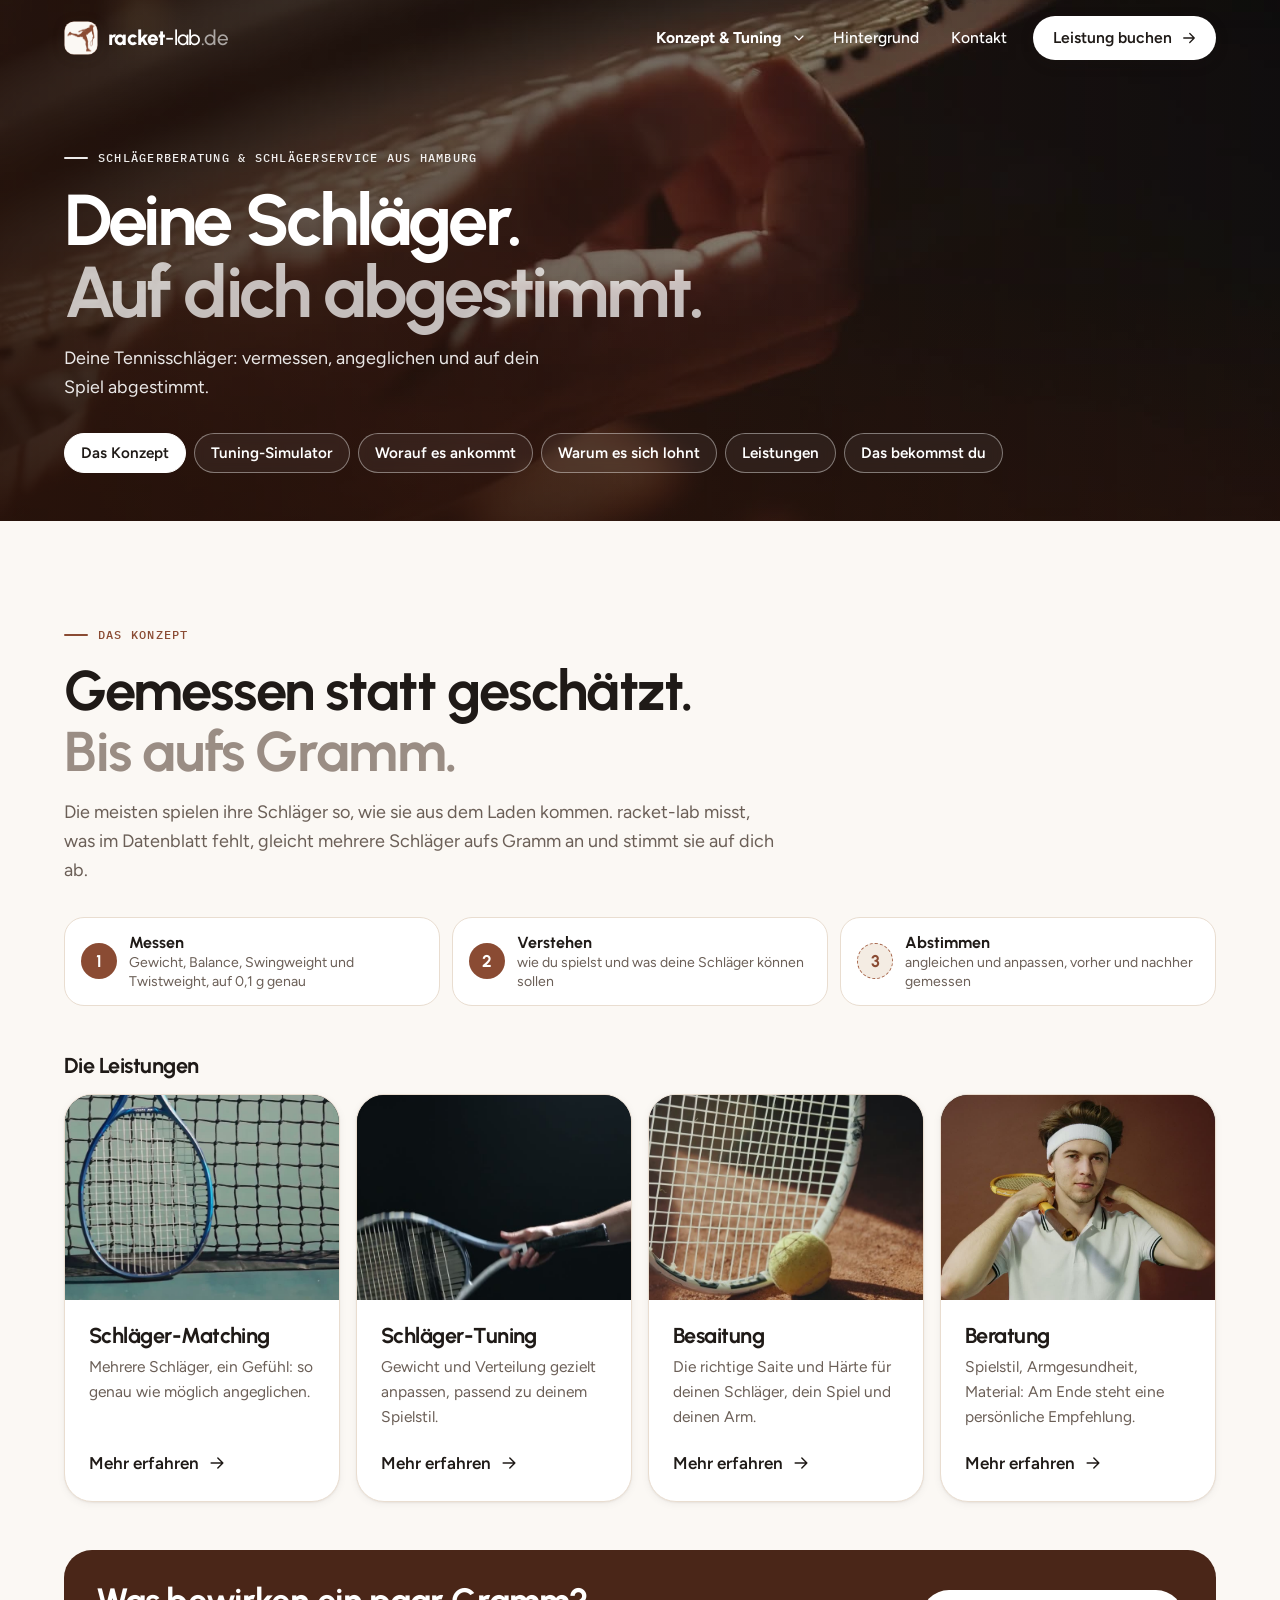
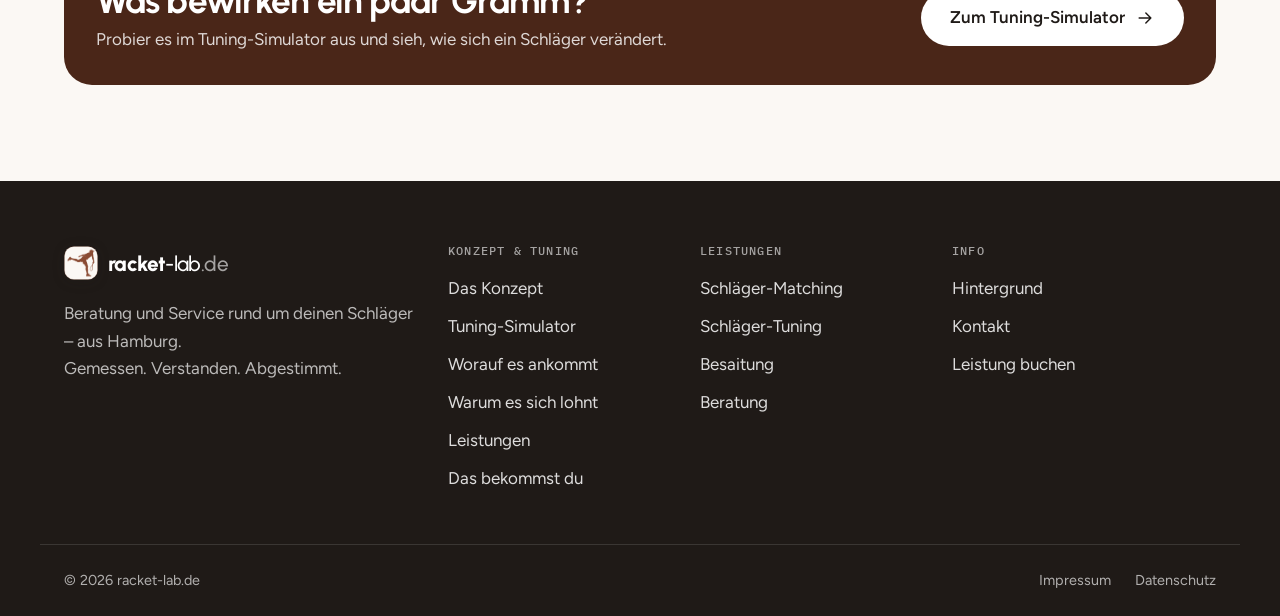
<file: index.html>
<!doctype html>
<html lang="de">
<head>
  <meta charset="utf-8">
  <meta name="viewport" content="width=device-width, initial-scale=1">
  <title>racket-lab.de – Schlägerberatung &amp; Schläger-Tuning aus Hamburg</title>
  <meta name="description" content="Schlägerberatung und Schlägerservice aus Hamburg: Dein Tennisschläger wird vermessen und auf dein Spiel abgestimmt. Matching, Tuning, Besaitung und Beratung, dazu Tuning-Simulator, die vier Kennwerte statisches Gewicht, Balance, Swingweight und Twistweight, warum sich Tuning lohnt und was du bekommst.">
  <meta name="theme-color" content="#8a4b33">
  <link rel="icon" href="assets/favicon.svg?v=3" type="image/svg+xml">
  <link rel="preconnect" href="https://fonts.googleapis.com">
  <link rel="preconnect" href="https://fonts.gstatic.com" crossorigin>
  <link href="https://fonts.googleapis.com/css2?family=Urbanist:wght@500;600;700;800&family=Figtree:wght@400;500;600&family=IBM+Plex+Mono:wght@500&family=Caveat:wght@600&display=swap" rel="stylesheet">
  <link rel="stylesheet" href="styles.css">
</head>
<body>
  <a class="skip-link" href="#main">Zum Inhalt springen</a>

  <svg width="0" height="0" style="position:absolute" aria-hidden="true">
    <symbol id="i-arrow" viewBox="0 0 24 24"><path d="M5 12h14M13 6l6 6-6 6"/></symbol>
    <symbol id="i-menu" viewBox="0 0 24 24"><path d="M4 7h16M4 12h16M4 17h16"/></symbol>
    <symbol id="i-close" viewBox="0 0 24 24"><path d="M6 6l12 12M18 6 6 18"/></symbol>
    <symbol id="i-chevron" viewBox="0 0 24 24"><path d="m6 9 6 6 6-6"/></symbol>
    <symbol id="i-sliders" viewBox="0 0 24 24"><path d="M4 6h10M18 6h2M4 12h4M12 12h8M4 18h12M20 18h0"/><circle cx="16" cy="6" r="2"/><circle cx="10" cy="12" r="2"/><circle cx="18" cy="18" r="2"/></symbol>
    <symbol id="i-heart" viewBox="0 0 24 24"><path d="M19.5 12.6 12 20l-7.5-7.4A5 5 0 1 1 12 6a5 5 0 1 1 7.5 6.6Z"/><path d="M8 12h2l1.5-2.5 2 4.5 1.5-2h1"/></symbol>
    <symbol id="i-gauge" viewBox="0 0 24 24"><path d="M12 14l4-4"/><path d="M3.3 19a10 10 0 1 1 17.4 0"/></symbol>
    <symbol id="i-up" viewBox="0 0 24 24"><path d="M12 19V5M6 11l6-6 6 6"/></symbol>
    <symbol id="i-down" viewBox="0 0 24 24"><path d="M12 5v14M6 13l6 6 6-6"/></symbol>
    <symbol id="i-flat" viewBox="0 0 24 24"><path d="M5 12h14"/></symbol>
  </svg>

  <header class="site-header" data-header>
    <div class="container header-inner">
      <a class="logo" href="index.html" aria-label="racket-lab.de – zur Startseite">
        <svg class="logo-mark" viewBox="0 0 64 64" aria-hidden="true"><rect x="0.75" y="0.75" width="62.5" height="62.5" rx="18" fill="#fbf8f4" stroke="#8a4b33" stroke-opacity=".28" stroke-width="1.5"/><image href="assets/img/logo-silhouette-lab.png" x="6.40" y="6.60" width="51.20" height="50.80"/></svg>
        <span class="logo-text">racket<span class="logo-light">-lab</span><span class="logo-tld">.de</span></span>
      </a>
      <nav class="main-nav" aria-label="Hauptnavigation" id="main-nav">
        <ul>
          <li class="has-sub">
            <a href="index.html" aria-current="page">Konzept &amp; Tuning</a>
            <button class="sub-toggle" type="button" aria-expanded="false" aria-controls="sub-tuning"><svg class="ic" aria-hidden="true"><use href="#i-chevron"/></svg><span class="sr-only">Untermenü Konzept und Tuning</span></button>
            <ul class="sub" id="sub-tuning">
              <li><a href="index.html#konzept">Das Konzept</a></li>
              <li><a href="index.html#tuning">Tuning-Simulator</a></li>
              <li><a href="index.html#kennwerte">Worauf es ankommt</a></li>
              <li><a href="index.html#warum">Warum es sich lohnt</a></li>
              <li><a href="index.html#leistungen">Leistungen</a></li>
              <li><a href="index.html#ergebnis">Das bekommst du</a></li>
            </ul>
          </li>
          <li><a href="about.html">Hintergrund</a></li>
          <li><a href="kontakt.html">Kontakt</a></li>
          <li class="nav-book-li"><a class="nav-book" href="buchen.html">Leistung buchen <svg class="ic" aria-hidden="true"><use href="#i-arrow"/></svg></a></li>
        </ul>
      </nav>
      <button class="menu-toggle" type="button" aria-expanded="false" aria-controls="main-nav" data-menu-toggle>
        <svg class="ic ic-open" aria-hidden="true"><use href="#i-menu"/></svg>
        <svg class="ic ic-close" aria-hidden="true"><use href="#i-close"/></svg>
        <span class="sr-only">Menü</span>
      </button>
    </div>
  </header>

  <main id="main">
    <section class="page-hero page-hero-compact page-hero-home" aria-labelledby="page-title">
      <div class="page-hero-media" aria-hidden="true">
        <video class="bg-video" muted loop playsinline preload="auto" data-autoplay poster="assets/img/poster-5731038.jpg" style="object-position:50% 55%"><source src="Videos/5731038-uhd_4096_2160_25fps.mp4" type="video/mp4"></video>
      </div>
      <div class="container">
        <p class="eyebrow eyebrow-light">Schlägerberatung &amp; Schlägerservice aus Hamburg</p>
        <h1 id="page-title">Deine Schläger. <span class="h1-soft">Auf dich abgestimmt.</span></h1>
        <p class="lead">Deine Tennisschläger: vermessen, angeglichen und auf dein Spiel abgestimmt.</p>
        <nav class="subnav tabs" aria-label="Themen">
          <a href="#konzept" data-tab="konzept">Das Konzept</a>
          <a href="#tuning" data-tab="tuning">Tuning-Simulator</a>
          <a href="#kennwerte" data-tab="kennwerte">Worauf es ankommt</a>
          <a href="#warum" data-tab="warum">Warum es sich lohnt</a>
          <a href="#leistungen" data-tab="leistungen">Leistungen</a>
          <a href="#ergebnis" data-tab="ergebnis">Das bekommst du</a>
        </nav>
      </div>
    </section>

    <!-- TAB 0: Startansicht -->
    <section class="section tab-panel" id="konzept" data-panel aria-labelledby="konzept-title">
      <div class="container">
        <div class="section-head section-head-left">
          <p class="eyebrow">Das Konzept</p>
          <h2 id="konzept-title" class="h-lg">Gemessen statt geschätzt. <span class="soft">Bis aufs Gramm.</span></h2>
          <p class="section-lead">Die meisten spielen ihre Schläger so, wie sie aus dem Laden kommen. racket-lab misst, was im Datenblatt fehlt, gleicht mehrere Schläger aufs Gramm an und stimmt sie auf dich ab.</p>
        </div>

        <ol class="measure-steps concept-steps">
          <li><b>1</b><span><strong>Messen</strong>Gewicht, Balance, Swingweight und Twistweight, auf 0,1 g genau</span></li>
          <li><b>2</b><span><strong>Verstehen</strong>wie du spielst und was deine Schläger können sollen</span></li>
          <li><b>3</b><span><strong>Abstimmen</strong>angleichen und anpassen, vorher und nachher gemessen</span></li>
        </ol>

        <h3 class="concept-sub">Die Leistungen</h3>
        <div class="svc-cards">
          <a class="svc-card" href="index.html#svc-matching">
            <div class="svc-media"><video class="bg-video" muted loop playsinline preload="metadata" data-autoplay poster="assets/img/poster-8224581.jpg" style="object-position:50% 84%" aria-hidden="true"><source src="Videos/8224581-hd_1080_1920_30fps.mp4" type="video/mp4"></video></div>
            <div class="svc-body">
              <h3>Schläger-Matching</h3>
              <p>Mehrere Schläger, ein Gefühl: so genau wie möglich angeglichen.</p>
              <span class="svc-more">Mehr erfahren <svg class="ic" aria-hidden="true"><use href="#i-arrow"/></svg></span>
            </div>
          </a>
          <a class="svc-card" href="index.html#svc-tuning">
            <div class="svc-media"><video class="bg-video" muted loop playsinline preload="metadata" data-autoplay data-start="3" poster="assets/img/poster-10340767.jpg" style="object-position:50% 70%" aria-hidden="true"><source src="Videos/10340767-uhd_2160_4096_25fps.mp4#t=3" type="video/mp4"></video></div>
            <div class="svc-body">
              <h3>Schläger-Tuning</h3>
              <p>Gewicht und Verteilung gezielt anpassen, passend zu deinem Spielstil.</p>
              <span class="svc-more">Mehr erfahren <svg class="ic" aria-hidden="true"><use href="#i-arrow"/></svg></span>
            </div>
          </a>
          <a class="svc-card" href="index.html#svc-stringing">
            <div class="svc-media"><video class="bg-video" muted loop playsinline preload="metadata" data-autoplay poster="assets/img/poster-5730324.jpg" style="object-position:50% 45%" aria-hidden="true"><source src="Videos/5730324-uhd_2160_4096_25fps.mp4" type="video/mp4"></video></div>
            <div class="svc-body">
              <h3>Besaitung</h3>
              <p>Die richtige Saite und Härte für deinen Schläger, dein Spiel und deinen Arm.</p>
              <span class="svc-more">Mehr erfahren <svg class="ic" aria-hidden="true"><use href="#i-arrow"/></svg></span>
            </div>
          </a>
          <a class="svc-card" href="index.html#svc-consulting">
            <div class="svc-media"><video class="bg-video" muted loop playsinline preload="metadata" data-autoplay poster="assets/img/poster-7648781.jpg" aria-hidden="true"><source src="Videos/7648781-uhd_3840_2160_30fps.mp4" type="video/mp4"></video></div>
            <div class="svc-body">
              <h3>Beratung</h3>
              <p>Spielstil, Armgesundheit, Material: Am Ende steht eine persönliche Empfehlung.</p>
              <span class="svc-more">Mehr erfahren <svg class="ic" aria-hidden="true"><use href="#i-arrow"/></svg></span>
            </div>
          </a>
        </div>

        <div class="cta-band concept-cta">
          <div>
            <h2>Was bewirken ein paar Gramm?</h2>
            <p>Probier es im Tuning-Simulator aus und sieh, wie sich ein Schläger verändert.</p>
          </div>
          <a class="btn btn-light btn-lg" href="#tuning">Zum Tuning-Simulator <svg class="ic" aria-hidden="true"><use href="#i-arrow"/></svg></a>
        </div>
      </div>
    </section>

    <!-- TAB 1 -->
    <section class="section tab-panel tuning-tab" id="tuning" data-panel aria-labelledby="tuning-title">
      <div class="container">
        <div class="section-head section-head-left">
          <p class="eyebrow">Probier es aus</p>
          <h2 id="tuning-title" class="h-lg">Tuning-Simulator</h2>
          <p class="section-lead">Ein paar Gramm an der richtigen Stelle verändern, wie sich dein Schläger spielt.</p>
        </div>

        <div class="tsim" data-tsim>
          <div class="tsim-photo"><div class="tsim-photo-inner">
            <img src="assets/img/racket-clay-top.jpg?v=3" alt="Tennisschläger von oben auf dem Sandplatz" width="2000" height="1333" loading="lazy">
            <span class="tsim-mark" data-mark="12" style="--x:58.9%;--y:6.6%"><b></b></span>
            <span class="tsim-mark" data-mark="39" style="--x:69.8%;--y:29.1%"><b></b></span>
            <span class="tsim-mark" data-mark="39" style="--x:48%;--y:29.1%"><b></b></span>
            <span class="tsim-mark" data-mark="6" style="--x:58.9%;--y:51.3%"><b></b></span>
            <span class="tsim-mark" data-mark="heart" style="--x:58.7%;--y:67%"><b></b></span>
            <span class="tsim-mark" data-mark="grip" style="--x:59.1%;--y:84%"><b></b></span>
          </div></div>

          <div class="tsim-panel tsim-controls">
            <p class="ws-kicker">Deine Stellschrauben</p>
            <h3>Gewicht platzieren</h3>
            <p class="tsim-hint">Regler nach oben ziehen für mehr, nach unten für weniger Gewicht.</p>
            <ul class="knobs">
              <li class="knob-row" data-row="12">
                <div class="knob" role="slider" tabindex="0" data-knob="12" aria-label="Gewicht 12 Uhr" aria-valuemin="-10" aria-valuemax="10" aria-valuenow="0" aria-valuetext="0 Gramm">
                  <svg viewBox="0 0 64 64" aria-hidden="true"><circle class="knob-track" cx="32" cy="32" r="26"/><path class="knob-arc" d=""/><circle class="knob-cap" cx="32" cy="32" r="19"/><line class="knob-ptr" x1="32" y1="32" x2="32" y2="17"/></svg>
                </div>
                <div class="knob-meta"><span class="knob-label">12 Uhr</span><span class="knob-sub">Kopfspitze</span></div>
                <div class="knob-ctl">
                  <output class="knob-val" data-val="12">0 g</output>
                  <span class="knob-steps"><button type="button" data-step="-1" aria-label="12 Uhr – 1 Gramm weniger">&minus;</button><button type="button" data-step="1" aria-label="12 Uhr – 1 Gramm mehr">+</button></span>
                </div>
              </li>              <li class="knob-row" data-row="39">
                <div class="knob" role="slider" tabindex="0" data-knob="39" aria-label="Gewicht 3 und 9 Uhr" aria-valuemin="-10" aria-valuemax="10" aria-valuenow="0" aria-valuetext="0 Gramm">
                  <svg viewBox="0 0 64 64" aria-hidden="true"><circle class="knob-track" cx="32" cy="32" r="26"/><path class="knob-arc" d=""/><circle class="knob-cap" cx="32" cy="32" r="19"/><line class="knob-ptr" x1="32" y1="32" x2="32" y2="17"/></svg>
                </div>
                <div class="knob-meta"><span class="knob-label">3 und 9 Uhr</span><span class="knob-sub">Seiten am Kopf</span></div>
                <div class="knob-ctl">
                  <output class="knob-val" data-val="39">0 g</output>
                  <span class="knob-steps"><button type="button" data-step="-1" aria-label="3 und 9 Uhr – 1 Gramm weniger">&minus;</button><button type="button" data-step="1" aria-label="3 und 9 Uhr – 1 Gramm mehr">+</button></span>
                </div>
              </li>              <li class="knob-row" data-row="6">
                <div class="knob" role="slider" tabindex="0" data-knob="6" aria-label="Gewicht 6 Uhr" aria-valuemin="-10" aria-valuemax="10" aria-valuenow="0" aria-valuetext="0 Gramm">
                  <svg viewBox="0 0 64 64" aria-hidden="true"><circle class="knob-track" cx="32" cy="32" r="26"/><path class="knob-arc" d=""/><circle class="knob-cap" cx="32" cy="32" r="19"/><line class="knob-ptr" x1="32" y1="32" x2="32" y2="17"/></svg>
                </div>
                <div class="knob-meta"><span class="knob-label">6 Uhr</span><span class="knob-sub">unten am Kopf</span></div>
                <div class="knob-ctl">
                  <output class="knob-val" data-val="6">0 g</output>
                  <span class="knob-steps"><button type="button" data-step="-1" aria-label="6 Uhr – 1 Gramm weniger">&minus;</button><button type="button" data-step="1" aria-label="6 Uhr – 1 Gramm mehr">+</button></span>
                </div>
              </li>              <li class="knob-row" data-row="heart">
                <div class="knob" role="slider" tabindex="0" data-knob="heart" aria-label="Gewicht Herz" aria-valuemin="-10" aria-valuemax="10" aria-valuenow="0" aria-valuetext="0 Gramm">
                  <svg viewBox="0 0 64 64" aria-hidden="true"><circle class="knob-track" cx="32" cy="32" r="26"/><path class="knob-arc" d=""/><circle class="knob-cap" cx="32" cy="32" r="19"/><line class="knob-ptr" x1="32" y1="32" x2="32" y2="17"/></svg>
                </div>
                <div class="knob-meta"><span class="knob-label">Herz</span><span class="knob-sub">Schlägerhals</span></div>
                <div class="knob-ctl">
                  <output class="knob-val" data-val="heart">0 g</output>
                  <span class="knob-steps"><button type="button" data-step="-1" aria-label="Herz – 1 Gramm weniger">&minus;</button><button type="button" data-step="1" aria-label="Herz – 1 Gramm mehr">+</button></span>
                </div>
              </li>              <li class="knob-row" data-row="grip">
                <div class="knob" role="slider" tabindex="0" data-knob="grip" aria-label="Gewicht Griff" aria-valuemin="-10" aria-valuemax="10" aria-valuenow="0" aria-valuetext="0 Gramm">
                  <svg viewBox="0 0 64 64" aria-hidden="true"><circle class="knob-track" cx="32" cy="32" r="26"/><path class="knob-arc" d=""/><circle class="knob-cap" cx="32" cy="32" r="19"/><line class="knob-ptr" x1="32" y1="32" x2="32" y2="17"/></svg>
                </div>
                <div class="knob-meta"><span class="knob-label">Griff</span><span class="knob-sub">im Griff / unterm Griffband</span></div>
                <div class="knob-ctl">
                  <output class="knob-val" data-val="grip">0 g</output>
                  <span class="knob-steps"><button type="button" data-step="-1" aria-label="Griff – 1 Gramm weniger">&minus;</button><button type="button" data-step="1" aria-label="Griff – 1 Gramm mehr">+</button></span>
                </div>
              </li>            </ul>
            <button type="button" class="tsim-reset" data-reset>Alles auf 0</button>
          </div>

          <div class="tsim-panel tsim-results">
            <p class="ws-kicker">So verändert sich dein Schläger</p>
            <ul class="res-list" aria-live="polite">
              <li class="res" data-res="weight">
                <span class="res-k">Statisches Gewicht</span>
                <span class="res-v"><b data-v></b> <small>g</small></span>
                <span class="res-d" data-d></span>
                <span class="res-bar" aria-hidden="true"><i data-bar></i></span>
                <span class="res-note" data-note></span>
              </li>              <li class="res" data-res="balance">
                <span class="res-k">Balance</span>
                <span class="res-v"><b data-v></b> <small>cm</small></span>
                <span class="res-d" data-d></span>
                <span class="res-bar" aria-hidden="true"><i data-bar></i></span>
                <span class="res-note" data-note></span>
              </li>              <li class="res" data-res="sw">
                <span class="res-k">Swingweight</span>
                <span class="res-v"><b data-v></b> <small>kg·cm²</small></span>
                <span class="res-d" data-d></span>
                <span class="res-bar" aria-hidden="true"><i data-bar></i></span>
                <span class="res-note" data-note></span>
              </li>              <li class="res" data-res="tw">
                <span class="res-k">Twistweight</span>
                <span class="res-v"><b data-v></b> <small>kg·cm²</small></span>
                <span class="res-d" data-d></span>
                <span class="res-bar" aria-hidden="true"><i data-bar></i></span>
                <span class="res-note" data-note></span>
              </li>            </ul>
            <p class="tsim-note">Richtwerte an einem Beispielschläger, keine exakten Angaben. Sie zeigen dir aber gut, was welche Stellschraube bewirkt.</p>
          </div>
        </div>
        <div class="goal-trio">
          <article class="goal-card">
            <span class="goal-ic"><svg class="ic" aria-hidden="true"><use href="#i-sliders"/></svg></span>
            <h3>Spielstil</h3>
            <p>Mehr Kontrolle, mehr Power oder mehr Spin – abgestimmt darauf, wie du spielst.</p>
          </article>
          <article class="goal-card">
            <span class="goal-ic"><svg class="ic" aria-hidden="true"><use href="#i-heart"/></svg></span>
            <h3>Gesundheit</h3>
            <p>Die richtige Masse und Saite nehmen Vibrationen aus dem Arm und entlasten Ellenbogen und Handgelenk.</p>
          </article>
          <article class="goal-card">
            <span class="goal-ic"><svg class="ic" aria-hidden="true"><use href="#i-gauge"/></svg></span>
            <h3>Performance</h3>
            <p>Stabiler im Treffpunkt, schneller im Schwung, verlässlicher unter Druck.</p>
          </article>
        </div>

        <div class="cta-band tuning-cta">
          <div>
            <h2>Welches Setup passt zu dir?</h2>
            <p>Im Tuning-Termin wird dein Schläger vermessen und gemeinsam abgestimmt.</p>
          </div>
          <a class="btn btn-light btn-lg" href="buchen.html#tuning">Schläger-Tuning buchen <svg class="ic" aria-hidden="true"><use href="#i-arrow"/></svg></a>
        </div>
      </div>
    </section>

    <!-- TAB 2 -->
    <section class="section tab-panel" id="kennwerte" data-panel aria-labelledby="kennwerte-title">
      <div class="container">
        <div class="section-head section-head-left">
          <p class="eyebrow">Worauf es ankommt</p>
          <h2 id="kennwerte-title" class="h-lg">Vier Werte. <span class="soft">Ein Gefühl auf dem Platz.</span></h2>
        </div>
        <div class="xp-grid">
          <article class="xp-card">
            <div class="xp-frame" data-explainer="static"></div>
            <div class="xp-body">
              <span class="xp-num">01</span>
              <div>
                <h3>Statisches Gewicht</h3>
                <p>Das Gewicht des besaiteten Schlägers. Mehr Masse bringt Stabilität und Ruhe im Treffpunkt, kostet aber auch mehr Kraft.</p>
              </div>
            </div>
          </article>
          <article class="xp-card">
            <div class="xp-frame" data-explainer="balance"></div>
            <div class="xp-body">
              <span class="xp-num">02</span>
              <div>
                <h3>Balance</h3>
                <p>Wo der Schwerpunkt liegt, gemessen ab dem Griffende. Ein kopflastiger Schläger fühlt sich kraftvoll an, ein kopfleichter wendig und kontrolliert.</p>
              </div>
            </div>
          </article>
          <article class="xp-card">
            <div class="xp-frame" data-explainer="swing"></div>
            <div class="xp-body">
              <span class="xp-num">03</span>
              <div>
                <h3>Swingweight <span class="tag">Oft unterschätzt</span></h3>
                <p>Das Schwunggewicht: wie schwer sich der Schläger im Schwung anfühlt. Einer der wichtigsten Werte überhaupt, und trotzdem steht er selten im Datenblatt. Je niedriger das Swingweight, desto schneller kannst du den Schläger schwingen.</p>
              </div>
            </div>
          </article>
          <article class="xp-card">
            <div class="xp-frame" data-explainer="twist"></div>
            <div class="xp-body">
              <span class="xp-num">04</span>
              <div>
                <h3>Twistweight <span class="tag">Selten angegeben</span></h3>
                <p>Der Widerstand gegen Verdrehen – im Datenblatt genauso selten zu finden wie das Swingweight. Er bestimmt, wie stabil der Schläger im Treffpunkt bleibt und wie viel Spin du spielen kannst.</p>
              </div>
            </div>
          </article>
        </div>
      </div>
    </section>
    <!-- TAB 3 -->
    <section class="section tab-panel" id="warum" data-panel aria-labelledby="warum-title">
      <div class="container">
        <div class="section-head section-head-left">
          <p class="eyebrow">Warum es sich lohnt</p>
          <h2 id="warum-title" class="h-lg">Vier gute Gründe <span class="soft">für einen abgestimmten Schläger.</span></h2>
        </div>
        <div class="why-cards">
          <article class="why-card">
            <div class="why-media"><img src="assets/img/racket-matching-hq.avif" alt="Sechs Schläger desselben Modells nebeneinander" width="900" height="1176" loading="lazy" style="object-position:50% 45%"></div>
            <div class="why-body">
              <h3>Gleiches Modell, anderes Gefühl</h3>
              <p>Zwei Schläger desselben Modells sind ab Werk selten wirklich gleich. Gewicht, Balance und Schwunggewicht weichen oft spürbar voneinander ab – und damit auch, wie sich jeder Schläger spielt.</p>
            </div>
          </article>
          <article class="why-card">
            <div class="why-media"><img src="assets/img/arm-forearm.jpg" alt="Hand umfasst den Unterarm, um Beschwerden zu lindern" width="1280" height="720" loading="lazy" style="object-position:50% 45%"></div>
            <div class="why-body">
              <h3>Entlastung für deinen Arm</h3>
              <p>Beschwerden entstehen oft durch eine ungünstige Kombination aus Material, Schlägereigenschaften und Spielstil. Die richtige Abstimmung kann deinen Arm entlasten.</p>
            </div>
          </article>
          <article class="why-card">
            <div class="why-media"><img src="assets/img/backhand-player.jpg" alt="Rückhandschlag auf dem Tennisplatz" width="1400" height="933" loading="lazy" style="object-position:35% 50%"></div>
            <div class="why-body">
              <h3>Hol mehr aus deinem Spiel raus</h3>
              <p>Wenn Schläger und Spielstil zusammenpassen, triffst du sauberer, kontrollierter und mit mehr Selbstvertrauen. Oft machen schon wenige Gramm an der richtigen Stelle einen deutlichen Unterschied.</p>
            </div>
          </article>
          <article class="why-card">
            <div class="why-media"><img src="assets/img/pro-clay-stadium.jpg" alt="Profi-Match auf dem Sandplatz im vollen Stadion, an der Bank die Schlägertaschen" width="1100" height="1650" loading="lazy" style="object-position:50% 46%"></div>
            <div class="why-body">
              <h3 lang="en">The Pros are doing it!</h3>
              <p>Auf der Profi-Tour spielt kaum jemand einen Schläger direkt aus dem Laden. Die Profis lassen ihre Schläger vermessen, angleichen und genau auf ihr Spiel abstimmen – damit sich jeder Schläger in der Tasche gleich anfühlt.</p>
            </div>
          </article>
        </div>
      </div>
    </section>

    <!-- TAB: Leistungen -->
    <section class="section tab-panel" id="leistungen" data-panel aria-labelledby="leistungen-title">
      <div class="container">
        <div class="section-head section-head-left">
          <p class="eyebrow">Leistungen</p>
          <h2 id="leistungen-title" class="h-lg">Beratung und Handwerk. <span class="soft">Einzeln oder kombiniert.</span></h2>
          <p class="section-lead">Bei jeder Leistung weißt du vorher, was du am Ende schwarz auf weiß bekommst.</p>
        </div>
        <nav class="svc-jump" aria-label="Leistungen im Überblick">
          <a href="#svc-matching">Schläger-Matching</a>
          <a href="#svc-tuning">Schläger-Tuning</a>
          <a href="#svc-stringing">Besaitung</a>
          <a href="#svc-consulting">Beratung</a>
          <a class="svc-jump-cta" href="buchen.html">Leistung buchen <svg class="ic" aria-hidden="true"><use href="#i-arrow"/></svg></a>
        </nav>
      </div>
      <div class="container svc-rows">
        <article class="svc-row" id="svc-matching" aria-labelledby="svc-matching-title">
          <div class="svc-row-media" aria-hidden="true">
            <video class="bg-video" muted loop playsinline preload="metadata" data-autoplay poster="assets/img/poster-8224581.jpg" style="object-position:50% 84%"><source src="Videos/8224581-hd_1080_1920_30fps.mp4" type="video/mp4"></video>
          </div>
          <div>
            <h2 id="svc-matching-title">Schläger-Matching</h2>
            <p>Schläger desselben Modells sind ab Werk selten identisch. Deine Schläger werden vermessen, Gewicht, Balance, Swingweight und Twistweight so genau wie möglich angeglichen. So fühlt sich jeder gleich an, und du musst dich beim Wechsel nicht umgewöhnen.</p>
            <p class="deliverable"><svg class="ic" aria-hidden="true"><use href="#i-check"/></svg><span><strong>Du erhältst:</strong> die Messwerte aller Schläger vor und nach dem Matching. Auf Wunsch mit 30 Minuten Beratung vorab und anschließender Besaitung.</span></p>
            <p class="svc-note"><b>Unbesaitet:</b> Matching und Tuning erfolgen ohne Saite. Schick oder bring deine Schläger am besten schon unbesaitet. Ohne gebuchte Besaitung bekommst du sie unbesaitet zurück.</p>
            <a class="btn btn-primary" href="buchen.html#matching">Schläger-Matching buchen <svg class="ic" aria-hidden="true"><use href="#i-arrow"/></svg></a>
          </div>
        </article>

        <article class="svc-row" id="svc-tuning" aria-labelledby="svc-tuning-title">
          <div class="svc-row-media" aria-hidden="true">
            <video class="bg-video" muted loop playsinline preload="metadata" data-autoplay data-start="3" poster="assets/img/poster-10340767.jpg"><source src="Videos/10340767-uhd_2160_4096_25fps.mp4#t=3" type="video/mp4"></video>
          </div>
          <div>
            <h2 id="svc-tuning-title">Schläger-Tuning</h2>
            <p>Gezielte Anpassungen an Gewicht und Gewichtsverteilung, abgestimmt auf dein Ziel und deinen Spielstil. Gemessen wird vorher und nachher, damit jede Änderung nachvollziehbar bleibt.</p>
            <ul class="chips" aria-label="Mögliche Ziele">
              <li>Power</li><li>Kontrolle</li><li>Stabilität</li><li>Handlichkeit</li><li>Komfort</li>
            </ul>
            <p class="deliverable"><svg class="ic" aria-hidden="true"><use href="#i-check"/></svg><span><strong>Du erhältst:</strong> eine Dokumentation aller Änderungen samt Messwerten. Auf Wunsch mit 60 Minuten Beratung vorab und anschließender Besaitung.</span></p>
            <p class="svc-note"><b>Unbesaitet:</b> Matching und Tuning erfolgen ohne Saite. Schick oder bring deine Schläger am besten schon unbesaitet. Ohne gebuchte Besaitung bekommst du sie unbesaitet zurück.</p>
            <a class="btn btn-primary" href="buchen.html#tuning">Schläger-Tuning buchen <svg class="ic" aria-hidden="true"><use href="#i-arrow"/></svg></a>
          </div>
        </article>

        <article class="svc-row" id="svc-stringing" aria-labelledby="svc-stringing-title">
          <div class="svc-row-media" aria-hidden="true">
            <video class="bg-video" muted loop playsinline preload="metadata" data-autoplay poster="assets/img/poster-5731038.jpg"><source src="Videos/5731038-uhd_4096_2160_25fps.mp4" type="video/mp4"></video>
          </div>
          <div>
            <h2 id="svc-stringing-title">Besaitung</h2>
            <p>Professionelle Besaitung mit Empfehlung zu Saite und Besaitungshärte – passend zu deinem Schläger, deinem Spielstil und deinem Arm.</p>
            <p class="deliverable"><svg class="ic" aria-hidden="true"><use href="#i-check"/></svg><span><strong>Du erhältst:</strong> deine Besaitung und eine persönliche Empfehlung zu Saite und Härte.</span></p>
            <a class="btn btn-primary" href="buchen.html#besaitung">Besaitung buchen <svg class="ic" aria-hidden="true"><use href="#i-arrow"/></svg></a>
          </div>
        </article>

        <article class="svc-row" id="svc-consulting" aria-labelledby="svc-consulting-title">
          <div class="svc-row-media" aria-hidden="true">
            <video class="bg-video" muted loop playsinline preload="metadata" data-autoplay poster="assets/img/poster-7648781.jpg"><source src="Videos/7648781-uhd_3840_2160_30fps.mp4" type="video/mp4"></video>
          </div>
          <div>
            <h2 id="svc-consulting-title">Beratung</h2>
            <p>Im Gespräch geht es um deinen Spielstil, deine Vorlieben, Stärken und Schwächen, um Armgesundheit und darum, was dein Schläger können soll. Am Ende steht eine persönliche Empfehlung. Einzeln buchbar oder kombinierbar mit jeder anderen Leistung.</p>
            <div class="formats-mini">
              <div><strong>30<small>Min.</small></strong><span>Besaitungsfragen</span></div>
              <div><strong>60<small>Min.</small></strong><span>Spielanalyse &amp; Schläger-Optimierung</span></div>
            </div>
            <p class="deliverable"><svg class="ic" aria-hidden="true"><use href="#i-check"/></svg><span><strong>Du erhältst:</strong> eine persönliche Materialempfehlung.</span></p>
            <a class="btn btn-primary" href="buchen.html#beratung">Beratung buchen <svg class="ic" aria-hidden="true"><use href="#i-arrow"/></svg></a>
          </div>
        </article>
      </div>
      <div class="container svc-cta">
        <div class="cta-band">
          <div>
            <h2>Nicht sicher, was du brauchst?</h2>
            <p>Starte mit einer Beratung – gemeinsam findet sich der richtige Weg.</p>
          </div>
          <a class="btn btn-light btn-lg" href="kontakt.html">Kontakt aufnehmen <svg class="ic" aria-hidden="true"><use href="#i-arrow"/></svg></a>
        </div>
      </div>
    </section>

    <!-- TAB 4 -->
    <section class="section tab-panel" id="ergebnis" data-panel aria-labelledby="ergebnis-title">
      <div class="container">
        <div class="section-head section-head-left">
          <p class="eyebrow">Das bekommst du</p>
          <h2 id="ergebnis-title" class="h-lg">Gemessen, angepasst, <span class="soft">dokumentiert.</span></h2>
          <p class="section-lead">Nach jedem Matching und Tuning bekommst du ein Zertifikat mit allen Werten und jeder Anpassung, schwarz auf weiß.</p>
        </div>

        <ol class="measure-steps">
          <li><b>1</b><span><strong>Vorher messen</strong>unbesaitet, jeder Schläger einzeln</span></li>
          <li><b>2</b><span><strong>Anpassen und nachmessen</strong>wieder unbesaitet, bis die Werte stimmen</span></li>
          <li><b>3</b><span><strong>Besaitet messen</strong>optional, wenn auch besaitet wird</span></li>
        </ol>

        <div class="result-grid">
          <figure class="cert-stage">
            <article class="doc" aria-label="Beispiel eines Matching-Zertifikats">
              <span class="doc-watermark" aria-hidden="true">Muster</span>
              <header class="doc-head">
                <div class="doc-brand">
                  <svg class="logo-mark" viewBox="0 0 64 64" aria-hidden="true"><rect x="0.75" y="0.75" width="62.5" height="62.5" rx="18" fill="#fbf8f4" stroke="#8a4b33" stroke-opacity=".28" stroke-width="1.5"/><image href="assets/img/logo-silhouette-lab.png" x="6.40" y="6.60" width="51.20" height="50.80"/></svg>
                  <span><b>racket-lab.de</b><small>Schlägerberatung &amp; Schlägerservice</small></span>
                </div>
                <dl class="doc-ref">
                  <div><dt>Auftrag</dt><dd>2026-0147</dd></div>
                  <div><dt>Datum</dt><dd>14.11.2026</dd></div>
                </dl>
              </header>

              <h3 class="doc-title">Matching-Zertifikat <span>Messprotokoll</span></h3>

              <dl class="doc-info">
                <div><dt>Name</dt><dd>Alex Muster</dd></div>
                <div><dt>Schläger</dt><dd>3 × gleiches Modell, Griffstärke 3</dd></div>
                <div><dt>Leistung</dt><dd>Schläger-Matching</dd></div>
                <div><dt>Referenz</dt><dd>Schläger 3 (schwerster)</dd></div>
              </dl>

              <section class="doc-sec">
                <h4><span>1</span> Messwerte unbesaitet</h4>
                <table class="doc-table">
                  <caption class="sr-only">Messwerte unbesaitet vor und nach dem Matching</caption>
                  <thead><tr><th scope="col">Schläger</th><th scope="col"></th><th scope="col">Gewicht <small>g</small></th><th scope="col">Balance <small>cm</small></th><th scope="col">SW <small>kg·cm²</small></th><th scope="col">TW <small>kg·cm²</small></th></tr></thead>
                  <tbody>
                    <tr class="pre"><th scope="rowgroup" rowspan="2">1</th><td>vorher</td><td>301,4</td><td>31,5</td><td>297</td><td>13,4</td></tr>
                    <tr class="post"><td>nachher</td><td>304,7</td><td>31,8</td><td>305</td><td>13,7</td></tr>
                    <tr class="pre"><th scope="rowgroup" rowspan="2">2</th><td>vorher</td><td>303,2</td><td>31,9</td><td>302</td><td>13,6</td></tr>
                    <tr class="post"><td>nachher</td><td>304,9</td><td>31,8</td><td>305</td><td>13,7</td></tr>
                    <tr class="pre"><th scope="rowgroup" rowspan="2">3</th><td>vorher</td><td>304,8</td><td>31,8</td><td>305</td><td>13,7</td></tr>
                    <tr class="post"><td>nachher</td><td>304,8</td><td>31,8</td><td>305</td><td>13,7</td></tr>
                  </tbody>
                  <tfoot>
                    <tr><th scope="row" rowspan="2">Max. Abw.</th><td>vorher</td><td>3,4</td><td>0,4</td><td>8</td><td>0,3</td></tr>
                    <tr class="ok"><td>nachher</td><td>0,2</td><td>0,0</td><td>0</td><td>0,0</td></tr>
                  </tfoot>
                </table>
              </section>

              <section class="doc-sec">
                <h4><span>2</span> Durchgeführte Anpassungen</h4>
                <table class="doc-table doc-adj">
                  <caption class="sr-only">Anpassungen je Schläger</caption>
                  <thead><tr><th scope="col">Schläger</th><th scope="col">Position</th><th scope="col">Material</th><th scope="col">Menge</th></tr></thead>
                  <tbody>
                    <tr><th scope="row" rowspan="3">1</th><td>12 Uhr</td><td>Bleiband</td><td>1,0 g</td></tr>
                    <tr><td>3 und 9 Uhr</td><td>Bleiband</td><td>je 0,6 g</td></tr>
                    <tr><td>Griff</td><td>Silikon</td><td>1,1 g</td></tr>
                    <tr><th scope="row" rowspan="2">2</th><td>12 Uhr</td><td>Bleiband</td><td>0,6 g</td></tr>
                    <tr><td>3 und 9 Uhr</td><td>Bleiband</td><td>je 0,3 g</td></tr>
                    <tr><th scope="row">3</th><td colspan="3">Referenz, unverändert</td></tr>
                  </tbody>
                </table>
              </section>

              <section class="doc-sec">
                <h4><span>3</span> Messwerte besaitet <em>optional</em></h4>
                <p class="doc-string">Polyester 1,25 mm · Härte 23/22 kg</p>
                <table class="doc-table">
                  <caption class="sr-only">Messwerte nach der Besaitung</caption>
                  <thead><tr><th scope="col">Schläger</th><th scope="col">Gewicht <small>g</small></th><th scope="col">Balance <small>cm</small></th><th scope="col">SW <small>kg·cm²</small></th><th scope="col">TW <small>kg·cm²</small></th></tr></thead>
                  <tbody>
                    <tr><th scope="row">1</th><td>321,5</td><td>33,0</td><td>324</td><td>14,4</td></tr>
                    <tr><th scope="row">2</th><td>321,7</td><td>33,0</td><td>324</td><td>14,4</td></tr>
                    <tr><th scope="row">3</th><td>321,6</td><td>33,0</td><td>325</td><td>14,4</td></tr>
                  </tbody>
                </table>
              </section>

              <p class="doc-method">Alle Werte ohne Besaitung gemessen, sofern nicht anders angegeben. Balance ab Griffende. SW = Swingweight (Achse 10 cm über dem Griffende), TW = Twistweight. Gewicht mit Präzisionswaage, Auflösung 0,1 g.</p>
              <footer class="doc-foot">
                <span>racket-lab.de · max.mustermann@example.com</span>
                <span>Auftrag 2026-0147 · Seite 1 von 1</span>
              </footer>
            </article>
          </figure>

          <aside class="tools" aria-labelledby="tools-title">
            <h3 id="tools-title" class="tools-title">Die Werkzeuge</h3>
            <ul class="tool-list">
              <li class="tool">
                <div class="tool-img"><img src="assets/img/swingweight-device.jpg" alt="Swingweight-Messgerät mit Schlägerwiege und Klettband" width="554" height="554" loading="lazy"></div>
                <div class="tool-body"><span class="tool-k">Swingweight · Twistweight</span><h4>Swingweight-Messgerät</h4><p>Federgetriebene Wiege, in die der Schläger am Griff eingespannt wird. Das Smartphone misst die Schwingung.</p></div>
              </li>
              <li class="tool">
                <div class="tool-img"><img src="assets/img/balance-measure.jpg" alt="Schläger auf der Balance-Vorrichtung mit Präzisionswaage und Smartphone" width="554" height="554" loading="lazy"></div>
                <div class="tool-body"><span class="tool-k">Balance · Gewicht</span><h4>Balance-Vorrichtung und Präzisionswaage</h4><p>Misst Balance und Gewicht, genau auf 0,1 g.</p></div>
              </li>
              <li class="tool">
                <div class="tool-img"><img src="assets/img/stringing-machine.jpg" alt="Elektronische Besaitungsmaschine mit Linearzug" width="800" height="600" loading="lazy"></div>
                <div class="tool-body"><span class="tool-k">Besaitung</span><h4>Besaitungsmaschine</h4><p>Elektronischer Linearzug für eine konstante, exakt eingestellte Besaitungshärte.</p></div>
              </li>
            </ul>
          </aside>
        </div>
      </div>    </section>
  </main>

  <footer class="site-footer">
    <div class="container footer-grid">
      <div>
        <a class="logo logo-footer" href="index.html" aria-label="racket-lab.de – zur Startseite">
          <svg class="logo-mark" viewBox="0 0 64 64" aria-hidden="true"><rect x="0.75" y="0.75" width="62.5" height="62.5" rx="18" fill="#fbf8f4" stroke="#8a4b33" stroke-opacity=".28" stroke-width="1.5"/><image href="assets/img/logo-silhouette-lab.png" x="6.40" y="6.60" width="51.20" height="50.80"/></svg>
          <span class="logo-text">racket<span class="logo-light">-lab</span><span class="logo-tld">.de</span></span>
        </a>
        <p class="footer-claim">Beratung und Service rund um deinen Schläger – aus Hamburg.<br>Gemessen. Verstanden. Abgestimmt.</p>
      </div>
      <nav aria-label="Footer: Konzept und Tuning">
        <h2 class="footer-h">Konzept &amp; Tuning</h2>
        <ul>
          <li><a href="index.html#konzept">Das Konzept</a></li>
          <li><a href="index.html#tuning">Tuning-Simulator</a></li>
          <li><a href="index.html#kennwerte">Worauf es ankommt</a></li>
          <li><a href="index.html#warum">Warum es sich lohnt</a></li>
          <li><a href="index.html#leistungen">Leistungen</a></li>
          <li><a href="index.html#ergebnis">Das bekommst du</a></li>
        </ul>
      </nav>
      <nav aria-label="Footer: Leistungen">
        <h2 class="footer-h">Leistungen</h2>
        <ul>
          <li><a href="index.html#svc-matching">Schläger-Matching</a></li>
          <li><a href="index.html#svc-tuning">Schläger-Tuning</a></li>
          <li><a href="index.html#svc-stringing">Besaitung</a></li>
          <li><a href="index.html#svc-consulting">Beratung</a></li>
        </ul>
      </nav>
      <nav aria-label="Footer: Info">
        <h2 class="footer-h">Info</h2>
        <ul>
          <li><a href="about.html">Hintergrund</a></li>
          <li><a href="kontakt.html">Kontakt</a></li>
          <li><a href="buchen.html">Leistung buchen</a></li>
        </ul>
      </nav>
    </div>
    <div class="container footer-bottom">
      <p>© <span data-year>2026</span> racket-lab.de</p>
      <ul>
        <li>Impressum</li>
        <li>Datenschutz</li>
      </ul>
    </div>
  </footer>

  <script src="main.js" defer></script>
  <script src="tuning-sim.js" defer></script>
  <script src="explainer.js" defer></script>
</body>
</html>
</file>
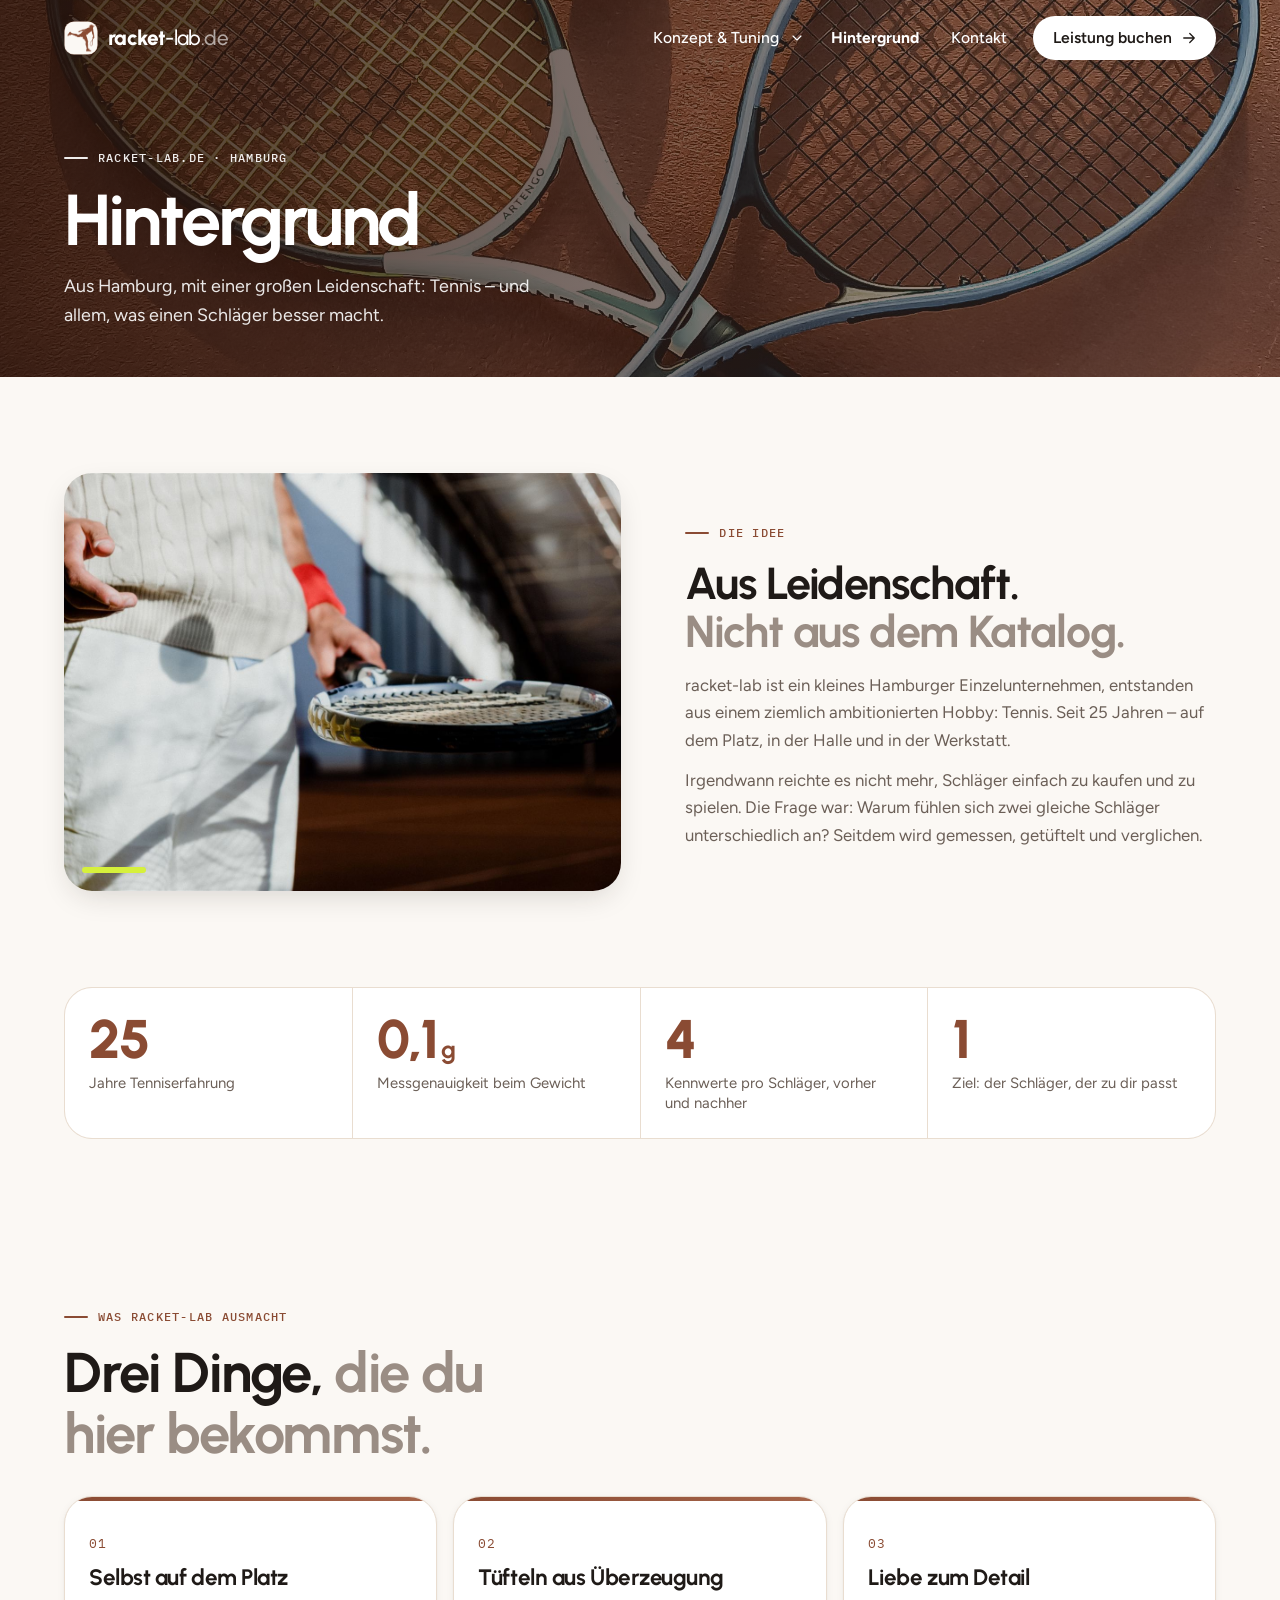
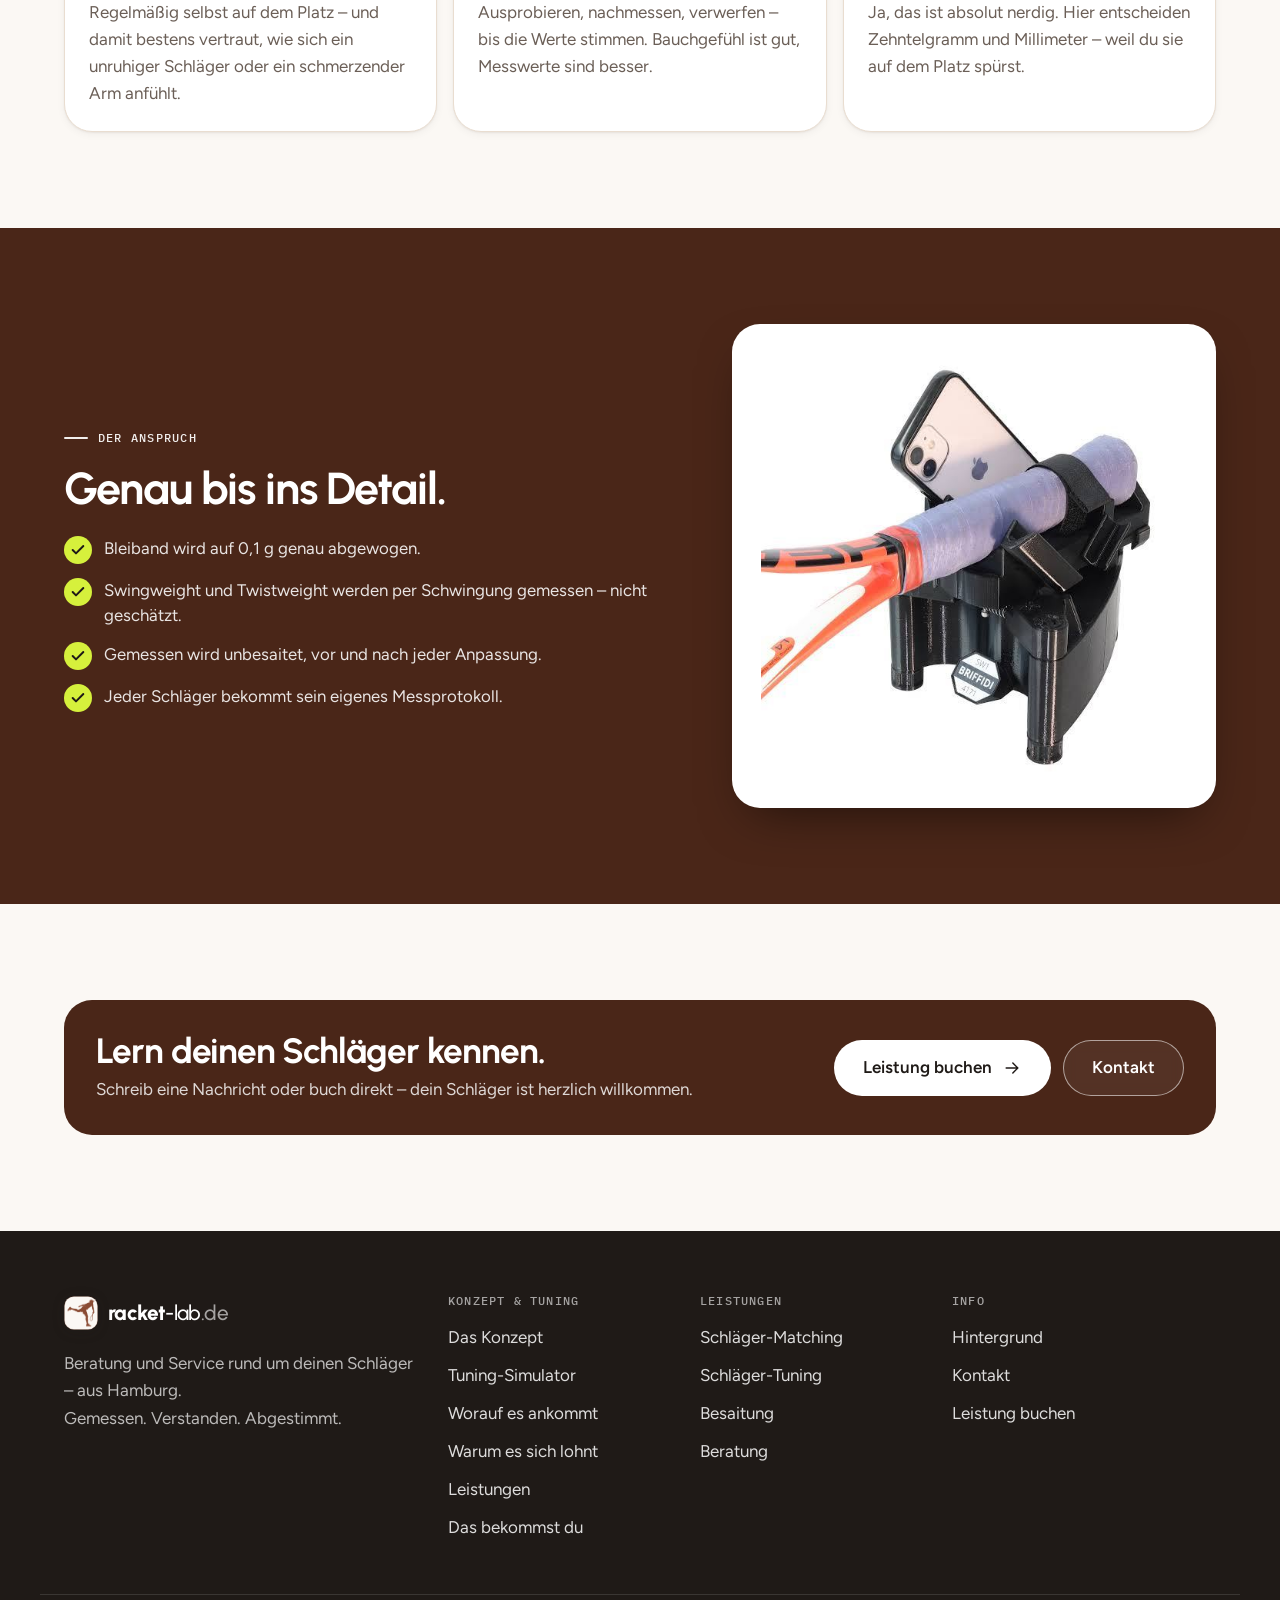
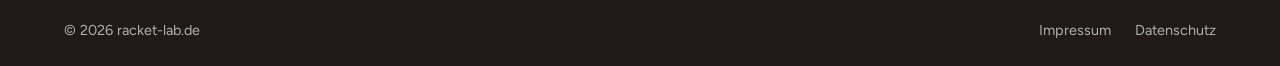
<file: about.html>
<!doctype html>
<html lang="de">
<head>
  <meta charset="utf-8">
  <meta name="viewport" content="width=device-width, initial-scale=1">
  <title>Hintergrund – racket-lab.de</title>
  <meta name="description" content="racket-lab aus Hamburg: 25 Jahre Tennis, Tüftelei und Liebe zum Detail.">
  <meta name="theme-color" content="#8a4b33">
  <link rel="icon" href="assets/favicon.svg?v=3" type="image/svg+xml">
  <link rel="preconnect" href="https://fonts.googleapis.com">
  <link rel="preconnect" href="https://fonts.gstatic.com" crossorigin>
  <link href="https://fonts.googleapis.com/css2?family=Urbanist:wght@500;600;700;800&family=Figtree:wght@400;500;600&family=IBM+Plex+Mono:wght@500&display=swap" rel="stylesheet">
  <link rel="stylesheet" href="styles.css">
</head>
<body>
  <a class="skip-link" href="#main">Zum Inhalt springen</a>

  <svg width="0" height="0" style="position:absolute" aria-hidden="true">
    <symbol id="i-arrow" viewBox="0 0 24 24"><path d="M5 12h14M13 6l6 6-6 6"/></symbol>
    <symbol id="i-check" viewBox="0 0 24 24"><path d="M20 6 9 17l-5-5"/></symbol>
    <symbol id="i-menu" viewBox="0 0 24 24"><path d="M4 7h16M4 12h16M4 17h16"/></symbol>
    <symbol id="i-close" viewBox="0 0 24 24"><path d="M6 6l12 12M18 6 6 18"/></symbol>
    <symbol id="i-chevron" viewBox="0 0 24 24"><path d="m6 9 6 6 6-6"/></symbol>
  </svg>

  <header class="site-header" data-header>
    <div class="container header-inner">
      <a class="logo" href="index.html" aria-label="racket-lab.de – zur Startseite">
        <svg class="logo-mark" viewBox="0 0 64 64" aria-hidden="true"><rect x="0.75" y="0.75" width="62.5" height="62.5" rx="18" fill="#fbf8f4" stroke="#8a4b33" stroke-opacity=".28" stroke-width="1.5"/><image href="assets/img/logo-silhouette-lab.png" x="6.40" y="6.60" width="51.20" height="50.80"/></svg>
        <span class="logo-text">racket<span class="logo-light">-lab</span><span class="logo-tld">.de</span></span>
      </a>
      <nav class="main-nav" aria-label="Hauptnavigation" id="main-nav">
        <ul>
          <li class="has-sub">
            <a href="index.html">Konzept &amp; Tuning</a>
            <button class="sub-toggle" type="button" aria-expanded="false" aria-controls="sub-tuning"><svg class="ic" aria-hidden="true"><use href="#i-chevron"/></svg><span class="sr-only">Untermenü Konzept und Tuning</span></button>
            <ul class="sub" id="sub-tuning">
              <li><a href="index.html#konzept">Das Konzept</a></li>
              <li><a href="index.html#tuning">Tuning-Simulator</a></li>
              <li><a href="index.html#kennwerte">Worauf es ankommt</a></li>
              <li><a href="index.html#warum">Warum es sich lohnt</a></li>
              <li><a href="index.html#leistungen">Leistungen</a></li>
              <li><a href="index.html#ergebnis">Das bekommst du</a></li>
            </ul>
          </li>
          <li><a href="about.html" aria-current="page">Hintergrund</a></li>
          <li><a href="kontakt.html">Kontakt</a></li>
          <li class="nav-book-li"><a class="nav-book" href="buchen.html">Leistung buchen <svg class="ic" aria-hidden="true"><use href="#i-arrow"/></svg></a></li>
        </ul>
      </nav>
      <button class="menu-toggle" type="button" aria-expanded="false" aria-controls="main-nav" data-menu-toggle>
        <svg class="ic ic-open" aria-hidden="true"><use href="#i-menu"/></svg>
        <svg class="ic ic-close" aria-hidden="true"><use href="#i-close"/></svg>
        <span class="sr-only">Menü</span>
      </button>
    </div>
  </header>

  <main id="main">
    <section class="page-hero page-hero-compact" aria-labelledby="page-title">
      <div class="page-hero-media" aria-hidden="true"><img src="assets/img/hero-clay-rackets.avif" width="2159" height="3239" style="object-position:50% 45%" alt=""></div>
      <div class="container">
        <p class="eyebrow eyebrow-light">racket-lab.de · Hamburg</p>
        <h1 id="page-title">Hintergrund</h1>
        <p class="lead">Aus Hamburg, mit einer großen Leidenschaft: Tennis – und allem, was einen Schläger besser macht.</p>
      </div>
    </section>

    <section class="section about-intro">
      <div class="container about-split">
        <figure class="about-photo">
          <img src="assets/img/racket-in-hand.jpg" alt="Hand mit Tennisschläger auf dem Sandplatz" width="1400" height="933" loading="lazy">
        </figure>
        <div class="about-text">
          <p class="eyebrow">Die Idee</p>
          <h2 class="h-lg">Aus Leidenschaft. <span class="soft">Nicht aus dem Katalog.</span></h2>
          <p>racket-lab ist ein kleines Hamburger Einzelunternehmen, entstanden aus einem ziemlich ambitionierten Hobby: Tennis. Seit 25 Jahren – auf dem Platz, in der Halle und in der Werkstatt.</p>
          <p>Irgendwann reichte es nicht mehr, Schläger einfach zu kaufen und zu spielen. Die Frage war: Warum fühlen sich zwei gleiche Schläger unterschiedlich an? Seitdem wird gemessen, getüftelt und verglichen.</p>
        </div>
      </div>
    </section>

    <section class="about-stats" aria-label="In Zahlen">
      <div class="container">
        <ul class="stats">
          <li><strong>25</strong><span>Jahre Tennis&shy;erfahrung</span></li>
          <li><strong>0,1<small>g</small></strong><span>Mess&shy;genauigkeit beim Gewicht</span></li>
          <li><strong>4</strong><span>Kennwerte pro Schläger, vorher und nachher</span></li>
          <li><strong>1</strong><span>Ziel: der Schläger, der zu dir passt</span></li>
        </ul>
      </div>
    </section>

    <section class="section">
      <div class="container">
        <div class="section-head section-head-left">
          <p class="eyebrow">Was racket-lab ausmacht</p>
          <h2 class="h-lg">Drei Dinge, <span class="soft">die du hier bekommst.</span></h2>
        </div>
        <div class="values">
          <article class="value">
            <span class="value-no">01</span>
            <h3>Selbst auf dem Platz</h3>
            <p>Regelmäßig selbst auf dem Platz – und damit bestens vertraut, wie sich ein unruhiger Schläger oder ein schmerzender Arm anfühlt.</p>
          </article>
          <article class="value">
            <span class="value-no">02</span>
            <h3>Tüfteln aus Überzeugung</h3>
            <p>Ausprobieren, nachmessen, verwerfen – bis die Werte stimmen. Bauchgefühl ist gut, Messwerte sind besser.</p>
          </article>
          <article class="value">
            <span class="value-no">03</span>
            <h3>Liebe zum Detail</h3>
            <p>Ja, das ist absolut nerdig. Hier entscheiden Zehntelgramm und Millimeter – weil du sie auf dem Platz spürst.</p>
          </article>
        </div>
      </div>
    </section>

    <section class="section about-nerd">
      <div class="container about-split about-split-rev">
        <div class="about-text">
          <p class="eyebrow eyebrow-light">Der Anspruch</p>
          <h2 class="h-lg">Genau bis ins Detail.</h2>
          <ul class="nerd-list">
            <li><svg class="ic" aria-hidden="true"><use href="#i-check"/></svg>Bleiband wird auf 0,1 g genau abgewogen.</li>
            <li><svg class="ic" aria-hidden="true"><use href="#i-check"/></svg>Swingweight und Twistweight werden per Schwingung gemessen – nicht geschätzt.</li>
            <li><svg class="ic" aria-hidden="true"><use href="#i-check"/></svg>Gemessen wird unbesaitet, vor und nach jeder Anpassung.</li>
            <li><svg class="ic" aria-hidden="true"><use href="#i-check"/></svg>Jeder Schläger bekommt sein eigenes Messprotokoll.</li>
          </ul>
        </div>
        <figure class="about-photo about-photo-tool">
          <img src="assets/img/swingweight-measure.jpg" alt="Schläger eingespannt im Swingweight-Messgerät, Smartphone in der Halterung" width="554" height="554" loading="lazy">
        </figure>
      </div>
    </section>

    <section class="section">
      <div class="container">
        <div class="cta-band">
          <div>
            <h2>Lern deinen Schläger kennen.</h2>
            <p>Schreib eine Nachricht oder buch direkt – dein Schläger ist herzlich willkommen.</p>
          </div>
          <div class="cta-actions">
            <a class="btn btn-light btn-lg" href="buchen.html">Leistung buchen <svg class="ic" aria-hidden="true"><use href="#i-arrow"/></svg></a>
            <a class="btn btn-ghost-light btn-lg" href="kontakt.html">Kontakt</a>
          </div>
        </div>
      </div>
    </section>
  </main>

  <footer class="site-footer">
    <div class="container footer-grid">
      <div>
        <a class="logo logo-footer" href="index.html" aria-label="racket-lab.de – zur Startseite">
          <svg class="logo-mark" viewBox="0 0 64 64" aria-hidden="true"><rect x="0.75" y="0.75" width="62.5" height="62.5" rx="18" fill="#fbf8f4" stroke="#8a4b33" stroke-opacity=".28" stroke-width="1.5"/><image href="assets/img/logo-silhouette-lab.png" x="6.40" y="6.60" width="51.20" height="50.80"/></svg>
          <span class="logo-text">racket<span class="logo-light">-lab</span><span class="logo-tld">.de</span></span>
        </a>
        <p class="footer-claim">Beratung und Service rund um deinen Schläger – aus Hamburg.<br>Gemessen. Verstanden. Abgestimmt.</p>
      </div>
      <nav aria-label="Footer: Konzept und Tuning">
        <h2 class="footer-h">Konzept &amp; Tuning</h2>
        <ul>
          <li><a href="index.html#konzept">Das Konzept</a></li>
          <li><a href="index.html#tuning">Tuning-Simulator</a></li>
          <li><a href="index.html#kennwerte">Worauf es ankommt</a></li>
          <li><a href="index.html#warum">Warum es sich lohnt</a></li>
          <li><a href="index.html#leistungen">Leistungen</a></li>
          <li><a href="index.html#ergebnis">Das bekommst du</a></li>
        </ul>
      </nav>
      <nav aria-label="Footer: Leistungen">
        <h2 class="footer-h">Leistungen</h2>
        <ul>
          <li><a href="index.html#svc-matching">Schläger-Matching</a></li>
          <li><a href="index.html#svc-tuning">Schläger-Tuning</a></li>
          <li><a href="index.html#svc-stringing">Besaitung</a></li>
          <li><a href="index.html#svc-consulting">Beratung</a></li>
        </ul>
      </nav>
      <nav aria-label="Footer: Info">
        <h2 class="footer-h">Info</h2>
        <ul>
          <li><a href="about.html" aria-current="page">Hintergrund</a></li>
          <li><a href="kontakt.html">Kontakt</a></li>
          <li><a href="buchen.html">Leistung buchen</a></li>
        </ul>
      </nav>
    </div>
    <div class="container footer-bottom">
      <p>© <span data-year>2026</span> racket-lab.de</p>
      <ul>
        <li>Impressum</li>
        <li>Datenschutz</li>
      </ul>
    </div>
  </footer>

  <script src="main.js" defer></script>
</body>
</html>
</file>
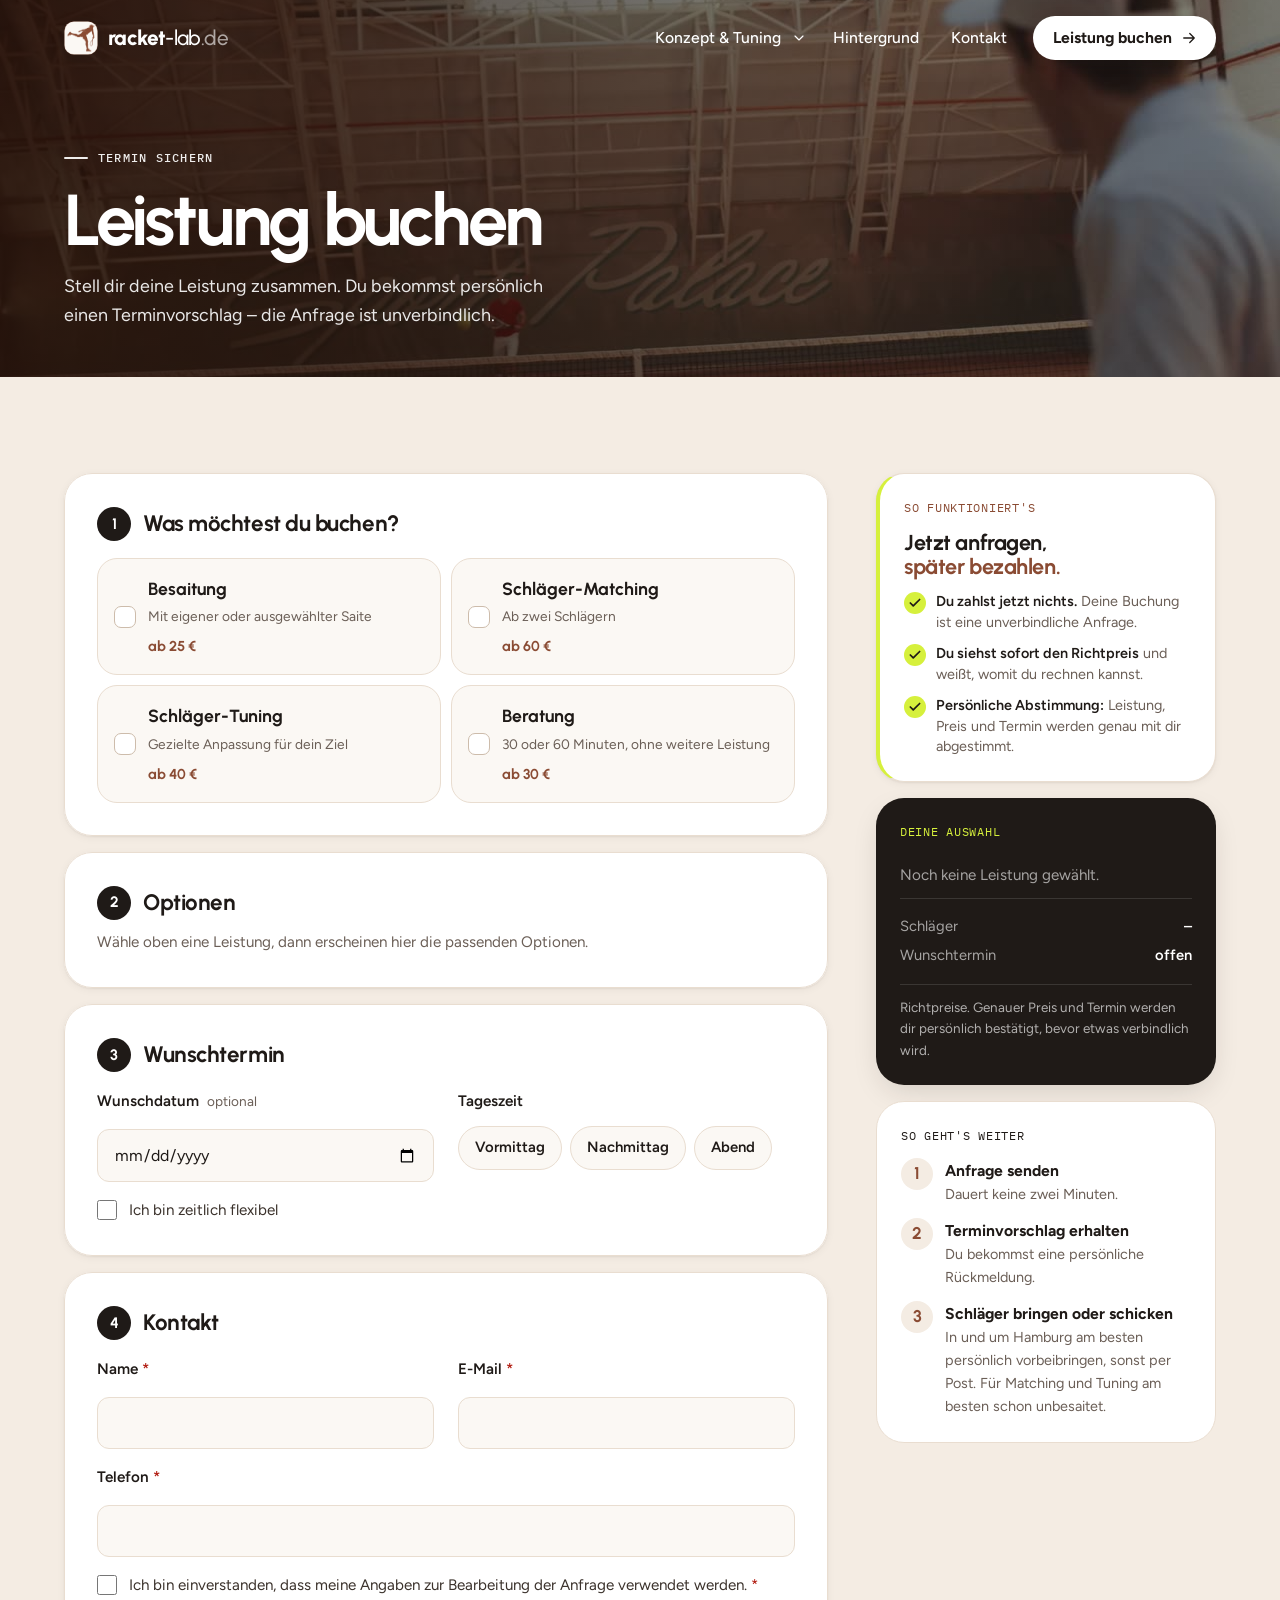
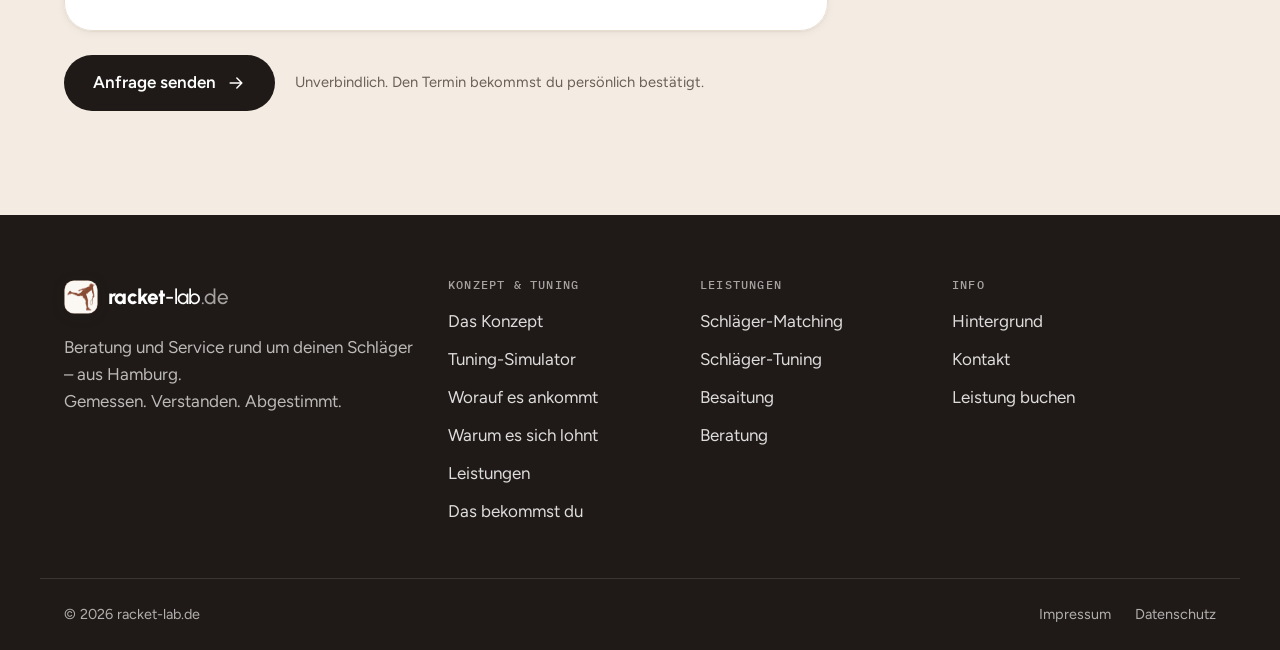
<file: buchen.html>
<!doctype html>
<html lang="de">
<head>
  <meta charset="utf-8">
  <meta name="viewport" content="width=device-width, initial-scale=1">
  <title>Leistung buchen – racket-lab.de</title>
  <meta name="description" content="Schläger-Matching, Schläger-Tuning, Besaitung oder Beratung buchen – in Hamburg vorbeibringen oder per Post schicken.">
  <meta name="theme-color" content="#8a4b33">
  <link rel="icon" href="assets/favicon.svg?v=3" type="image/svg+xml">
  <link rel="preconnect" href="https://fonts.googleapis.com">
  <link rel="preconnect" href="https://fonts.gstatic.com" crossorigin>
  <link href="https://fonts.googleapis.com/css2?family=Urbanist:wght@500;600;700;800&family=Figtree:wght@400;500;600&family=IBM+Plex+Mono:wght@500&display=swap" rel="stylesheet">
  <link rel="stylesheet" href="styles.css">
</head>
<body>
  <a class="skip-link" href="#main">Zum Inhalt springen</a>

  <svg width="0" height="0" style="position:absolute" aria-hidden="true">
    <symbol id="i-arrow" viewBox="0 0 24 24"><path d="M5 12h14M13 6l6 6-6 6"/></symbol>
    <symbol id="i-check" viewBox="0 0 24 24"><path d="M20 6 9 17l-5-5"/></symbol>
    <symbol id="i-menu" viewBox="0 0 24 24"><path d="M4 7h16M4 12h16M4 17h16"/></symbol>
    <symbol id="i-close" viewBox="0 0 24 24"><path d="M6 6l12 12M18 6 6 18"/></symbol>
    <symbol id="i-chevron" viewBox="0 0 24 24"><path d="m6 9 6 6 6-6"/></symbol>
  </svg>

  <header class="site-header" data-header>
    <div class="container header-inner">
      <a class="logo" href="index.html" aria-label="racket-lab.de – zur Startseite">
        <svg class="logo-mark" viewBox="0 0 64 64" aria-hidden="true"><rect x="0.75" y="0.75" width="62.5" height="62.5" rx="18" fill="#fbf8f4" stroke="#8a4b33" stroke-opacity=".28" stroke-width="1.5"/><image href="assets/img/logo-silhouette-lab.png" x="6.40" y="6.60" width="51.20" height="50.80"/></svg>
        <span class="logo-text">racket<span class="logo-light">-lab</span><span class="logo-tld">.de</span></span>
      </a>
      <nav class="main-nav" aria-label="Hauptnavigation" id="main-nav">
        <ul>
          <li class="has-sub">
            <a href="index.html">Konzept &amp; Tuning</a>
            <button class="sub-toggle" type="button" aria-expanded="false" aria-controls="sub-tuning"><svg class="ic" aria-hidden="true"><use href="#i-chevron"/></svg><span class="sr-only">Untermenü Konzept und Tuning</span></button>
            <ul class="sub" id="sub-tuning">
              <li><a href="index.html#konzept">Das Konzept</a></li>
              <li><a href="index.html#tuning">Tuning-Simulator</a></li>
              <li><a href="index.html#kennwerte">Worauf es ankommt</a></li>
              <li><a href="index.html#warum">Warum es sich lohnt</a></li>
              <li><a href="index.html#leistungen">Leistungen</a></li>
              <li><a href="index.html#ergebnis">Das bekommst du</a></li>
            </ul>
          </li>
          <li><a href="about.html">Hintergrund</a></li>
          <li><a href="kontakt.html">Kontakt</a></li>
          <li class="nav-book-li"><a class="nav-book" href="buchen.html" aria-current="page">Leistung buchen <svg class="ic" aria-hidden="true"><use href="#i-arrow"/></svg></a></li>
        </ul>
      </nav>
      <button class="menu-toggle" type="button" aria-expanded="false" aria-controls="main-nav" data-menu-toggle>
        <svg class="ic ic-open" aria-hidden="true"><use href="#i-menu"/></svg>
        <svg class="ic ic-close" aria-hidden="true"><use href="#i-close"/></svg>
        <span class="sr-only">Menü</span>
      </button>
    </div>
  </header>

  <main id="main">
    <section class="page-hero page-hero-compact" aria-labelledby="page-title">
      <div class="page-hero-media" aria-hidden="true">
        <video class="bg-video" muted loop playsinline preload="auto" data-autoplay poster="assets/img/poster-5740608.jpg" style="object-position:50% 72%">
          <source src="Videos/5740608-uhd_4096_2160_25fps.mp4" type="video/mp4">
        </video>
      </div>
      <div class="container">
        <p class="eyebrow eyebrow-light">Termin sichern</p>
        <h1 id="page-title">Leistung buchen</h1>
        <p class="lead">Stell dir deine Leistung zusammen. Du bekommst persönlich einen Terminvorschlag – die Anfrage ist unverbindlich.</p>
      </div>
    </section>

    <section class="section booking-section">
      <div class="container book-layout">
        <form class="book-form" novalidate data-booking>
          <div class="form-summary" tabindex="-1" role="alert" hidden data-error-summary>
            <p><strong>Bitte prüfe deine Angaben:</strong></p>
            <ul></ul>
          </div>

          <!-- STEP 1 -->
          <fieldset class="book-step" id="step-leistung">
            <legend><span class="step-no">1</span>Was möchtest du buchen?</legend>
            <div class="svc-picks">
              <label class="svc-pick"><input type="radio" name="leistung" value="besaitung" data-label="Besaitung"><span><strong>Besaitung</strong><small>Mit eigener oder ausgewählter Saite</small><em class="price-tag">ab 25 €</em></span></label>
              <label class="svc-pick"><input type="radio" name="leistung" value="matching" data-label="Schläger-Matching"><span><strong>Schläger-Matching</strong><small>Ab zwei Schlägern</small><em class="price-tag">ab 60 €</em></span></label>
              <label class="svc-pick"><input type="radio" name="leistung" value="tuning" data-label="Schläger-Tuning"><span><strong>Schläger-Tuning</strong><small>Gezielte Anpassung für dein Ziel</small><em class="price-tag">ab 40 €</em></span></label>
              <label class="svc-pick"><input type="radio" name="leistung" value="beratung" data-label="Beratung"><span><strong>Beratung</strong><small>30 oder 60 Minuten, ohne weitere Leistung</small><em class="price-tag">ab 30 €</em></span></label>
            </div>
            <p class="field-error" id="leistung-err" hidden></p>
          </fieldset>

          <!-- STEP 2 -->
          <fieldset class="book-step" id="step-details">
            <legend><span class="step-no">2</span>Optionen</legend>
            <p class="step-hint" data-details-empty>Wähle oben eine Leistung, dann erscheinen hier die passenden Optionen.</p>

            <!-- shared: racket count (stringing, matching, tuning) -->
            <div class="opt-row" data-show-for="besaitung matching tuning" hidden>
              <div class="opt-text"><label class="field-label" for="anzahl">Anzahl Schläger</label><p class="field-help" data-matching-hint hidden>Matching ist ab zwei Schlägern möglich.</p></div>
              <div class="stepper">
                <button type="button" data-step="-1" aria-label="Einen Schläger weniger">−</button>
                <input id="anzahl" name="anzahl" type="number" inputmode="numeric" min="1" max="12" value="1">
                <button type="button" data-step="1" aria-label="Einen Schläger mehr">+</button>
              </div>
            </div>

            <!-- matching / tuning: optional consulting -->
            <div class="opt-row" data-show-for="matching" hidden>
              <div class="opt-text"><span class="field-label" id="m-ber-label">30 Min. Beratung vorab</span><p class="field-help">Erst dein Spiel besprechen, dann angleichen. <span class="opt-price" data-price="consult30">+25 €</span></p></div>
              <div class="yesno" role="radiogroup" aria-labelledby="m-ber-label">
                <label class="pill"><input type="radio" name="m_beratung" value="ja"><span>Ja</span></label>
                <label class="pill"><input type="radio" name="m_beratung" value="nein" checked><span>Nein</span></label>
              </div>
            </div>
            <div class="opt-row" data-show-for="tuning" hidden>
              <div class="opt-text"><span class="field-label" id="t-ber-label">60 Min. Beratung vorab</span><p class="field-help">Spielanalyse und gemeinsames Tuning-Ziel – sehr empfohlen. <span class="opt-price" data-price="consult60">+45 €</span></p></div>
              <div class="yesno" role="radiogroup" aria-labelledby="t-ber-label">
                <label class="pill"><input type="radio" name="t_beratung" value="ja" checked><span>Ja</span></label>
                <label class="pill"><input type="radio" name="t_beratung" value="nein"><span>Nein</span></label>
              </div>
            </div>

            <!-- matching / tuning: stringing afterwards -->
            <div class="opt-row" data-show-for="matching tuning" hidden>
              <div class="opt-text"><span class="field-label" id="nach-label">Schläger anschließend besaiten</span><p class="field-help">Ohne Besaitung bekommst du deine Schläger unbesaitet zurück. Kombi-Preis: 5 € günstiger pro Schläger.</p></div>
              <div class="yesno" role="radiogroup" aria-labelledby="nach-label">
                <label class="pill"><input type="radio" name="besaiten" value="ja"><span>Ja</span></label>
                <label class="pill"><input type="radio" name="besaiten" value="nein" checked><span>Nein</span></label>
              </div>
            </div>

            <!-- own string (stringing, or stringing after matching/tuning) -->
            <div class="opt-row" data-show-for="besaitung" data-show-if-stringing hidden>
              <div class="opt-text"><span class="field-label" id="saite-label">Eigene Saite mitbringen</span><p class="field-help" data-saite-help>Ohne eigene Saite wird nach Absprache mit einer ausgewählten Saite besaitet (+5 € pro Schläger).</p></div>
              <div class="yesno" role="radiogroup" aria-labelledby="saite-label">
                <label class="pill"><input type="radio" name="saite" value="ja" checked><span>Ja</span></label>
                <label class="pill"><input type="radio" name="saite" value="nein"><span>Nein</span></label>
              </div>
            </div>

            <!-- stringing: optional consulting -->
            <div class="opt-row" data-show-for="besaitung" hidden>
              <div class="opt-text"><span class="field-label" id="b-ber-label">30 Min. Besaitungs-Beratung</span><p class="field-help">Welche Saite, welche Härte? Gemeinsam zum passenden Setup. <span class="opt-price" data-price="consult30">+25 €</span></p></div>
              <div class="yesno" role="radiogroup" aria-labelledby="b-ber-label">
                <label class="pill"><input type="radio" name="b_beratung" value="ja"><span>Ja</span></label>
                <label class="pill"><input type="radio" name="b_beratung" value="nein" checked><span>Nein</span></label>
              </div>
            </div>

            <!-- consulting only -->
            <div class="field" data-show-for="beratung" hidden>
              <span class="field-label" id="dauer-label">Welche Beratung?</span>
              <div class="dur-picks" role="radiogroup" aria-labelledby="dauer-label">
                <label class="dur-pick"><input type="radio" name="dauer" value="30"><span><strong>30 Min. · Besaitungsfragen</strong><small>Saite, Härte und Setup für deinen Schläger</small><em class="price-tag">30 €</em></span></label>
                <label class="dur-pick"><input type="radio" name="dauer" value="60" checked><span><strong>60 Min. · Spielanalyse &amp; Schläger-Optimierung</strong><small>Dein Spiel, deine Ziele und der passende Schläger</small><em class="price-tag">50 €</em></span></label>
              </div>
            </div>

            <div class="field wish-field" data-show-for="besaitung matching tuning beratung" hidden>
              <label class="field-label" for="wuensche">Deine Wünsche und Angaben <span class="opt" data-wish-opt>optional</span><span class="req" data-wish-req hidden aria-hidden="true">*</span></label>
              <textarea id="wuensche" name="wuensche" rows="4" aria-describedby="wuensche-help wuensche-err" placeholder="z. B. gewünschte Besaitungshärte, Saitentyp, Schlägermodell, Spielniveau, Beschwerden im Arm …"></textarea>
              <p class="field-help" id="wuensche-help" data-wish-help>Alles, was bei der Vorbereitung hilft.</p>
              <p class="field-error" id="wuensche-err" hidden></p>
            </div>
          </fieldset>

<!-- STEP 3 -->
          <fieldset class="book-step" id="step-termin">
            <legend><span class="step-no">3</span>Wunschtermin</legend>
            <div class="field-row">
              <div class="field">
                <label class="field-label" for="datum">Wunschdatum <span class="opt">optional</span></label>
                <input id="datum" name="datum" type="date">
              </div>
              <div class="field">
                <span class="field-label" id="zeit-label">Tageszeit</span>
                <div class="pills" role="group" aria-labelledby="zeit-label">
                  <label class="pill"><input type="checkbox" name="zeit" value="Vormittag"><span>Vormittag</span></label>
                  <label class="pill"><input type="checkbox" name="zeit" value="Nachmittag"><span>Nachmittag</span></label>
                  <label class="pill"><input type="checkbox" name="zeit" value="Abend"><span>Abend</span></label>
                </div>
              </div>
            </div>
            <label class="check-line"><input type="checkbox" name="flexibel" id="flexibel"><span>Ich bin zeitlich flexibel</span></label>
          </fieldset>

          <!-- STEP 4 -->
          <fieldset class="book-step" id="step-kontakt">
            <legend><span class="step-no">4</span>Kontakt</legend>
            <div class="field-row">
              <div class="field">
                <label class="field-label" for="name">Name <span class="req" aria-hidden="true">*</span></label>
                <input id="name" name="name" type="text" autocomplete="name" required aria-describedby="name-err">
                <p class="field-error" id="name-err" hidden></p>
              </div>
              <div class="field">
                <label class="field-label" for="email">E-Mail <span class="req" aria-hidden="true">*</span></label>
                <input id="email" name="email" type="email" autocomplete="email" required aria-describedby="email-err">
                <p class="field-error" id="email-err" hidden></p>
              </div>
            </div>
            <div class="field">
              <label class="field-label" for="telefon">Telefon <span class="req" aria-hidden="true">*</span></label>
              <input id="telefon" name="telefon" type="tel" autocomplete="tel" required aria-describedby="telefon-err">
              <p class="field-error" id="telefon-err" hidden></p>
            </div>
            <label class="check-line"><input type="checkbox" name="consent" id="consent" required aria-describedby="consent-err"><span>Ich bin einverstanden, dass meine Angaben zur Bearbeitung der Anfrage verwendet werden. <span class="req" aria-hidden="true">*</span></span></label>
            <p class="field-error" id="consent-err" hidden></p>
          </fieldset>

          <div class="book-submit">
            <button class="btn btn-primary btn-lg" type="submit">Anfrage senden <svg class="ic" aria-hidden="true"><use href="#i-arrow"/></svg></button>
            <p>Unverbindlich. Den Termin bekommst du persönlich bestätigt.</p>
          </div>

          <div class="book-success" hidden tabindex="-1" data-success>
            <span class="success-icon"><svg class="ic" aria-hidden="true"><use href="#i-check"/></svg></span>
            <h2 data-success-title>Danke für deine Anfrage!</h2>
            <p data-success-text>Deine Anfrage ist angekommen. Du bekommst persönlich einen Terminvorschlag.</p>
            <p class="muted">Fragen? Schreib jederzeit an <a href="mailto:max.mustermann@example.com">max.mustermann@example.com</a>.</p>
          </div>
        </form>

        <aside class="book-side" aria-label="Deine Auswahl">
          <div class="book-how">
            <p class="mono">So funktioniert's</p>
            <h2>Jetzt anfragen, <span>später bezahlen.</span></h2>
            <ul>
              <li><svg class="ic" aria-hidden="true"><use href="#i-check"/></svg><span><strong>Du zahlst jetzt nichts.</strong> Deine Buchung ist eine unverbindliche Anfrage.</span></li>
              <li><svg class="ic" aria-hidden="true"><use href="#i-check"/></svg><span><strong>Du siehst sofort den Richtpreis</strong> und weißt, womit du rechnen kannst.</span></li>
              <li><svg class="ic" aria-hidden="true"><use href="#i-check"/></svg><span><strong>Persönliche Abstimmung:</strong> Leistung, Preis und Termin werden genau mit dir abgestimmt.</span></li>
            </ul>
          </div>

          <div class="book-sticky">
          <div class="book-summary">
            <p class="mono">Deine Auswahl</p>
            <ul class="sum-list" data-sum-list>
              <li class="sum-empty">Noch keine Leistung gewählt.</li>
            </ul>
            <dl class="sum-meta">
              <div><dt>Schläger</dt><dd data-sum-anzahl>–</dd></div>
              <div><dt>Wunschtermin</dt><dd data-sum-termin>offen</dd></div>
            </dl>
            <div class="sum-total" data-sum-total hidden><span>Gesamt</span><strong data-sum-price>0 €</strong></div>
            <p class="sum-note">Richtpreise. Genauer Preis und Termin werden dir persönlich bestätigt, bevor etwas verbindlich wird.</p>
          </div>

          <div class="book-next">
            <p class="mono">So geht's weiter</p>
            <ol>
              <li><b>1</b><span><strong>Anfrage senden</strong>Dauert keine zwei Minuten.</span></li>
              <li><b>2</b><span><strong>Terminvorschlag erhalten</strong>Du bekommst eine persönliche Rückmeldung.</span></li>
              <li><b>3</b><span><strong>Schläger bringen oder schicken</strong>In und um Hamburg am besten persönlich vorbeibringen, sonst per Post. Für Matching und Tuning am besten schon unbesaitet.</span></li>
            </ol>
          </div>
          </div>
        </aside>
      </div>
    </section>
  </main>

  <footer class="site-footer">
    <div class="container footer-grid">
      <div>
        <a class="logo logo-footer" href="index.html" aria-label="racket-lab.de – zur Startseite">
          <svg class="logo-mark" viewBox="0 0 64 64" aria-hidden="true"><rect x="0.75" y="0.75" width="62.5" height="62.5" rx="18" fill="#fbf8f4" stroke="#8a4b33" stroke-opacity=".28" stroke-width="1.5"/><image href="assets/img/logo-silhouette-lab.png" x="6.40" y="6.60" width="51.20" height="50.80"/></svg>
          <span class="logo-text">racket<span class="logo-light">-lab</span><span class="logo-tld">.de</span></span>
        </a>
        <p class="footer-claim">Beratung und Service rund um deinen Schläger – aus Hamburg.<br>Gemessen. Verstanden. Abgestimmt.</p>
      </div>
      <nav aria-label="Footer: Konzept und Tuning">
        <h2 class="footer-h">Konzept &amp; Tuning</h2>
        <ul>
          <li><a href="index.html#konzept">Das Konzept</a></li>
          <li><a href="index.html#tuning">Tuning-Simulator</a></li>
          <li><a href="index.html#kennwerte">Worauf es ankommt</a></li>
          <li><a href="index.html#warum">Warum es sich lohnt</a></li>
          <li><a href="index.html#leistungen">Leistungen</a></li>
          <li><a href="index.html#ergebnis">Das bekommst du</a></li>
        </ul>
      </nav>
      <nav aria-label="Footer: Leistungen">
        <h2 class="footer-h">Leistungen</h2>
        <ul>
          <li><a href="index.html#svc-matching">Schläger-Matching</a></li>
          <li><a href="index.html#svc-tuning">Schläger-Tuning</a></li>
          <li><a href="index.html#svc-stringing">Besaitung</a></li>
          <li><a href="index.html#svc-consulting">Beratung</a></li>
        </ul>
      </nav>
      <nav aria-label="Footer: Info">
        <h2 class="footer-h">Info</h2>
        <ul>
          <li><a href="about.html">Hintergrund</a></li>
          <li><a href="kontakt.html">Kontakt</a></li>
          <li><a href="buchen.html" aria-current="page">Leistung buchen</a></li>
        </ul>
      </nav>
    </div>
    <div class="container footer-bottom">
      <p>© <span data-year>2026</span> racket-lab.de</p>
      <ul>
        <li>Impressum</li>
        <li>Datenschutz</li>
      </ul>
    </div>
  </footer>

  <script src="main.js" defer></script>
  <script src="booking.js" defer></script>
</body>
</html>
</file>
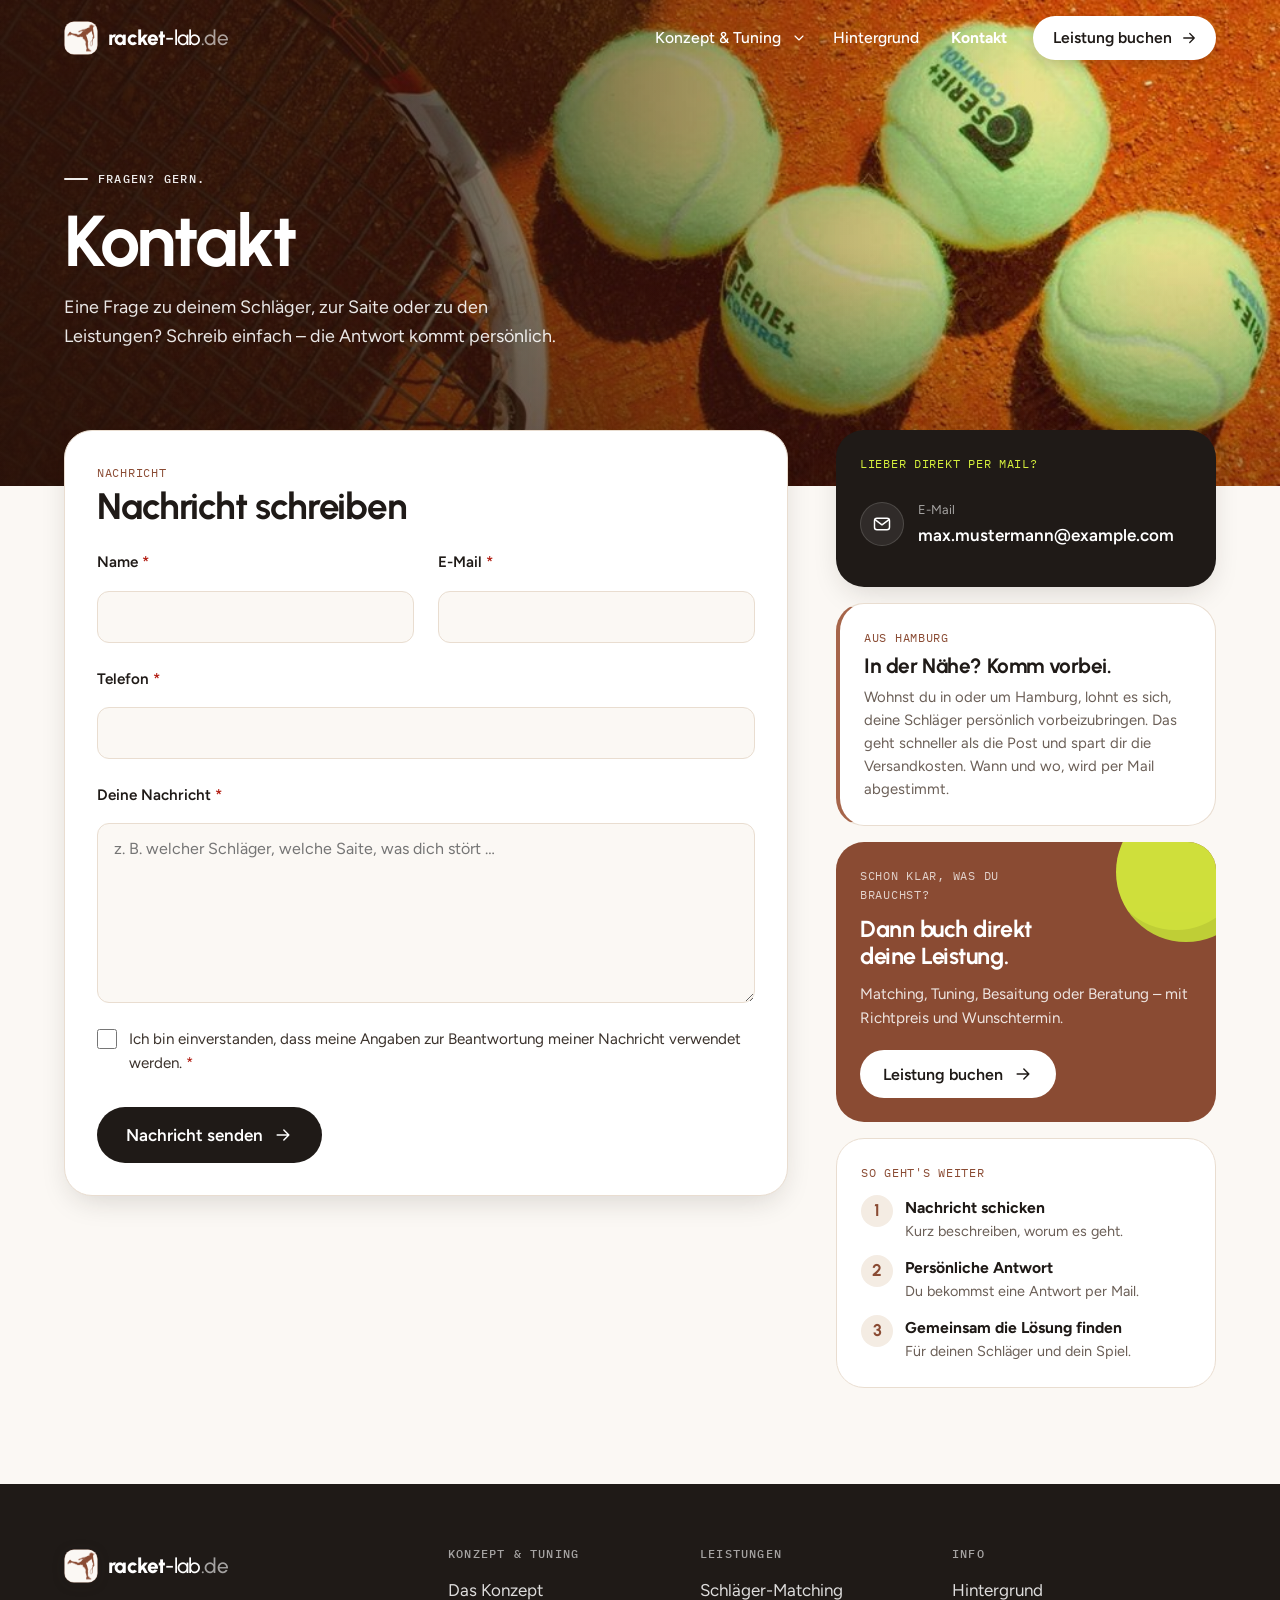
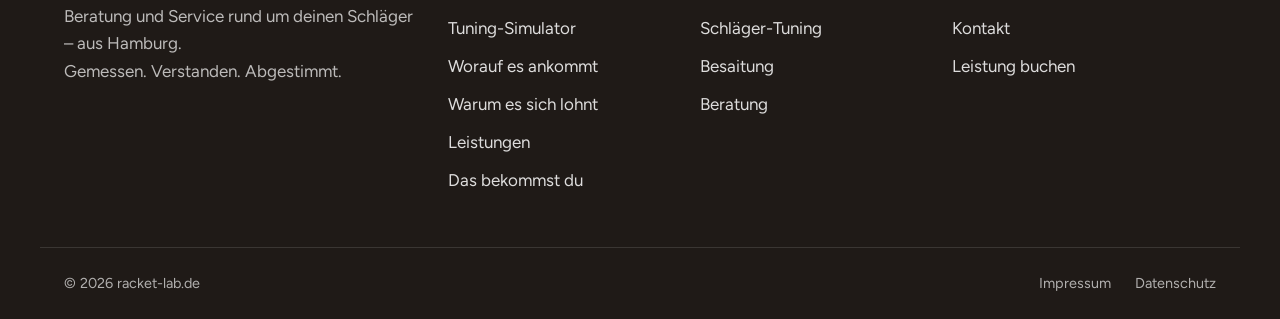
<file: kontakt.html>
<!doctype html>
<html lang="de">
<head>
  <meta charset="utf-8">
  <meta name="viewport" content="width=device-width, initial-scale=1">
  <title>Kontakt – racket-lab.de</title>
  <meta name="description" content="Fragen stellen und Kontakt aufnehmen – racket-lab.de aus Hamburg.">
  <meta name="theme-color" content="#8a4b33">
  <link rel="icon" href="assets/favicon.svg?v=3" type="image/svg+xml">
  <link rel="preconnect" href="https://fonts.googleapis.com">
  <link rel="preconnect" href="https://fonts.gstatic.com" crossorigin>
  <link href="https://fonts.googleapis.com/css2?family=Urbanist:wght@500;600;700;800&family=Figtree:wght@400;500;600&family=IBM+Plex+Mono:wght@500&display=swap" rel="stylesheet">
  <link rel="stylesheet" href="styles.css">
</head>
<body>
  <a class="skip-link" href="#main">Zum Inhalt springen</a>

  <svg width="0" height="0" style="position:absolute" aria-hidden="true">
    <symbol id="i-arrow" viewBox="0 0 24 24"><path d="M5 12h14M13 6l6 6-6 6"/></symbol>
    <symbol id="i-check" viewBox="0 0 24 24"><path d="M20 6 9 17l-5-5"/></symbol>
    <symbol id="i-menu" viewBox="0 0 24 24"><path d="M4 7h16M4 12h16M4 17h16"/></symbol>
    <symbol id="i-close" viewBox="0 0 24 24"><path d="M6 6l12 12M18 6 6 18"/></symbol>
    <symbol id="i-chevron" viewBox="0 0 24 24"><path d="m6 9 6 6 6-6"/></symbol>
    <symbol id="i-mail" viewBox="0 0 24 24"><rect x="3" y="5" width="18" height="14" rx="3"/><path d="m4 7 8 6 8-6"/></symbol>
    <symbol id="i-phone" viewBox="0 0 24 24"><path d="M6.6 3.5h2.6l1.4 4-2 1.3a11 11 0 0 0 6.6 6.6l1.3-2 4 1.4v2.6a2 2 0 0 1-2.2 2A16.5 16.5 0 0 1 4.6 5.7a2 2 0 0 1 2-2.2z"/></symbol>
    <symbol id="i-pin" viewBox="0 0 24 24"><path d="M12 21s-7-6.2-7-11.5a7 7 0 0 1 14 0C19 14.8 12 21 12 21z"/><circle cx="12" cy="9.5" r="2.5"/></symbol>
  </svg>

  <header class="site-header" data-header>
    <div class="container header-inner">
      <a class="logo" href="index.html" aria-label="racket-lab.de – zur Startseite">
        <svg class="logo-mark" viewBox="0 0 64 64" aria-hidden="true"><rect x="0.75" y="0.75" width="62.5" height="62.5" rx="18" fill="#fbf8f4" stroke="#8a4b33" stroke-opacity=".28" stroke-width="1.5"/><image href="assets/img/logo-silhouette-lab.png" x="6.40" y="6.60" width="51.20" height="50.80"/></svg>
        <span class="logo-text">racket<span class="logo-light">-lab</span><span class="logo-tld">.de</span></span>
      </a>
      <nav class="main-nav" aria-label="Hauptnavigation" id="main-nav">
        <ul>
          <li class="has-sub">
            <a href="index.html">Konzept &amp; Tuning</a>
            <button class="sub-toggle" type="button" aria-expanded="false" aria-controls="sub-tuning"><svg class="ic" aria-hidden="true"><use href="#i-chevron"/></svg><span class="sr-only">Untermenü Konzept und Tuning</span></button>
            <ul class="sub" id="sub-tuning">
              <li><a href="index.html#konzept">Das Konzept</a></li>
              <li><a href="index.html#tuning">Tuning-Simulator</a></li>
              <li><a href="index.html#kennwerte">Worauf es ankommt</a></li>
              <li><a href="index.html#warum">Warum es sich lohnt</a></li>
              <li><a href="index.html#leistungen">Leistungen</a></li>
              <li><a href="index.html#ergebnis">Das bekommst du</a></li>
            </ul>
          </li>
          <li><a href="about.html">Hintergrund</a></li>
          <li><a href="kontakt.html" aria-current="page">Kontakt</a></li>
          <li class="nav-book-li"><a class="nav-book" href="buchen.html">Leistung buchen <svg class="ic" aria-hidden="true"><use href="#i-arrow"/></svg></a></li>
        </ul>
      </nav>
      <button class="menu-toggle" type="button" aria-expanded="false" aria-controls="main-nav" data-menu-toggle>
        <svg class="ic ic-open" aria-hidden="true"><use href="#i-menu"/></svg>
        <svg class="ic ic-close" aria-hidden="true"><use href="#i-close"/></svg>
        <span class="sr-only">Menü</span>
      </button>
    </div>
  </header>

  <main id="main">
    <section class="page-hero page-hero-contact" aria-labelledby="page-title">
      <div class="page-hero-media" aria-hidden="true"><img src="assets/img/contact-clay.jpg" width="1000" height="1336" alt=""></div>
      <div class="container">
        <p class="eyebrow eyebrow-light">Fragen? Gern.</p>
        <h1 id="page-title">Kontakt</h1>
        <p class="lead">Eine Frage zu deinem Schläger, zur Saite oder zu den Leistungen? Schreib einfach – die Antwort kommt persönlich.</p>
      </div>
    </section>

    <section class="section contact-section">
      <div class="container contact-layout">

        <form class="contact-form" novalidate data-contact>
          <div class="contact-form-head">
            <p class="mono">Nachricht</p>
            <h2>Nachricht schreiben</h2>
          </div>

          <div class="form-summary" role="alert" tabindex="-1" hidden data-error-summary>
            <strong>Bitte prüfe deine Angaben:</strong>
            <ul data-error-list></ul>
          </div>

          <div class="field-row">
            <div class="field">
              <label class="field-label" for="c-name">Name <span class="req" aria-hidden="true">*</span></label>
              <input id="c-name" name="name" type="text" autocomplete="name" required aria-describedby="c-name-err">
              <p class="field-error" id="c-name-err" hidden></p>
            </div>
            <div class="field">
              <label class="field-label" for="c-email">E-Mail <span class="req" aria-hidden="true">*</span></label>
              <input id="c-email" name="email" type="email" autocomplete="email" required aria-describedby="c-email-err">
              <p class="field-error" id="c-email-err" hidden></p>
            </div>
          </div>
          <div class="field">
            <label class="field-label" for="c-tel">Telefon <span class="req" aria-hidden="true">*</span></label>
            <input id="c-tel" name="telefon" type="tel" autocomplete="tel" required aria-describedby="c-tel-err">
            <p class="field-error" id="c-tel-err" hidden></p>
          </div>
          <div class="field">
            <label class="field-label" for="c-msg">Deine Nachricht <span class="req" aria-hidden="true">*</span></label>
            <textarea id="c-msg" name="nachricht" rows="6" required aria-describedby="c-msg-err" placeholder="z. B. welcher Schläger, welche Saite, was dich stört …"></textarea>
            <p class="field-error" id="c-msg-err" hidden></p>
          </div>
          <label class="check-line"><input type="checkbox" name="consent" id="c-consent" required aria-describedby="c-consent-err"><span>Ich bin einverstanden, dass meine Angaben zur Beantwortung meiner Nachricht verwendet werden. <span class="req" aria-hidden="true">*</span></span></label>
          <p class="field-error" id="c-consent-err" hidden></p>

          <div class="book-submit">
            <button class="btn btn-primary btn-lg" type="submit">Nachricht senden <svg class="ic" aria-hidden="true"><use href="#i-arrow"/></svg></button>
          </div>

          <div class="book-success" hidden tabindex="-1" data-success>
            <span class="success-icon"><svg class="ic" aria-hidden="true"><use href="#i-check"/></svg></span>
            <h2 data-success-title>Danke für deine Nachricht!</h2>
            <p data-success-text>Sie ist angekommen. Du bekommst eine persönliche Antwort per Mail.</p>
          </div>
        </form>

        <aside class="contact-side" aria-label="Direkter Kontakt">
          <div class="contact-direct">
            <p class="mono">Lieber direkt per Mail?</p>
            <ul>
              <li>
                <span class="contact-ic"><svg class="ic" aria-hidden="true"><use href="#i-mail"/></svg></span>
                <span><small>E-Mail</small><a href="mailto:max.mustermann@example.com">max.mustermann@example.com</a></span>
              </li>
            </ul>
          </div>

          <div class="contact-local">
            <p class="mono">Aus Hamburg</p>
            <h3>In der Nähe? Komm vorbei.</h3>
            <p>Wohnst du in oder um Hamburg, lohnt es sich, deine Schläger persönlich vorbeizubringen. Das geht schneller als die Post und spart dir die Versandkosten. Wann und wo, wird per Mail abgestimmt.</p>
          </div>

          <div class="contact-book">
            <p class="mono">Schon klar, was du brauchst?</p>
            <h3>Dann buch direkt deine Leistung.</h3>
            <p>Matching, Tuning, Besaitung oder Beratung – mit Richtpreis und Wunschtermin.</p>
            <a class="btn btn-light" href="buchen.html">Leistung buchen <svg class="ic" aria-hidden="true"><use href="#i-arrow"/></svg></a>
          </div>

          <div class="contact-steps">
            <p class="mono">So geht's weiter</p>
            <ol>
              <li><b>1</b><span><strong>Nachricht schicken</strong>Kurz beschreiben, worum es geht.</span></li>
              <li><b>2</b><span><strong>Persönliche Antwort</strong>Du bekommst eine Antwort per Mail.</span></li>
              <li><b>3</b><span><strong>Gemeinsam die Lösung finden</strong>Für deinen Schläger und dein Spiel.</span></li>
            </ol>
          </div>
        </aside>

      </div>
    </section>
  </main>

  <footer class="site-footer">
    <div class="container footer-grid">
      <div>
        <a class="logo logo-footer" href="index.html" aria-label="racket-lab.de – zur Startseite">
          <svg class="logo-mark" viewBox="0 0 64 64" aria-hidden="true"><rect x="0.75" y="0.75" width="62.5" height="62.5" rx="18" fill="#fbf8f4" stroke="#8a4b33" stroke-opacity=".28" stroke-width="1.5"/><image href="assets/img/logo-silhouette-lab.png" x="6.40" y="6.60" width="51.20" height="50.80"/></svg>
          <span class="logo-text">racket<span class="logo-light">-lab</span><span class="logo-tld">.de</span></span>
        </a>
        <p class="footer-claim">Beratung und Service rund um deinen Schläger – aus Hamburg.<br>Gemessen. Verstanden. Abgestimmt.</p>
      </div>
      <nav aria-label="Footer: Konzept und Tuning">
        <h2 class="footer-h">Konzept &amp; Tuning</h2>
        <ul>
          <li><a href="index.html#konzept">Das Konzept</a></li>
          <li><a href="index.html#tuning">Tuning-Simulator</a></li>
          <li><a href="index.html#kennwerte">Worauf es ankommt</a></li>
          <li><a href="index.html#warum">Warum es sich lohnt</a></li>
          <li><a href="index.html#leistungen">Leistungen</a></li>
          <li><a href="index.html#ergebnis">Das bekommst du</a></li>
        </ul>
      </nav>
      <nav aria-label="Footer: Leistungen">
        <h2 class="footer-h">Leistungen</h2>
        <ul>
          <li><a href="index.html#svc-matching">Schläger-Matching</a></li>
          <li><a href="index.html#svc-tuning">Schläger-Tuning</a></li>
          <li><a href="index.html#svc-stringing">Besaitung</a></li>
          <li><a href="index.html#svc-consulting">Beratung</a></li>
        </ul>
      </nav>
      <nav aria-label="Footer: Info">
        <h2 class="footer-h">Info</h2>
        <ul>
          <li><a href="about.html">Hintergrund</a></li>
          <li><a href="kontakt.html" aria-current="page">Kontakt</a></li>
          <li><a href="buchen.html">Leistung buchen</a></li>
        </ul>
      </nav>
    </div>
    <div class="container footer-bottom">
      <p>© <span data-year>2026</span> racket-lab.de</p>
      <ul>
        <li>Impressum</li>
        <li>Datenschutz</li>
      </ul>
    </div>
  </footer>

  <script src="main.js" defer></script>
  <script src="contact.js" defer></script>
</body>
</html>
</file>
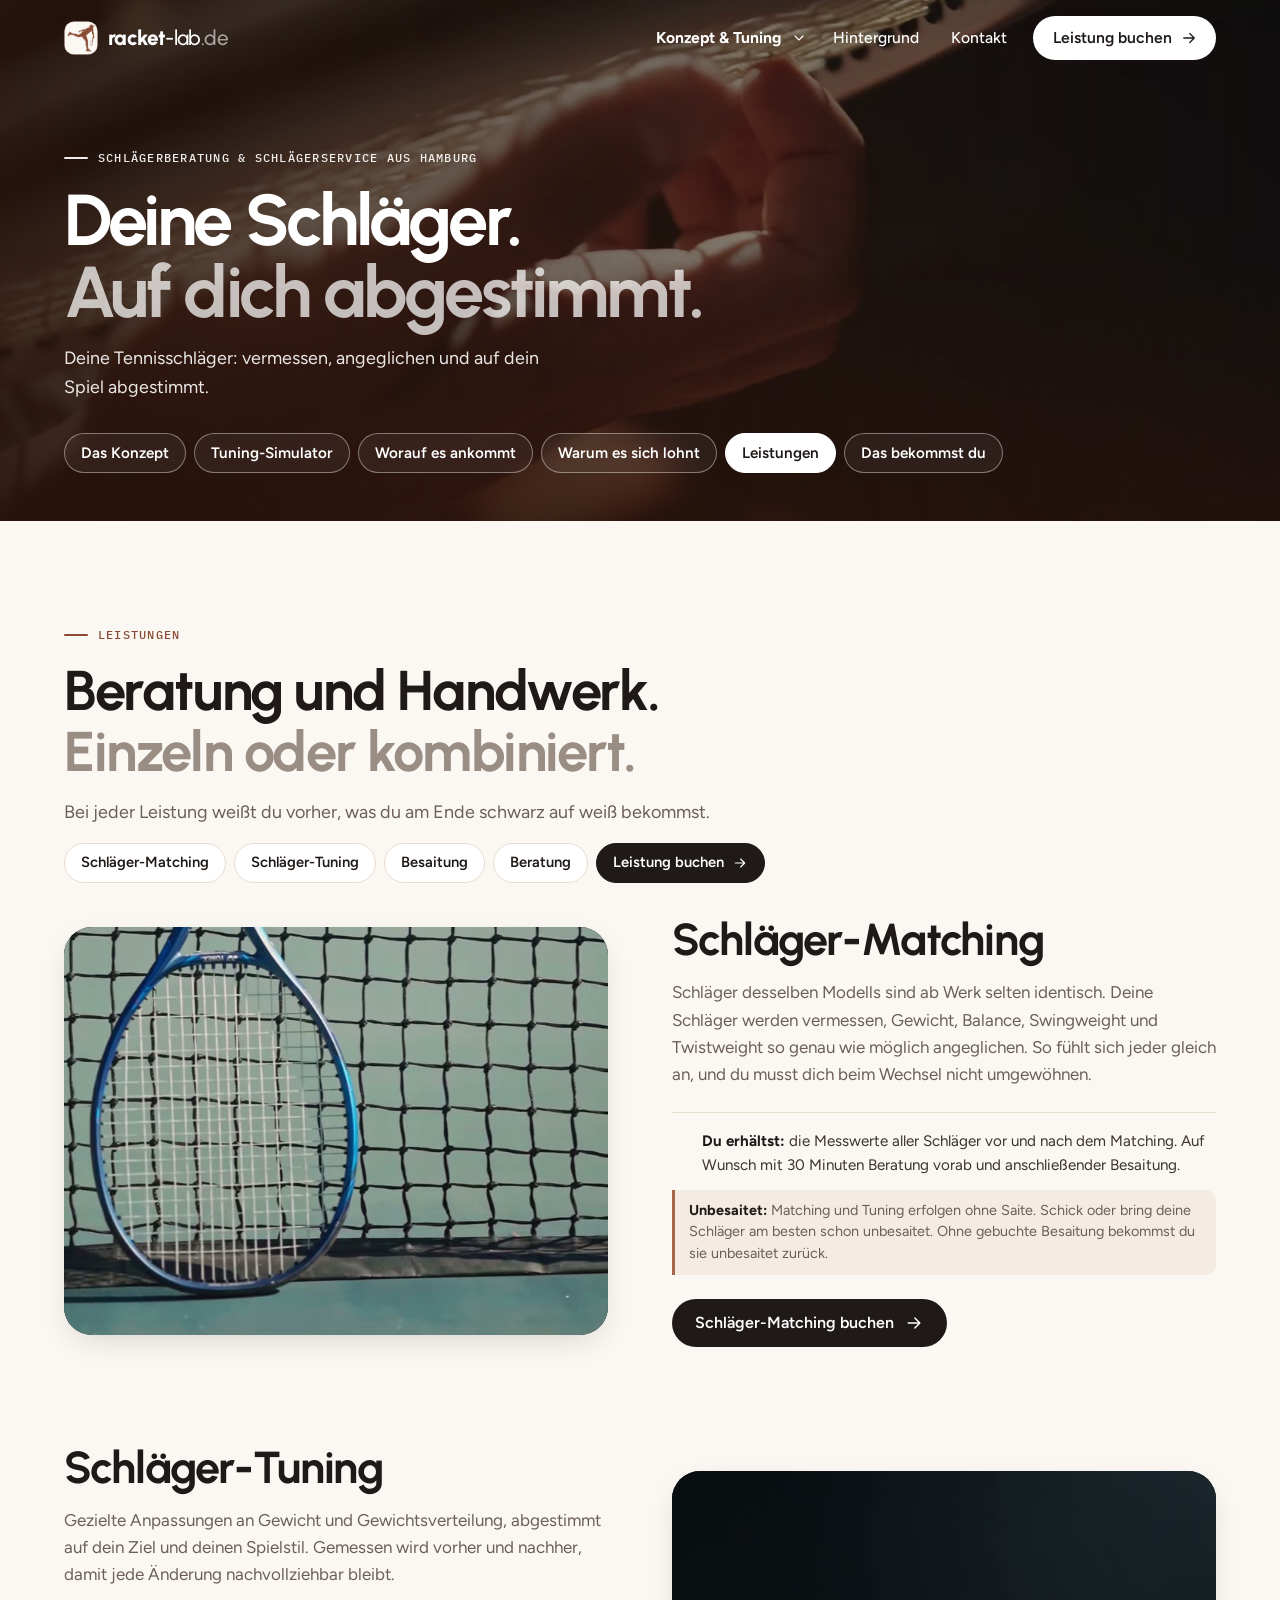
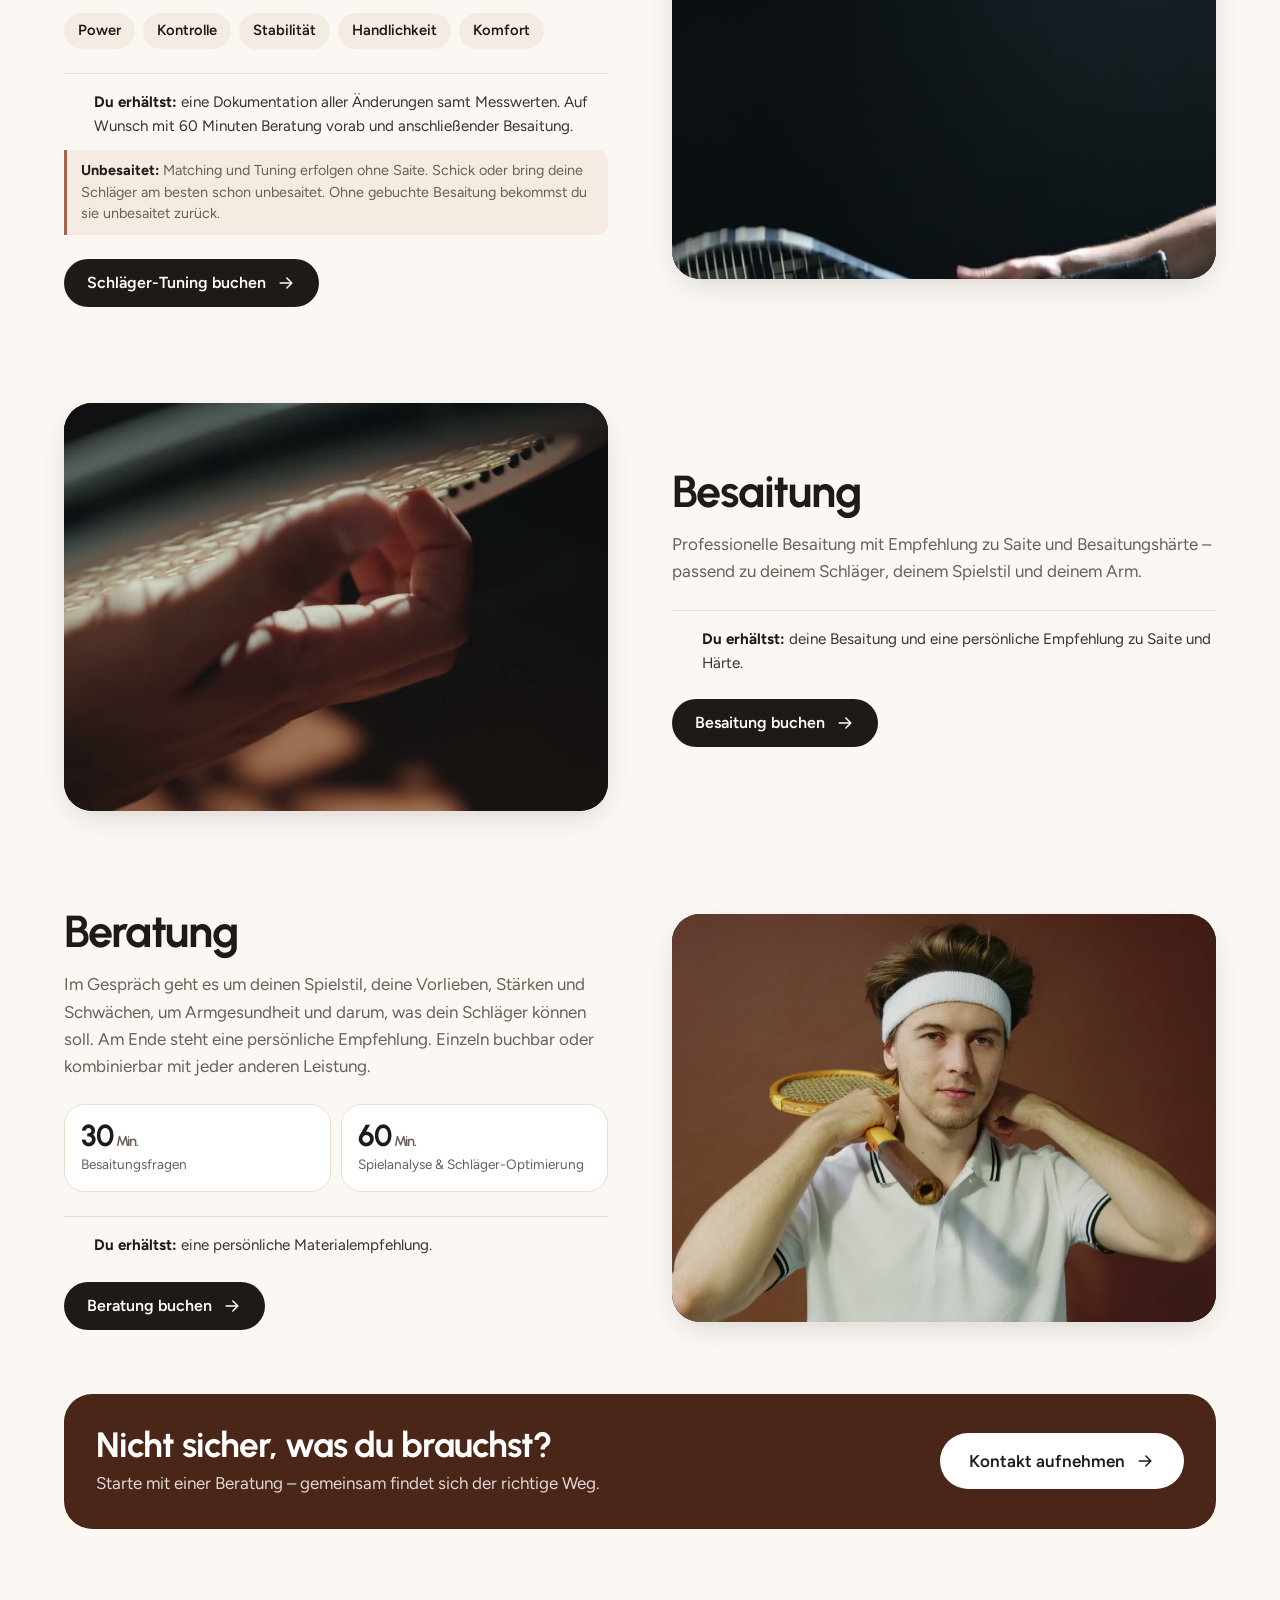
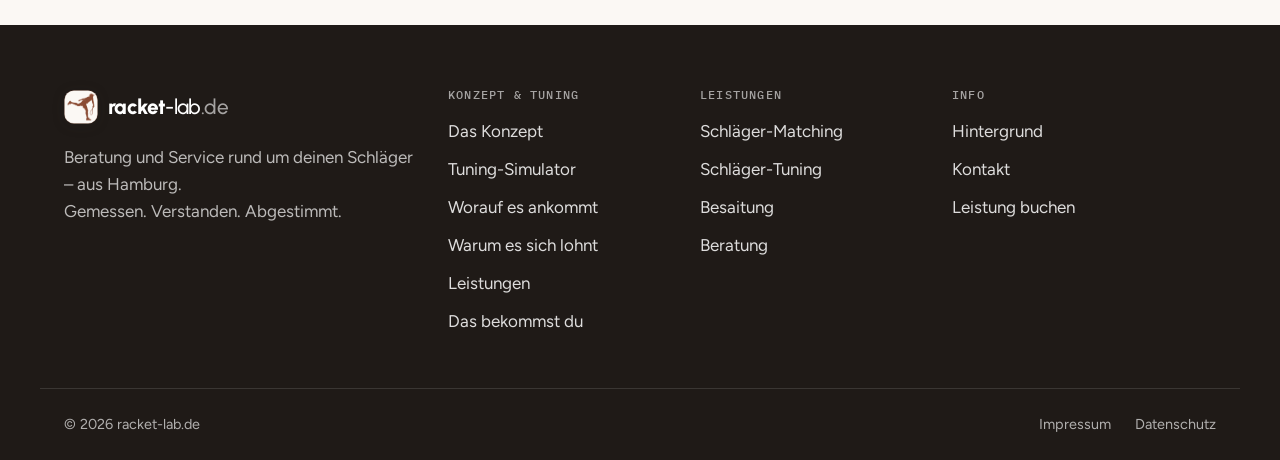
<file: leistungen.html>
<!doctype html>
<html lang="de"><head><meta charset="utf-8"><title>Weiterleitung – racket-lab.de</title>
<meta name="robots" content="noindex"><link rel="canonical" href="index.html#leistungen">
<script>
  var m = { matching: 'svc-matching', tuning: 'svc-tuning', stringing: 'svc-stringing', consulting: 'svc-consulting' };
  var h = location.hash.slice(1);
  location.replace('index.html#' + (m[h] || 'leistungen'));
</script>
<meta http-equiv="refresh" content="0; url=index.html#leistungen"></head>
<body><p><a href="index.html#leistungen">Weiter zu den Leistungen</a></p></body></html>
</file>
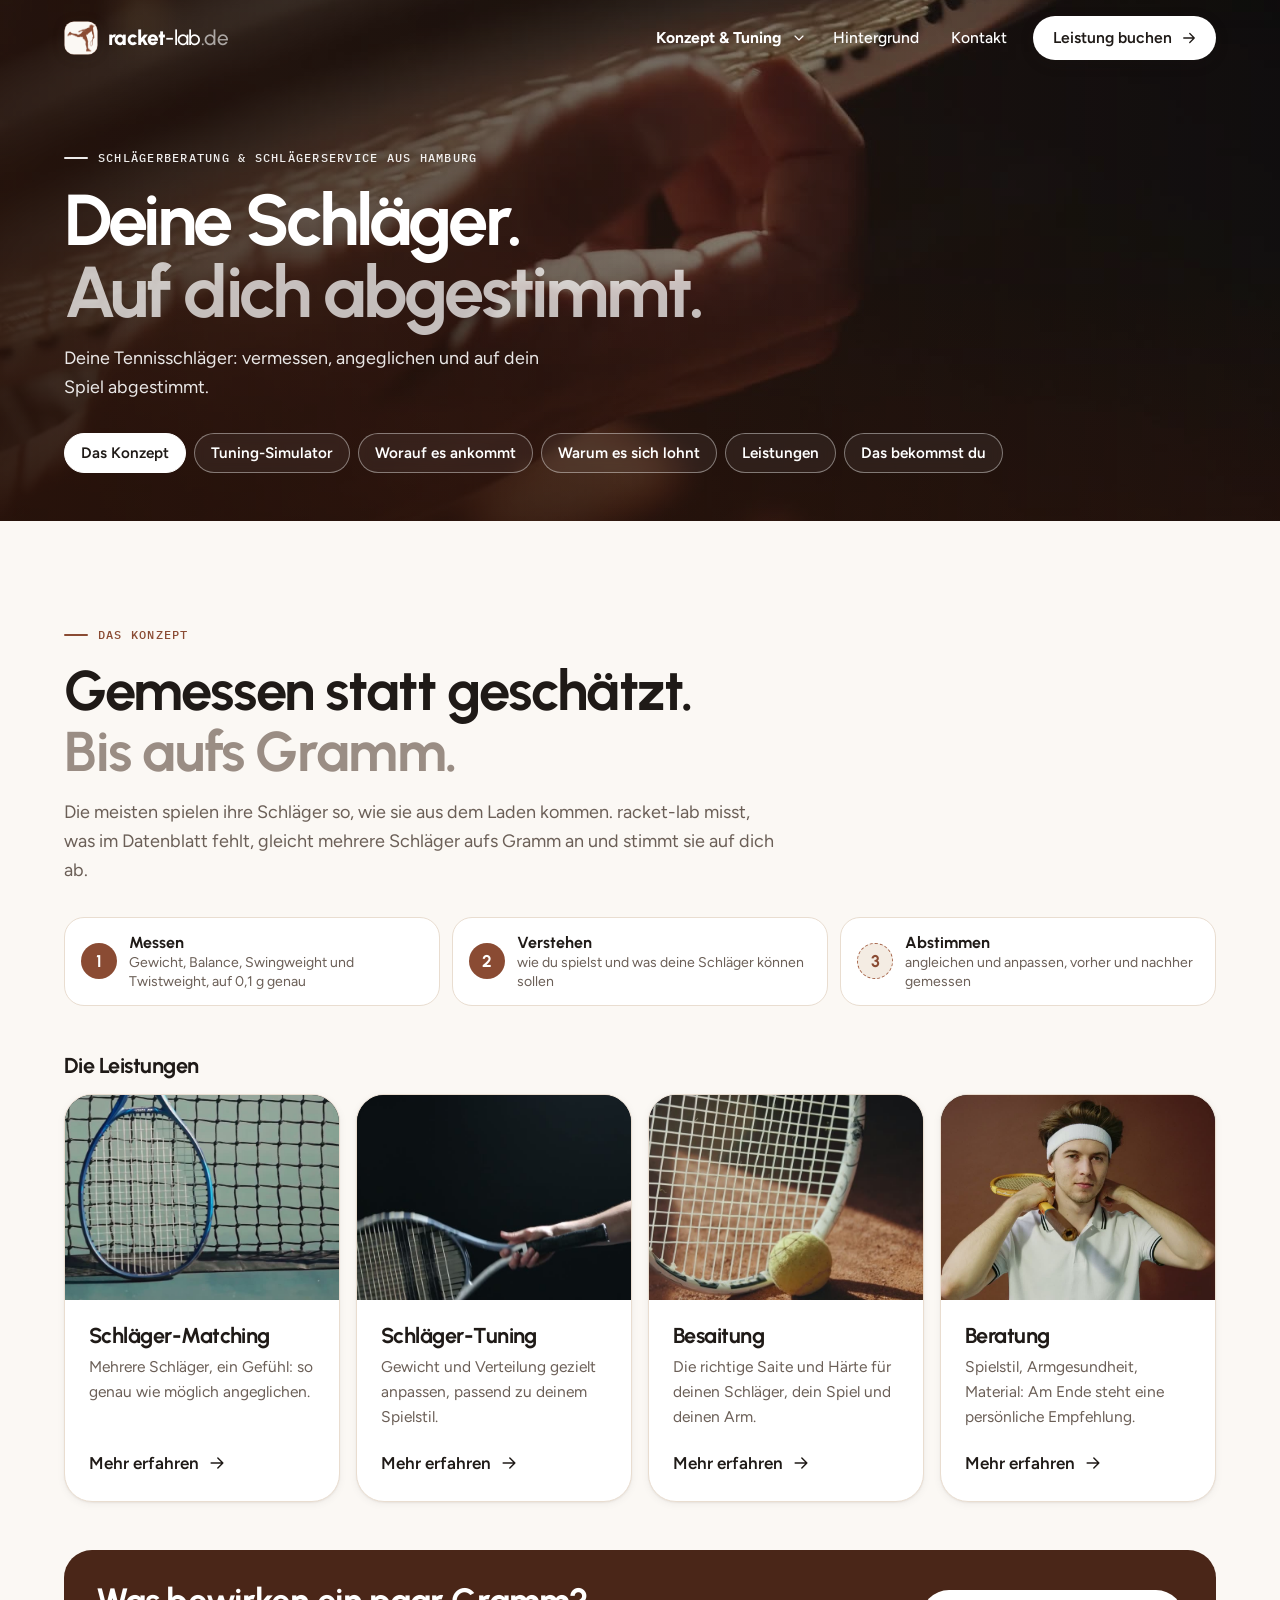
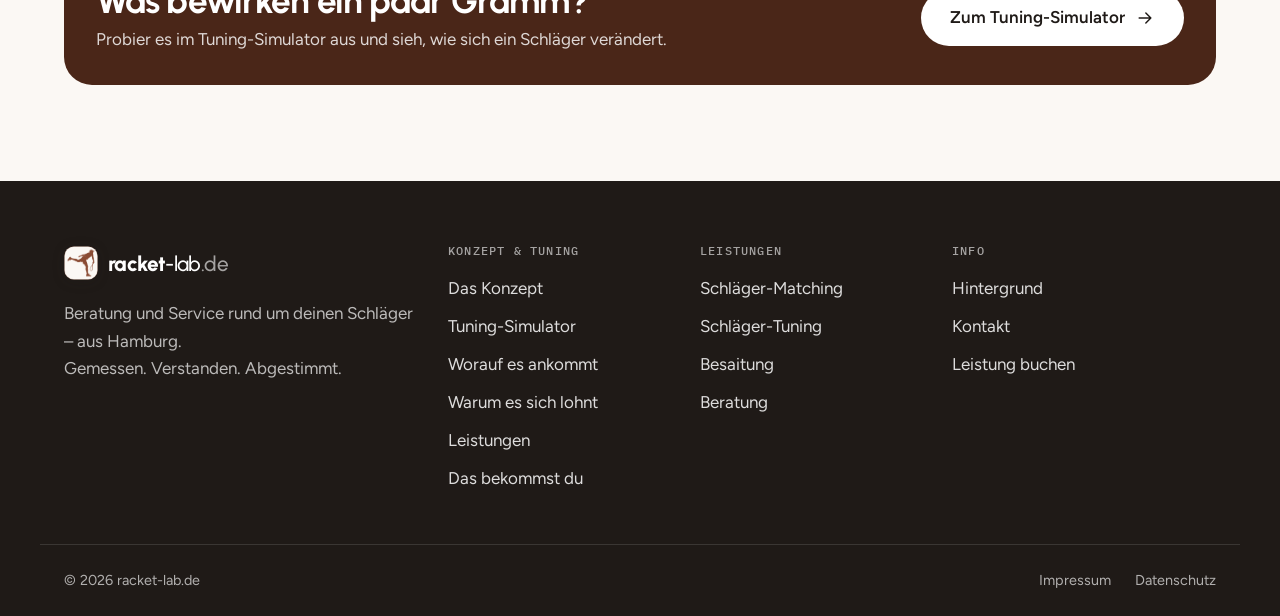
<file: tuning-explained.html>
<!doctype html>
<html lang="de"><head><meta charset="utf-8"><title>Weiterleitung – racket-lab.de</title>
<meta name="robots" content="noindex"><link rel="canonical" href="index.html">
<script>location.replace('index.html' + location.hash);</script>
<meta http-equiv="refresh" content="0; url=index.html"></head>
<body><p><a href="index.html">Weiter zur Startseite</a></p></body></html>
</file>
<file: styles.css>
/* ============================================================
   racket-lab.de – design tokens
   ============================================================ */
:root {
  /* palette */
  --clay-900: #4a2618;
  --clay-800: #6e3a26;
  --clay-700: #8a4b33;
  --clay-600: #a6654a;   /* sampled from hero photo */
  --clay-300: #e3b9a3;
  --sand-50:  #fbf8f4;
  --sand-100: #f4ece3;
  --sand-200: #e9ddd0;
  --ink:      #1f1a17;
  --ink-2:    #3b322c;
  --muted:    #6b5f57;   /* 5.9:1 on sand-50 */
  --soft:     #9a8d84;   /* large headings only (3:1+) */
  --ball:     #d6f03c;
  --white:    #ffffff;

  /* semantic */
  --bg: var(--sand-50);
  --surface: var(--white);
  --text: var(--ink);
  --text-muted: var(--muted);
  --border: var(--sand-200);
  --primary: var(--ink);
  --on-primary: var(--white);
  --accent: var(--ball);
  --on-accent: var(--ink);
  --focus: #2f6fe4;
  --error: #b42318;

  /* type */
  --font-display: "Urbanist", system-ui, sans-serif;
  --font-body: "Figtree", system-ui, sans-serif;
  --font-mono: "IBM Plex Mono", ui-monospace, monospace;

  /* spacing (8pt) */
  --s1: 4px; --s2: 8px; --s3: 12px; --s4: 16px; --s5: 24px;
  --s6: 32px; --s7: 48px; --s8: 64px; --s9: 96px; --s10: 128px;

  /* shape & elevation */
  --r-sm: 12px; --r-md: 20px; --r-lg: 28px; --r-pill: 999px;
  --shadow-1: 0 1px 2px rgba(31,26,23,.06), 0 2px 8px rgba(31,26,23,.05);
  --shadow-2: 0 10px 30px -8px rgba(31,26,23,.18);
  --shadow-3: 0 30px 60px -20px rgba(31,26,23,.35);

  /* motion */
  --ease-out: cubic-bezier(.22,1,.36,1);
  --t-fast: 150ms; --t-med: 250ms; --t-slow: 600ms;

  /* z */
  --z-header: 100; --z-menu: 110;

  --container: 1200px;
  --header-h: 76px;
}

/* ============================================================
   base
   ============================================================ */
*, *::before, *::after { box-sizing: border-box; }
html { scroll-behavior: smooth; scroll-padding-top: calc(var(--header-h) + 16px); -webkit-text-size-adjust: 100%; }
body {
  margin: 0;
  background: var(--bg);
  color: var(--text);
  font: 400 1.0625rem/1.6 var(--font-body);
  -webkit-font-smoothing: antialiased;
  overflow-x: hidden;
}
img { max-width: 100%; height: auto; display: block; }
a { color: inherit; }
h1, h2, h3 { font-family: var(--font-display); font-weight: 700; letter-spacing: -0.025em; line-height: 1.08; margin: 0; text-wrap: balance; }
p { margin: 0; }
ul, ol { margin: 0; padding: 0; list-style: none; }
button, input, select, textarea { font: inherit; color: inherit; }
:focus-visible { outline: 3px solid var(--focus); outline-offset: 3px; border-radius: 6px; }

.sr-only { position: absolute; width: 1px; height: 1px; padding: 0; margin: -1px; overflow: hidden; clip: rect(0 0 0 0); white-space: nowrap; border: 0; }
.skip-link { position: absolute; left: 16px; top: -100px; z-index: 1000; background: var(--ink); color: #fff; padding: 12px 18px; border-radius: var(--r-sm); text-decoration: none; }
.skip-link:focus { top: 16px; }

.container { width: 100%; max-width: var(--container); margin: 0 auto; padding: 0 var(--s4); }
@media (min-width: 768px) { .container { padding: 0 var(--s6); } }
@media (min-width: 1280px) { .container { padding: 0 var(--s5); } }

.ic { width: 20px; height: 20px; fill: none; stroke: currentColor; stroke-width: 1.75; stroke-linecap: round; stroke-linejoin: round; flex-shrink: 0; }
.ic-lg { width: 28px; height: 28px; }
.mono { font-family: var(--font-mono); font-size: .75rem; letter-spacing: .06em; text-transform: uppercase; }
.muted { color: var(--text-muted); }
.soft { color: var(--soft); }
.soft-light { color: rgba(255,255,255,.72); }

/* type scale */
.h-lg { font-size: clamp(2.1rem, 4.6vw, 3.5rem); }
.h-md { font-size: clamp(1.5rem, 2.6vw, 2rem); }
.h-sm { font-size: 1.125rem; letter-spacing: -0.01em; line-height: 1.3; }

.eyebrow { display: inline-flex; align-items: center; gap: 10px; font-family: var(--font-mono); font-size: .78rem; font-weight: 500; letter-spacing: .1em; text-transform: uppercase; color: var(--clay-700); margin-bottom: var(--s4); }
.eyebrow::before { content: ""; width: 24px; height: 2px; background: currentColor; border-radius: 2px; }
.eyebrow-light { color: rgba(255,255,255,.92); }
.hero .eyebrow::before { display: none; }
.eyebrow .dot { width: 8px; height: 8px; border-radius: 50%; background: var(--ball); box-shadow: 0 0 0 4px rgba(214,240,60,.25); }

/* ============================================================
   buttons
   ============================================================ */
.btn {
  display: inline-flex; align-items: center; justify-content: center; gap: 10px;
  min-height: 48px; padding: 0 22px; border-radius: var(--r-pill);
  border: 1.5px solid transparent; font-weight: 600; font-size: 1rem; text-decoration: none; cursor: pointer;
  transition: background-color var(--t-fast) ease, color var(--t-fast) ease, border-color var(--t-fast) ease, transform var(--t-fast) ease, box-shadow var(--t-fast) ease;
  touch-action: manipulation; white-space: nowrap;
}
.btn:active { transform: scale(.97); }
.btn .ic { transition: transform var(--t-med) var(--ease-out); }
.btn:hover .ic { transform: translateX(3px); }
.btn-lg { min-height: 56px; padding: 0 28px; font-size: 1.0625rem; }
.btn-block { width: 100%; }
.btn-primary { background: var(--primary); color: var(--on-primary); }
.btn-primary:hover { background: var(--clay-800); }
.btn-light { background: var(--white); color: var(--ink); }
.btn-light:hover { background: var(--ball); }
.btn-ghost-light { color: #fff; border-color: rgba(255,255,255,.55); background: rgba(255,255,255,.06); backdrop-filter: blur(6px); }
.btn-ghost-light:hover { background: rgba(255,255,255,.18); border-color: #fff; }
.btn-soft { background: var(--sand-100); color: var(--ink); min-height: 44px; font-size: .95rem; }
.btn-soft:hover { background: var(--sand-200); }
.btn-outline { border-color: var(--ink); color: var(--ink); background: transparent; }
.btn-outline:hover { background: var(--ink); color: #fff; }

.text-link { display: inline-flex; align-items: center; gap: 8px; font-weight: 600; text-decoration: none; margin-top: auto; padding-top: var(--s4); min-height: 44px; }
.text-link:hover { text-decoration: underline; text-underline-offset: 4px; }

/* ============================================================
   header
   ============================================================ */
.site-header {
  position: fixed; inset: 0 0 auto 0; z-index: var(--z-header); height: var(--header-h);
  display: flex; align-items: center; color: #fff;
  transition: background-color var(--t-med) ease, box-shadow var(--t-med) ease, color var(--t-med) ease;
}
.site-header.is-solid { background: rgba(251,248,244,.9); backdrop-filter: blur(14px) saturate(1.4); -webkit-backdrop-filter: blur(14px) saturate(1.4); color: var(--ink); box-shadow: 0 1px 0 var(--border); }
.header-inner { display: flex; align-items: center; gap: var(--s5); }

.logo { display: inline-flex; align-items: center; gap: 10px; text-decoration: none; font-family: var(--font-display); font-weight: 800; font-size: 1.3rem; letter-spacing: -0.03em; min-height: 44px; }
.logo-mark { width: 34px; height: 34px; flex-shrink: 0; filter: drop-shadow(0 2px 6px rgba(31,26,23,.18)); }
.logo-light { font-weight: 500; }
.logo-tld { font-weight: 500; opacity: .6; }

.main-nav { margin-left: auto; }
.main-nav ul { display: flex; gap: var(--s1); }
.main-nav a { display: inline-flex; align-items: center; min-height: 44px; padding: 0 14px; border-radius: var(--r-pill); text-decoration: none; font-weight: 500; font-size: .98rem; transition: background-color var(--t-fast) ease; }
.main-nav ul a:hover { background: rgba(255,255,255,.14); }
.site-header.is-solid .main-nav ul a:hover { background: var(--sand-100); }
.main-nav a[aria-current="true"] { background: rgba(255,255,255,.18); }
.site-header.is-solid .main-nav a[aria-current="true"] { background: var(--sand-200); }
.main-nav a, .logo-text { white-space: nowrap; }
/* "Leistung buchen" als hervorgehobener Button */
.main-nav .nav-book-li { margin-left: var(--s2); }
.main-nav ul a.nav-book { gap: 8px; padding: 0 18px 0 20px; background: #fff; color: var(--ink); font-weight: 600; box-shadow: 0 4px 14px rgba(31,26,23,.18); transition: background-color var(--t-fast) ease, color var(--t-fast) ease, transform var(--t-fast) ease; }
.main-nav ul a.nav-book:hover { background: var(--ball); }
.main-nav ul a.nav-book .ic { width: 18px; height: 18px; transition: transform var(--t-med) var(--ease-out); }
.main-nav ul a.nav-book:hover .ic { transform: translateX(3px); }
.main-nav ul a.nav-book:active { transform: scale(.97); }
.site-header.is-solid .main-nav ul a.nav-book { background: var(--ink); color: #fff; box-shadow: none; }
.site-header.is-solid .main-nav ul a.nav-book:hover { background: var(--clay-800); }
.main-nav a.nav-book[aria-current="page"] { font-weight: 700; }
@media (min-width: 960px) and (max-width: 1199px) {
  .main-nav ul a { padding: 0 10px; font-size: .94rem; }
  .main-nav ul a.nav-book { padding: 0 14px 0 16px; }
  .sub-toggle { margin-left: -8px; }
}

.menu-toggle { display: none; width: 48px; height: 48px; border-radius: 50%; border: 1.5px solid rgba(255,255,255,.5); background: rgba(255,255,255,.08); color: inherit; cursor: pointer; align-items: center; justify-content: center; margin-left: auto; }
.site-header.is-solid .menu-toggle { border-color: var(--border); background: var(--white); }
.menu-toggle .ic-close { display: none; }
.menu-toggle[aria-expanded="true"] .ic-open { display: none; }
.menu-toggle[aria-expanded="true"] .ic-close { display: block; }

@media (max-width: 959px) {
  .menu-toggle { display: inline-flex; }
  .main-nav {
    position: fixed; inset: var(--header-h) 0 auto 0; z-index: var(--z-menu);
    margin: 0; padding: var(--s4) var(--s4) var(--s5);
    background: var(--sand-50); color: var(--ink); box-shadow: var(--shadow-2);
    border-radius: 0 0 var(--r-lg) var(--r-lg);
    opacity: 0; transform: translateY(-8px); visibility: hidden;
    transition: opacity var(--t-med) var(--ease-out), transform var(--t-med) var(--ease-out), visibility 0s linear var(--t-med);
  }
  .main-nav.is-open { opacity: 1; transform: none; visibility: visible; transition-delay: 0s; }
  .main-nav ul { flex-direction: column; gap: 2px; }
  .main-nav ul a { width: 100%; min-height: 52px; font-size: 1.125rem; border-radius: var(--r-sm); }
  .main-nav ul a:hover, .site-header .main-nav a[aria-current="true"] { background: var(--sand-100); }
  .main-nav .nav-book-li { margin: var(--s3) 0 0; }
  :is(.site-header, .site-header.is-solid) .main-nav ul a.nav-book { justify-content: center; background: var(--primary); color: #fff; border-radius: var(--r-pill); box-shadow: none; }
  :is(.site-header, .site-header.is-solid) .main-nav ul a.nav-book:hover { background: var(--clay-800); }
  .site-header.menu-open { background: var(--sand-50); color: var(--ink); }
  .site-header.menu-open .menu-toggle { border-color: var(--border); background: var(--white); }
}

/* ============================================================
   hero
   ============================================================ */
.hero {
  position: relative; isolation: isolate; overflow: hidden;
  background: var(--clay-600); color: #fff;
  min-height: 100svh;
  padding: calc(var(--header-h) + var(--s7)) 0 var(--s7);
  display: flex; align-items: center;
}
.hero-media { position: absolute; inset: 0; z-index: -2; }
.bg-video { position: absolute; inset: 0; width: 100%; height: 100%; object-fit: cover; display: block; }
.bg-video::-webkit-media-controls-start-playback-button,
.bg-video::-webkit-media-controls { display: none !important; -webkit-appearance: none; } /* iOS: kein Play-Symbol über Hintergrundvideos */
.hero-media .bg-video { object-position: 50% 92%; }
/* portrait drone video turned 90° so the court lies across the header */
.page-hero-media-rotate { container-type: size; overflow: hidden; }
.page-hero-court { min-height: clamp(520px, 50vw, 760px); display: flex; align-items: center; }
.page-hero-court > .container { width: 100%; }
@media (max-width: 699px) { /* portrait screens: the portrait video fits without turning it */
  .bg-video-rotated { top: 0; left: 0; width: 100%; height: 100%; transform: none; }
  .page-hero-court { min-height: 0; }
}
.bg-video-rotated { inset: auto; top: 50%; left: 50%; width: 100cqh; height: 100cqw; transform: translate(-50%, -50%) rotate(-90deg); object-fit: cover; }
.hero::before { /* legibility scrim + warm vignette */
  content: ""; position: absolute; inset: 0; z-index: -1;
  background:
    linear-gradient(90deg, rgba(40,18,10,.78) 0%, rgba(40,18,10,.55) 40%, rgba(40,18,10,.12) 70%, rgba(40,18,10,.25) 100%),
    radial-gradient(120% 90% at 50% 50%, transparent 55%, rgba(58,28,16,.35) 100%);
}
.hero-grid { display: grid; gap: var(--s7); align-items: center; }
@media (min-width: 1024px) { .hero-grid { grid-template-columns: minmax(0, 1fr) 320px; gap: var(--s8); } }

.hero-copy { max-width: 600px; }
.hero h1 { font-size: clamp(2.75rem, 7vw, 5.25rem); font-weight: 700; letter-spacing: -0.04em; line-height: .98; text-shadow: 0 2px 30px rgba(58,28,16,.25); }
.hero-lead { margin-top: var(--s5); font-size: clamp(1.0625rem, 1.4vw, 1.2rem); max-width: 34em; color: rgba(255,255,255,.94); }
.hero-actions { display: flex; flex-wrap: wrap; gap: var(--s3); margin-top: var(--s6); }

.hero-thumbs { display: flex; align-items: center; gap: 8px; margin-top: var(--s7); padding: 8px; border-radius: var(--r-md); width: fit-content; background: rgba(255,255,255,.14); border: 1px solid rgba(255,255,255,.25); backdrop-filter: blur(10px); -webkit-backdrop-filter: blur(10px); }
.hero-thumbs li:not(.thumbs-label) { width: 60px; height: 60px; border-radius: 12px; overflow: hidden; background: #fff; }
.hero-thumbs img { width: 100%; height: 100%; object-fit: cover; }
.thumbs-label { font-size: .8rem; line-height: 1.25; font-weight: 600; padding: 0 12px 0 6px; }

.hero-side { display: grid; gap: var(--s4); align-content: center; }
.spec-card { background: var(--surface); color: var(--ink); border-radius: var(--r-lg); padding: var(--s5); box-shadow: var(--shadow-3); }
.spec-head { display: flex; justify-content: space-between; align-items: center; }
.chip { display: inline-flex; align-items: center; min-height: 28px; padding: 0 12px; border-radius: var(--r-pill); border: 1px solid var(--border); font-size: .8rem; font-weight: 600; }
.spec-title { font-family: var(--font-display); font-weight: 700; font-size: 1.6rem; line-height: 1.12; letter-spacing: -0.03em; margin: var(--s4) 0 var(--s4); }
.spec-list { margin: 0 0 var(--s4); display: grid; }
.spec-list div { display: flex; justify-content: space-between; align-items: baseline; gap: 12px; padding: 10px 0; border-top: 1px dashed var(--sand-200); }
.spec-list dt { font-size: .9rem; color: var(--text-muted); }
.spec-list dd { margin: 0; font-family: var(--font-display); font-weight: 700; font-size: 1.15rem; font-variant-numeric: tabular-nums; white-space: nowrap; }
.spec-list small { font-family: var(--font-body); font-weight: 500; font-size: .75rem; color: var(--text-muted); }

.glass-card { border-radius: var(--r-lg); padding: var(--s5); background: rgba(74,38,24,.42); border: 1px solid rgba(255,255,255,.28); backdrop-filter: blur(14px); -webkit-backdrop-filter: blur(14px); }
.glass-label { display: flex; align-items: center; gap: 8px; font-weight: 600; font-size: .9rem; }
.glass-big { font-family: var(--font-display); font-size: 2.1rem; font-weight: 700; letter-spacing: -0.03em; margin-top: 6px; font-variant-numeric: tabular-nums; }
.glass-big small { font-size: .95rem; font-weight: 600; opacity: .85; }
.glass-text { font-size: .92rem; color: rgba(255,255,255,.9); margin-top: 4px; }

@media (max-width: 1023px) {
  .hero { min-height: auto; padding-top: calc(var(--header-h) + var(--s6)); }
  .hero::before { background: linear-gradient(180deg, rgba(58,28,16,.6) 0%, rgba(58,28,16,.5) 45%, rgba(58,28,16,.55) 100%); }
  .hero-side { grid-template-columns: repeat(auto-fit, minmax(260px, 1fr)); align-items: stretch; }
}
@media (max-width: 559px) {
  .hero-actions .btn { width: 100%; }
  .hero-thumbs { width: 100%; }
  .hero-thumbs li:not(.thumbs-label) { width: 52px; height: 52px; }
}

/* ============================================================
   principles
   ============================================================ */
.principles { background: var(--surface); border-bottom: 1px solid var(--border); }
.principles-grid { display: grid; gap: var(--s5); padding-top: var(--s7); padding-bottom: var(--s7); }
@media (min-width: 640px) { .principles-grid { grid-template-columns: repeat(2, 1fr); } }
@media (min-width: 1024px) { .principles-grid { grid-template-columns: repeat(4, 1fr); gap: var(--s6); } }
.principle { display: flex; gap: var(--s4); align-items: flex-start; }
.principle > .ic { color: var(--clay-700); margin-top: 2px; }
.principle p { color: var(--text-muted); font-size: .95rem; margin-top: 6px; }

/* ============================================================
   sections
   ============================================================ */
.section { padding: var(--s9) 0; }
@media (max-width: 767px) { .section { padding: var(--s8) 0; } }
.section-sand { background: var(--sand-100); }
.section-clay { background: var(--clay-700); color: #fff; position: relative; overflow: hidden; }
.section-clay::before { content: ""; position: absolute; inset: 0; background: radial-gradient(80% 60% at 85% 0%, rgba(255,255,255,.08), transparent 60%), radial-gradient(60% 50% at 0% 100%, rgba(0,0,0,.18), transparent 70%); pointer-events: none; }
.section-clay .container { position: relative; }
.section-bg { position: absolute; inset: 0; }
.section-bg .bg-video { opacity: .28; mix-blend-mode: luminosity; }
.section-bg::after { content: ""; position: absolute; inset: 0; background: linear-gradient(180deg, rgba(138,75,51,.55), rgba(138,75,51,.85)); }
.section-head { max-width: 720px; margin: 0 auto var(--s8); text-align: center; }
.section-head .eyebrow { justify-content: center; }
.section-head-left { text-align: left; margin-left: 0; margin-bottom: var(--s6); }
.section-head-left .eyebrow { justify-content: flex-start; }
.section-lead { margin-top: var(--s4); font-size: 1.125rem; color: var(--text-muted); }
.section-clay .section-lead { color: rgba(255,255,255,.88); }

/* services */
.services { display: grid; gap: var(--s4); }
@media (min-width: 768px) { .services { grid-template-columns: repeat(2, 1fr); gap: var(--s5); } }
@media (min-width: 1024px) { .services { grid-template-columns: repeat(6, 1fr); } .service { grid-column: span 2; } .service-feature { grid-column: span 3; } }
.service {
  display: flex; flex-direction: column; gap: var(--s3);
  background: var(--surface); border: 1px solid var(--border); border-radius: var(--r-lg); padding: var(--s5);
  box-shadow: var(--shadow-1); transition: transform var(--t-med) var(--ease-out), box-shadow var(--t-med) ease;
}
.service:hover { transform: translateY(-3px); box-shadow: var(--shadow-2); }
.service h3 { font-size: 1.5rem; }
.service p { color: var(--text-muted); }
.service-top { display: flex; justify-content: space-between; align-items: center; margin-bottom: var(--s2); }
.service-icon { width: 48px; height: 48px; border-radius: 14px; display: grid; place-items: center; background: var(--sand-100); color: var(--clay-700); }
.deliverable { display: flex; gap: 10px; align-items: flex-start; margin-top: auto; padding-top: var(--s4); border-top: 1px solid var(--border); font-size: .95rem; color: var(--ink-2) !important; }
.deliverable .ic { color: var(--clay-700); margin-top: 2px; }
.deliverable strong { color: var(--ink); }

.service-feature { padding: 0; overflow: hidden; display: grid; grid-template-rows: auto 1fr; }
.service-feature .service-media { aspect-ratio: 16 / 9; overflow: hidden; background: #fff; }
.service-feature .service-media img { width: 100%; height: 100%; object-fit: cover; transition: transform var(--t-slow) var(--ease-out); }
.service-feature:hover .service-media img { transform: scale(1.03); }
.service-media-contain img { object-fit: contain !important; padding: var(--s3); }
.service-has-media { overflow: hidden; }
.service-media-top { position: relative; aspect-ratio: 16 / 10; margin: calc(var(--s5) * -1) calc(var(--s5) * -1) var(--s2); overflow: hidden; }
.service-media-dark { background: #0e1013; }
.service-feature .service-body { display: flex; flex-direction: column; gap: var(--s3); padding: var(--s5); }
.service-dark { background: #1d2a36; border-color: #1d2a36; color: #fff; }
.service-dark p, .service-dark .muted { color: rgba(255,255,255,.8) !important; }
.service-dark .deliverable { border-top-color: rgba(255,255,255,.16); color: rgba(255,255,255,.92) !important; }
.service-dark .deliverable strong { color: #fff; }
.service-dark .deliverable .ic { color: var(--ball); }
.service-dark .service-icon { background: rgba(255,255,255,.1); color: var(--ball); }
.service-dark .service-media { background: #1d2a36; }
.service-dark .service-media img { object-position: 50% 62%; }
.service-accent { background: var(--ball); border-color: var(--ball); }
.service-accent p { color: var(--ink-2); }
.service-accent .service-icon { background: rgba(31,26,23,.08); color: var(--ink); }
.service-accent .deliverable { border-top-color: rgba(31,26,23,.15); }
.service-accent .deliverable .ic { color: var(--ink); }
.service-accent .text-link { padding-top: var(--s2); }

/* metrics */
.metrics { display: grid; gap: var(--s4); }
@media (min-width: 640px) { .metrics { grid-template-columns: repeat(2, 1fr); } }
@media (min-width: 1024px) { .metrics { grid-template-columns: repeat(4, 1fr); } }
.metric { background: var(--surface); border-radius: var(--r-md); padding: var(--s5); border: 1px solid var(--border); position: relative; }
.metric-unit { color: var(--clay-700); margin-bottom: var(--s5); text-transform: none !important; font-size: .85rem !important; }
.metric h3 { font-size: 1.3rem; margin-bottom: var(--s2); }
.metric p:not(.mono) { color: var(--text-muted); font-size: .97rem; }

.explorer { margin-top: var(--s6); display: grid; gap: var(--s6); background: var(--ink); color: #fff; border-radius: var(--r-lg); padding: var(--s6); }
@media (min-width: 960px) { .explorer { grid-template-columns: 1fr 1.15fr; padding: var(--s7); gap: var(--s7); } }
.explorer-intro p { color: rgba(255,255,255,.78); margin-top: var(--s3); }
.goal-chips { display: flex; flex-wrap: wrap; gap: 10px; margin-top: var(--s5); }
.goal { min-height: 44px; padding: 0 18px; border-radius: var(--r-pill); border: 1.5px solid rgba(255,255,255,.3); background: transparent; color: #fff; font-weight: 600; cursor: pointer; transition: background-color var(--t-fast) ease, color var(--t-fast) ease, border-color var(--t-fast) ease; }
.goal:hover { border-color: #fff; }
.goal[aria-checked="true"] { background: var(--ball); border-color: var(--ball); color: var(--ink); }
.explorer-panel { background: rgba(255,255,255,.06); border: 1px solid rgba(255,255,255,.12); border-radius: var(--r-md); padding: var(--s5); }
.explorer-summary { font-family: var(--font-display); font-size: 1.3rem; font-weight: 600; letter-spacing: -0.02em; line-height: 1.3; }
.levers { margin-top: var(--s4); display: grid; }
.levers li { display: grid; grid-template-columns: 40px 1fr; gap: 12px; padding: 14px 0; border-top: 1px solid rgba(255,255,255,.12); animation: lever-in var(--t-med) var(--ease-out) both; }
.levers li:nth-child(2) { animation-delay: 40ms; } .levers li:nth-child(3) { animation-delay: 80ms; } .levers li:nth-child(4) { animation-delay: 120ms; }
@keyframes lever-in { from { opacity: 0; transform: translateY(6px); } to { opacity: 1; transform: none; } }
.lever-dir { width: 40px; height: 40px; border-radius: 12px; display: grid; place-items: center; background: rgba(214,240,60,.14); color: var(--ball); }
.lever-dir.flat { background: rgba(255,255,255,.08); color: rgba(255,255,255,.8); }
.lever-name { font-weight: 600; }
.lever-name em { font-style: normal; font-family: var(--font-mono); font-size: .72rem; letter-spacing: .06em; text-transform: uppercase; color: var(--ball); margin-left: 8px; }
.lever-how { color: rgba(255,255,255,.75); font-size: .95rem; }
.explorer-note { margin-top: var(--s4); font-size: .85rem; color: rgba(255,255,255,.6); }

/* process */
.process-wrap { display: grid; gap: var(--s7); align-items: center; }
@media (min-width: 960px) { .process-wrap { grid-template-columns: 1fr 1.1fr; gap: var(--s8); } }
.process-media { position: relative; border-radius: var(--r-lg); overflow: hidden; background: #fff; border: 1px solid var(--border); box-shadow: var(--shadow-2); aspect-ratio: 1; }
.process-media img { width: 100%; height: 100%; object-fit: cover; }
.process-badge { position: absolute; left: var(--s4); bottom: var(--s4); background: var(--ink); color: #fff; border-radius: var(--r-md); padding: var(--s4) var(--s5); display: grid; gap: 2px; box-shadow: var(--shadow-2); }
.process-badge .mono { color: var(--ball); }
.process-badge strong { font-family: var(--font-display); font-size: 1.8rem; letter-spacing: -0.03em; font-variant-numeric: tabular-nums; }
.process-badge span:last-child { font-size: .88rem; color: rgba(255,255,255,.8); }
.steps { display: grid; counter-reset: step; }
.steps li { display: grid; grid-template-columns: 48px 1fr; gap: var(--s4); padding: var(--s5) 0; border-top: 1px solid var(--border); }
.steps li:last-child { border-bottom: 1px solid var(--border); }
.step-num { width: 48px; height: 48px; border-radius: 50%; display: grid; place-items: center; background: var(--sand-100); color: var(--clay-700); font-family: var(--font-display); font-weight: 800; font-size: 1.2rem; }
.steps h3 { font-size: 1.25rem; margin-bottom: 4px; }
.steps p { color: var(--text-muted); }

/* formats */
.formats { display: grid; gap: var(--s4); align-items: stretch; }
@media (min-width: 900px) { .formats { grid-template-columns: repeat(3, 1fr); gap: var(--s5); } }
.format { display: flex; flex-direction: column; gap: var(--s3); background: var(--surface); color: var(--ink); border-radius: var(--r-lg); padding: var(--s6) var(--s5) var(--s5); position: relative; }
.format-highlight { box-shadow: 0 0 0 3px var(--ball), var(--shadow-3); }
@media (min-width: 900px) { .format-highlight { transform: translateY(-12px); } }
.format-flag { position: absolute; top: -14px; left: var(--s5); background: var(--ball); color: var(--ink); font-size: .8rem; font-weight: 700; padding: 4px 12px; border-radius: var(--r-pill); }
.format-time { font-family: var(--font-display); font-weight: 600; color: var(--text-muted); }
.format-time strong { font-size: 3.5rem; letter-spacing: -0.05em; color: var(--ink); line-height: 1; margin-right: 4px; font-variant-numeric: tabular-nums; }
.format h3 { font-size: 1.5rem; }
.format > p:not(.format-time):not(.format-flag) { color: var(--text-muted); }
.ticks { display: grid; gap: 10px; margin: var(--s2) 0 var(--s5); }
.ticks li { display: flex; gap: 10px; align-items: flex-start; font-size: .97rem; }
.ticks .ic { color: var(--clay-700); margin-top: 2px; }
.format .btn { margin-top: auto; }

.combos { margin-top: var(--s7); display: flex; flex-wrap: wrap; align-items: center; justify-content: center; gap: var(--s3); }
.combo { display: grid; gap: 2px; padding: var(--s4) var(--s5); border-radius: var(--r-md); border: 1px solid rgba(255,255,255,.28); background: rgba(255,255,255,.06); min-width: 220px; text-align: center; }
.combo span { font-size: .9rem; color: rgba(255,255,255,.82); }
.combo-best { background: #fff; color: var(--ink); border-color: #fff; }
.combo-best span { color: var(--text-muted); }
.combo-plus { font-family: var(--font-mono); font-size: .75rem; text-transform: uppercase; letter-spacing: .1em; color: rgba(255,255,255,.75); }
@media (max-width: 767px) { .combos { flex-direction: column; align-items: stretch; } .combo { min-width: 0; } }

/* audience */
.audience-wrap { display: grid; gap: var(--s7); align-items: center; }
@media (min-width: 960px) { .audience-wrap { grid-template-columns: 1.2fr 1fr; gap: var(--s8); } }
.audience { display: flex; flex-wrap: wrap; gap: 10px; }
.audience li { display: inline-flex; align-items: center; gap: 10px; min-height: 44px; padding: 0 18px; border-radius: var(--r-pill); background: var(--surface); border: 1px solid var(--border); font-weight: 600; }
.audience li::before { content: ""; width: 8px; height: 8px; border-radius: 50%; background: var(--clay-600); }
.arm-card { background: var(--clay-900); color: #fff; border-radius: var(--r-lg); padding: var(--s6); display: grid; gap: var(--s4); justify-items: start; box-shadow: var(--shadow-3); overflow: hidden; }
.arm-media { position: relative; justify-self: stretch; aspect-ratio: 16 / 9; margin: calc(var(--s6) * -1) calc(var(--s6) * -1) var(--s2); background: var(--clay-800); }
.audience-photos { display: grid; gap: var(--s4); margin-top: var(--s7); grid-template-columns: 1fr; }
.audience-photos img { width: 100%; height: 100%; object-fit: cover; border-radius: var(--r-lg); aspect-ratio: 4 / 3; }
@media (min-width: 768px) {
  .audience-photos { grid-template-columns: .8fr 1.25fr 1.25fr; height: 380px; }
  .audience-photos img { aspect-ratio: auto; }
  .audience-photos img:first-child { object-position: 50% 30%; }
}
.booking-photo { margin-top: var(--s5); width: 100%; aspect-ratio: 16 / 10; object-fit: cover; border-radius: var(--r-lg); box-shadow: var(--shadow-2); }
.arm-card > .ic { color: var(--ball); }
.arm-card h3 { font-size: 1.75rem; }
.arm-card p { color: rgba(255,255,255,.88); }
.arm-card .arm-note { font-size: .86rem; color: rgba(255,255,255,.7); border-left: 2px solid rgba(255,255,255,.3); padding-left: 12px; }
.arm-card .btn-primary { background: #fff; color: var(--ink); }
.arm-card .btn-primary:hover { background: var(--ball); }

/* faq */
.faq-wrap { display: grid; gap: var(--s6); }
@media (min-width: 960px) { .faq-wrap { grid-template-columns: 1fr 1.6fr; gap: var(--s8); align-items: start; } }
.faq { display: grid; gap: var(--s3); }
.faq details { background: var(--surface); border: 1px solid var(--border); border-radius: var(--r-md); transition: box-shadow var(--t-med) ease; }
.faq details[open] { box-shadow: var(--shadow-1); }
.faq summary { list-style: none; cursor: pointer; display: flex; justify-content: space-between; align-items: center; gap: var(--s4); padding: var(--s4) var(--s5); min-height: 64px; font-family: var(--font-display); font-weight: 700; font-size: 1.15rem; letter-spacing: -0.015em; }
.faq summary::-webkit-details-marker { display: none; }
.faq summary::after { content: ""; flex-shrink: 0; width: 32px; height: 32px; border-radius: 50%; background: var(--sand-100) url("data:image/svg+xml,%3Csvg xmlns='http://www.w3.org/2000/svg' viewBox='0 0 24 24' fill='none' stroke='%231f1a17' stroke-width='2' stroke-linecap='round'%3E%3Cpath d='M12 6v12M6 12h12'/%3E%3C/svg%3E") center / 16px no-repeat; transition: transform var(--t-med) var(--ease-out); }
.faq details[open] summary::after { transform: rotate(45deg); }
.faq details p { padding: 0 var(--s5) var(--s5); color: var(--text-muted); max-width: 62ch; }

/* booking */
.booking-wrap { display: grid; gap: var(--s7); align-items: start; }
@media (min-width: 960px) { .booking-wrap { grid-template-columns: 1fr 1.25fr; gap: var(--s8); } .booking-intro { position: sticky; top: calc(var(--header-h) + 32px); } }
.booking-points { display: grid; gap: 12px; margin-top: var(--s5); }
.booking-points li { display: flex; gap: 10px; align-items: center; font-weight: 500; }
.booking-points .ic { color: var(--clay-700); }
.mail-link { display: inline-flex; align-items: center; gap: 10px; margin-top: var(--s6); font-weight: 600; font-size: 1.1rem; text-decoration: none; min-height: 44px; border-bottom: 2px solid var(--ball); }
.mail-link:hover { border-color: var(--clay-600); }

.form { background: var(--surface); border: 1px solid var(--border); border-radius: var(--r-lg); padding: var(--s5); box-shadow: var(--shadow-2); display: grid; gap: var(--s5); }
@media (min-width: 640px) { .form { padding: var(--s6); } }
.field-group { border: 0; padding: 0; margin: 0; min-width: 0; }
.field-group legend, .field label:not(.check) { display: block; font-weight: 600; font-size: .95rem; margin-bottom: 8px; padding: 0; }
.req { color: var(--error); }
.field-row { display: grid; gap: var(--s5); }
@media (min-width: 640px) { .field-row { grid-template-columns: 1fr 1fr; } }
input[type="text"], input[type="email"], input[type="number"], select, textarea {
  width: 100%; min-height: 52px; padding: 12px 16px; border-radius: var(--r-sm);
  border: 1.5px solid var(--sand-200); background: var(--sand-50); font-size: 1rem;
  transition: border-color var(--t-fast) ease, background-color var(--t-fast) ease, box-shadow var(--t-fast) ease;
}
textarea { resize: vertical; min-height: 120px; }
select { appearance: none; background-image: url("data:image/svg+xml,%3Csvg xmlns='http://www.w3.org/2000/svg' viewBox='0 0 24 24' fill='none' stroke='%231f1a17' stroke-width='2' stroke-linecap='round'%3E%3Cpath d='m6 9 6 6 6-6'/%3E%3C/svg%3E"); background-repeat: no-repeat; background-position: right 14px center; background-size: 18px; padding-right: 44px; cursor: pointer; }
input:hover, select:hover, textarea:hover { border-color: #cdbcab; }
input:focus, select:focus, textarea:focus { outline: none; border-color: var(--ink); background: #fff; box-shadow: 0 0 0 4px rgba(47,111,228,.22); }
[aria-invalid="true"] { border-color: var(--error) !important; background: #fff6f5 !important; }
.field-error { color: var(--error); font-size: .9rem; margin-top: 6px; font-weight: 500; }
.field-help { color: var(--text-muted); font-size: .88rem; margin-top: 6px; }

.choice-cards { display: grid; gap: 10px; grid-template-columns: repeat(3, 1fr); }
@media (max-width: 479px) { .choice-cards { grid-template-columns: 1fr; } }
.choice { position: relative; cursor: pointer; }
.choice input { position: absolute; opacity: 0; inset: 0; cursor: pointer; }
.choice span { display: grid; gap: 2px; height: 100%; padding: 14px 16px; border-radius: var(--r-sm); border: 1.5px solid var(--sand-200); background: var(--sand-50); transition: border-color var(--t-fast) ease, background-color var(--t-fast) ease, box-shadow var(--t-fast) ease; }
.choice small { color: var(--text-muted); font-size: .82rem; }
.choice:hover span { border-color: #cdbcab; }
.choice input:checked + span { border-color: var(--ink); background: #fff; box-shadow: inset 0 0 0 1px var(--ink); }
.choice input:checked + span strong::after { content: ""; display: inline-block; width: 8px; height: 8px; margin-left: 8px; border-radius: 50%; background: var(--clay-600); vertical-align: middle; }
.choice input:focus-visible + span { outline: 3px solid var(--focus); outline-offset: 2px; }

.checks { display: grid; gap: 8px; }
@media (min-width: 560px) { .checks { grid-template-columns: 1fr 1fr; } }
.check { display: flex; gap: 12px; align-items: flex-start; cursor: pointer; min-height: 44px; padding: 10px 12px; border-radius: var(--r-sm); border: 1.5px solid var(--sand-200); background: var(--sand-50); }
.check:hover { border-color: #cdbcab; }
.check input { width: 20px; height: 20px; margin: 2px 0 0; accent-color: var(--ink); flex-shrink: 0; cursor: pointer; }
.check-consent { border: 0; background: none; padding: 0; font-size: .92rem; color: var(--ink-2); }
.check-consent a { font-weight: 600; }
[data-show-for][hidden] { display: none !important; }

.form-summary { border: 2px solid var(--error); background: #fff6f5; border-radius: var(--r-sm); padding: var(--s4); color: var(--ink); }
.form-summary ul { margin-top: 6px; padding-left: 18px; list-style: disc; }
.form-summary a { color: var(--error); font-weight: 600; }
.form-foot { font-size: .85rem; color: var(--text-muted); margin-top: calc(var(--s3) * -1); }
.form-success { text-align: center; display: grid; gap: var(--s3); justify-items: center; padding: var(--s6) var(--s4); }
.form-success > .ic { width: 56px; height: 56px; padding: 14px; border-radius: 50%; background: var(--ball); color: var(--ink); stroke-width: 2.4; }
.form-success h3 { font-size: 1.75rem; }
.form-success p { max-width: 42ch; }
.form.is-sent > :not([data-success]) { display: none; }

/* footer */
.site-footer { background: var(--ink); color: rgba(255,255,255,.85); padding: var(--s8) 0 var(--s5); }
.footer-grid { display: grid; gap: var(--s6); }
@media (min-width: 768px) { .footer-grid { grid-template-columns: 1.6fr 1fr 1fr 1.2fr; } }
.logo-footer { color: #fff; }
.footer-claim { margin-top: var(--s3); color: rgba(255,255,255,.7); }
.footer-h { font-family: var(--font-mono); font-size: .75rem; font-weight: 500; letter-spacing: .1em; text-transform: uppercase; color: rgba(255,255,255,.6); margin-bottom: var(--s3); }
.site-footer ul { display: grid; gap: 2px; }
.site-footer a { text-decoration: none; display: inline-flex; align-items: center; min-height: 36px; }
.site-footer a:hover { color: var(--ball); }
.footer-bottom { display: flex; flex-wrap: wrap; justify-content: space-between; gap: var(--s3); margin-top: var(--s7); padding-top: var(--s5); border-top: 1px solid rgba(255,255,255,.12); font-size: .9rem; color: rgba(255,255,255,.65); }
.footer-bottom ul { display: flex; gap: var(--s5); }

/* ============================================================
   multi-page additions
   ============================================================ */
/* dropdown navigation */
.has-sub { position: relative; display: flex; align-items: center; }
.sub-toggle { display: inline-grid; place-items: center; width: 32px; height: 44px; margin-left: -12px; border: 0; background: none; color: inherit; cursor: pointer; border-radius: 10px; }
.sub-toggle .ic { width: 16px; height: 16px; transition: transform var(--t-med) var(--ease-out); }
.has-sub.is-open .sub-toggle .ic { transform: rotate(180deg); }
.main-nav .sub { display: block; }
.main-nav .sub a { display: flex; width: 100%; }
.main-nav a[aria-current="page"] { font-weight: 700; }
@media (min-width: 960px) {
  .main-nav .sub {
    position: absolute; top: calc(100% + 6px); left: 0; min-width: 240px; padding: 8px;
    background: #fff; color: var(--ink); border-radius: 18px; box-shadow: var(--shadow-3);
    opacity: 0; visibility: hidden; transform: translateY(6px);
    transition: opacity var(--t-med) var(--ease-out), transform var(--t-med) var(--ease-out), visibility 0s linear var(--t-med);
  }
  .main-nav .sub::before { content: ""; position: absolute; left: 0; right: 0; top: -10px; height: 10px; } /* hover bridge */
  .has-sub.is-open .sub { opacity: 1; visibility: visible; transform: none; transition-delay: 0s; }
  .main-nav .sub a { border-radius: 12px; color: var(--ink); }
  .main-nav .sub a:hover { background: var(--sand-100) !important; }
}
@media (max-width: 959px) {
  .sub-toggle { display: none; }
  .has-sub { flex-direction: column; align-items: stretch; }
  .main-nav .sub { padding: 0 0 6px 14px; }
  .main-nav .sub a { min-height: 44px !important; font-size: 1rem !important; color: var(--text-muted); }
  .main-nav { max-height: calc(100dvh - var(--header-h)); overflow-y: auto; }
}

/* compact page header for sub-pages */
.page-hero { position: relative; isolation: isolate; overflow: hidden; background: var(--clay-700); color: #fff; padding: calc(var(--header-h) + var(--s8)) 0 var(--s8); }
.page-hero-media { position: absolute; inset: 0; z-index: -2; }
.page-hero-media img { width: 100%; height: 100%; object-fit: cover; }
.page-hero::before { content: ""; position: absolute; inset: 0; z-index: -1; background: linear-gradient(90deg, rgba(40,18,10,.85) 0%, rgba(40,18,10,.6) 50%, rgba(40,18,10,.35) 100%); }
.page-hero h1 { font-size: clamp(2.5rem, 6vw, 4.5rem); letter-spacing: -0.04em; line-height: 1; }
.page-hero h1 .h1-soft { display: block; color: rgba(255,255,255,.72); }
/* Startseite: größerer Header mit Video */
.page-hero-home::before { background: linear-gradient(90deg, rgba(40,18,10,.82) 0%, rgba(40,18,10,.5) 55%, rgba(40,18,10,.15) 100%), linear-gradient(0deg, rgba(40,18,10,.55) 0%, transparent 45%); }/* Startansicht "Unser Konzept" */
.concept-steps li:last-child b { background: var(--clay-700); color: #fff; border: 0; }
.concept-sub { font-size: 1.35rem; margin: var(--s7) 0 var(--s4); }
.concept-cta { margin-top: var(--s7); }
.page-hero .lead { margin-top: var(--s4); max-width: 46ch; font-size: clamp(1.05rem, 1.4vw, 1.2rem); color: rgba(255,255,255,.9); }
.subnav { display: flex; flex-wrap: wrap; gap: 8px; margin-top: var(--s6); }
.subnav a { display: inline-flex; align-items: center; min-height: 40px; padding: 0 16px; border-radius: var(--r-pill); border: 1px solid rgba(255,255,255,.4); color: #fff; text-decoration: none; font-weight: 600; font-size: .95rem; background: rgba(255,255,255,.06); backdrop-filter: blur(6px); transition: background-color var(--t-fast) ease; }
.subnav a:hover { background: rgba(255,255,255,.2); }
.subnav .subnav-cta { gap: 8px; background: #fff; color: var(--ink); border-color: #fff; }
.subnav .subnav-cta:hover { background: var(--ball); border-color: var(--ball); }
.subnav .subnav-cta .ic { width: 16px; height: 16px; transition: transform var(--t-med) var(--ease-out); }
.subnav .subnav-cta:hover .ic { transform: translateX(3px); }

/* home: service cards */
.svc-cards { display: grid; gap: var(--s4); }
@media (min-width: 640px) { .svc-cards { grid-template-columns: repeat(2, 1fr); } }
@media (min-width: 1100px) { .svc-cards { grid-template-columns: repeat(4, 1fr); } }
.svc-card { display: flex; flex-direction: column; background: var(--surface); border: 1px solid var(--border); border-radius: var(--r-lg); overflow: hidden; text-decoration: none; color: inherit; box-shadow: var(--shadow-1); transition: transform var(--t-med) var(--ease-out), box-shadow var(--t-med) ease; }
.svc-card:hover { transform: translateY(-4px); box-shadow: var(--shadow-2); }
.svc-media { position: relative; aspect-ratio: 4 / 3; overflow: hidden; background: #0e1013; }
.svc-media img { width: 100%; height: 100%; object-fit: cover; }
.svc-body { display: flex; flex-direction: column; gap: 8px; padding: var(--s5); flex: 1; }
.svc-body h3 { font-size: 1.35rem; }
.svc-body p { color: var(--text-muted); font-size: .97rem; }
.svc-more { margin-top: auto; padding-top: var(--s3); display: inline-flex; align-items: center; gap: 8px; font-weight: 600; }
.svc-card:hover .svc-more .ic { transform: translateX(3px); }
.svc-more .ic { transition: transform var(--t-med) var(--ease-out); }

/* home: tuning explained teaser */
.xp-teaser { display: grid; gap: var(--s6); align-items: center; background: var(--ink); color: #fff; border-radius: var(--r-lg); padding: var(--s5); }
@media (min-width: 960px) { .xp-teaser { grid-template-columns: 1.15fr 1fr; padding: var(--s6); gap: var(--s7); } }
.xp-teaser h2 { margin-top: var(--s3); }
.xp-teaser p { color: rgba(255,255,255,.8); margin-top: var(--s4); }
.xp-teaser .eyebrow { color: var(--ball); margin: 0; }
.xp-teaser .hero-actions { margin-top: var(--s5); }

/* services page: alternating rows */
.svc-rows { display: grid; gap: var(--s9); }
@media (max-width: 767px) { .svc-rows { gap: var(--s8); } }
.svc-row { display: grid; gap: var(--s6); align-items: center; scroll-margin-top: calc(var(--header-h) + 24px); }
@media (min-width: 900px) {
  .svc-row { grid-template-columns: 1fr 1fr; gap: var(--s8); }
  .svc-row:nth-child(even) .svc-row-media { order: 2; }
}
.svc-row-media { position: relative; aspect-ratio: 4 / 3; border-radius: var(--r-lg); overflow: hidden; background: #0e1013; box-shadow: var(--shadow-2); }
.svc-row-media img { width: 100%; height: 100%; object-fit: cover; }
.svc-row h2 { font-size: clamp(2rem, 3.6vw, 2.8rem); margin-bottom: var(--s4); }
.svc-row p { color: var(--text-muted); }
.svc-row .deliverable { margin-top: var(--s5); }
.chips { display: flex; flex-wrap: wrap; gap: 8px; margin-top: var(--s5); }
.chips li { display: inline-flex; align-items: center; min-height: 36px; padding: 0 14px; border-radius: var(--r-pill); background: var(--sand-100); font-weight: 600; font-size: .92rem; }
.formats-mini { display: grid; grid-template-columns: repeat(auto-fit, minmax(150px, 1fr)); gap: 10px; margin-top: var(--s5); }
.formats-mini div { border: 1px solid var(--border); background: var(--surface); border-radius: var(--r-md); padding: var(--s4); display: grid; gap: 2px; }
.formats-mini strong { font-family: var(--font-display); font-size: 1.9rem; letter-spacing: -0.04em; line-height: 1; }
.formats-mini strong small { font-size: .9rem; font-weight: 600; color: var(--text-muted); margin-left: 3px; }
.formats-mini span { font-size: .85rem; color: var(--text-muted); }
.svc-row .btn { margin-top: var(--s5); }

/* tuning explained: animated hero, tabs, why cards, tag, levers */
.page-hero::before { pointer-events: none; }
.page-hero-tall { min-height: min(78svh, 720px); display: flex; align-items: center; }
.page-hero-tall > .container { width: 100%; }
.page-hero-media > svg { position: absolute; inset: 0; width: 100%; height: 100%; display: block; }
.page-hero-media .xp-ctrl { top: auto; bottom: 16px; right: 16px; }
.page-hero-tall::before { background: linear-gradient(90deg, rgba(40,18,10,.85) 0%, rgba(40,18,10,.55) 38%, rgba(40,18,10,.05) 62%, rgba(40,18,10,0) 100%); }
.page-hero-tall::before { background: radial-gradient(90% 120% at 85% 50%, rgba(255,255,255,.08), transparent 60%), linear-gradient(90deg, rgba(40,18,10,.55), rgba(40,18,10,.15)); }
.hero-split { display: grid; gap: var(--s7); align-items: center; }
@media (min-width: 900px) { .hero-split { grid-template-columns: 1.1fr 1fr; gap: var(--s8); } }

.tabs a[aria-current="true"] { background: #fff; color: var(--ink); border-color: #fff; }
.tab-panel[hidden] { display: none; }
.tab-panel { scroll-margin-top: var(--header-h); }

.why-cards { display: grid; gap: var(--s5); }
@media (min-width: 768px) { .why-cards { grid-template-columns: repeat(2, 1fr); } }
.why-card { background: var(--surface); border: 1px solid var(--border); border-radius: var(--r-lg); overflow: hidden; box-shadow: var(--shadow-1); display: flex; flex-direction: column; }
.why-media { position: relative; aspect-ratio: 16 / 9; overflow: hidden; background: #0e1013; }
.why-media img { width: 100%; height: 100%; object-fit: cover; }
.why-body { padding: var(--s5); }
.why-body h3 { font-size: 1.35rem; margin-bottom: 6px; }
.why-body p { color: var(--text-muted); }

.tag { display: inline-flex; align-items: center; vertical-align: middle; margin-left: 8px; padding: 3px 10px; border-radius: var(--r-pill); background: var(--ball); color: var(--ink); font-family: var(--font-body); font-size: .75rem; font-weight: 700; letter-spacing: 0; }

.levers { display: grid; gap: var(--s5); }
@media (min-width: 1000px) { .levers { grid-template-columns: 1.6fr 1fr; align-items: center; } }
.lever-stage { position: relative; aspect-ratio: 16 / 7; border-radius: var(--r-lg); overflow: hidden; background: var(--clay-600); box-shadow: var(--shadow-2); }
.lever-stage > svg { position: absolute; inset: 0; width: 100%; height: 100%; }
.lever-list { display: grid; gap: 10px; }
.lever { display: grid; gap: 2px; text-align: left; padding: 14px 18px; border-radius: var(--r-md); border: 1.5px solid var(--border); background: var(--surface); cursor: pointer; transition: border-color var(--t-fast) ease, background-color var(--t-fast) ease, box-shadow var(--t-fast) ease; min-height: 44px; }
.lever strong { font-family: var(--font-display); font-size: 1.15rem; }
.lever span { color: var(--text-muted); font-size: .93rem; }
.lever:hover { border-color: #cdbcab; }
.lever[aria-pressed="true"] { border-color: var(--ink); box-shadow: inset 4px 0 0 var(--ball), var(--shadow-1); }


/* tuning explained: "Wie Tuning funktioniert" — goals + photo workshop (light, clay accents) */
.goal-trio { display: grid; gap: var(--s4); margin-bottom: var(--s6); }
@media (min-width: 800px) { .goal-trio { grid-template-columns: repeat(3, 1fr); gap: var(--s5); } }
.goal-card { background: var(--surface); border: 1px solid var(--border); border-radius: var(--r-lg); padding: var(--s5); box-shadow: var(--shadow-1); }
.goal-ic { display: inline-grid; place-items: center; width: 48px; height: 48px; border-radius: 14px; background: var(--sand-100); color: var(--clay-700); margin-bottom: var(--s3); }
.goal-card h3 { font-size: 1.35rem; margin-bottom: 4px; }
.goal-card p { color: var(--text-muted); font-size: .96rem; }

.workshop { position: relative; border-radius: var(--r-lg); overflow: hidden; background: var(--clay-700); box-shadow: var(--shadow-3); }
.ws-photo { position: relative; aspect-ratio: 3 / 2; overflow: hidden; }
.ws-photo-inner { position: absolute; inset: 0; }
@media (max-width: 999px) { /* zoom onto the racket; hotspots move with the image */
  .ws-photo { aspect-ratio: 1 / 1; }
  .ws-photo-inner { right: auto; width: 150%; left: -37%; }
}
.ws-photo img { width: 100%; height: 100%; object-fit: cover; display: block; }
.ws-photo::after { content: ""; position: absolute; inset: 0; pointer-events: none; background: radial-gradient(120% 90% at 60% 45%, transparent 55%, rgba(42,18,10,.35) 100%); }

/* hotspots */
.hs { position: absolute; z-index: 2; left: var(--x); top: var(--y); width: 44px; height: 44px; margin: -22px 0 0 -22px; border: 0; padding: 0; background: none; cursor: pointer; display: grid; place-items: center; }
.hs::before { content: ""; width: 16px; height: 16px; border-radius: 50%; background: #fff; box-shadow: 0 0 0 4px rgba(255,255,255,.35), 0 4px 10px rgba(0,0,0,.35); transition: transform var(--t-med) var(--ease-out), background-color var(--t-fast) ease, box-shadow var(--t-fast) ease; }
.hs:hover::before { transform: scale(1.2); }
.hs.is-family::before { background: rgba(255,255,255,.9); box-shadow: 0 0 0 4px rgba(255,255,255,.55), 0 4px 10px rgba(0,0,0,.35); }
.hs.is-active::before { width: 18px; height: 18px; background: var(--clay-700); box-shadow: 0 0 0 5px #fff, 0 6px 14px rgba(0,0,0,.4); }
.hs.is-active::after { content: ""; position: absolute; width: 18px; height: 18px; border-radius: 50%; border: 2px solid #fff; animation: hs-pulse 1.8s var(--ease-out) infinite; }
@keyframes hs-pulse { from { transform: scale(1); opacity: .9; } to { transform: scale(3); opacity: 0; } }
.hs:focus-visible { outline: 3px solid var(--focus); outline-offset: 2px; border-radius: 50%; }

/* info card on the free clay surface */
.ws-card { position: relative; background: var(--sand-50); padding: var(--s5); display: grid; gap: var(--s3); }
@media (min-width: 1000px) {
  .ws-card { position: absolute; z-index: 3; left: 28px; top: 28px; bottom: 28px; width: min(400px, 38%); overflow-y: auto; border-radius: 22px;
    background: rgba(251,248,244,.95); backdrop-filter: blur(10px); -webkit-backdrop-filter: blur(10px); box-shadow: 0 24px 50px -20px rgba(42,18,10,.6); padding: var(--s5); align-content: start; }
}
.ws-kicker { font-family: var(--font-mono); font-size: .7rem; letter-spacing: .14em; text-transform: uppercase; color: var(--clay-700); }
.ws-tabs { display: grid; grid-template-columns: repeat(4, 1fr); gap: 4px; padding: 4px; border-radius: 14px; background: var(--sand-100); border: 1px solid var(--border); }
.ws-tab { min-height: 42px; padding: 6px 4px; border: 0; border-radius: 10px; background: none; color: var(--ink-2); font-family: var(--font-display); font-weight: 700; font-size: .9rem; cursor: pointer; transition: background-color var(--t-fast) ease, color var(--t-fast) ease, box-shadow var(--t-fast) ease; }
.ws-tab:hover { background: rgba(255,255,255,.7); }
.ws-tab[aria-selected="true"] { background: #fff; color: var(--clay-700); box-shadow: var(--shadow-1); }
.ws-detail h3 { font-size: clamp(1.35rem, 2.2vw, 1.65rem); }
.ws-detail > p:not(.ws-label) { color: var(--text-muted); margin-top: 4px; font-size: .95rem; }
.ws-subs { display: flex; flex-wrap: wrap; gap: 6px; margin-top: var(--s3); }
.ws-sub { min-height: 36px; padding: 0 12px; border-radius: var(--r-pill); border: 1.5px solid var(--sand-200); background: #fff; color: var(--ink); font-weight: 600; font-size: .85rem; cursor: pointer; }
.ws-sub:hover { border-color: #cdbcab; }
.ws-sub[aria-pressed="true"] { background: var(--ink); border-color: var(--ink); color: #fff; }
.ws-label { margin-top: var(--s4); font-family: var(--font-mono); font-size: .64rem; letter-spacing: .12em; text-transform: uppercase; color: var(--muted); }
.ws-fx { display: grid; gap: 4px; margin-top: 6px; }
.ws-fx li { display: grid; grid-template-columns: 26px 1fr auto; align-items: center; gap: 10px; padding: 6px 4px; border-bottom: 1px dashed var(--sand-200); }
.ws-fx li:last-child { border-bottom: 0; }
.fx-ic { display: grid; place-items: center; width: 26px; height: 26px; border-radius: 50%; }
.fx-ic .ic { width: 14px; height: 14px; stroke-width: 2.4; }
.fx-up .fx-ic { background: var(--clay-700); color: #fff; }
.fx-down .fx-ic { background: var(--ink); color: #fff; }
.fx-flat .fx-ic { background: var(--sand-100); color: var(--muted); }
.fx-k { font-weight: 600; font-size: .93rem; }
.fx-v { color: var(--text-muted); font-size: .86rem; text-align: right; }
.ws-good { display: flex; flex-wrap: wrap; gap: 6px; margin-top: 6px; }
.ws-good li { display: inline-flex; align-items: center; min-height: 30px; padding: 0 12px; border-radius: var(--r-pill); background: var(--sand-100); color: var(--clay-800); font-size: .85rem; font-weight: 600; }
.ws-hint { font-size: .8rem; color: var(--muted); }
.tuning-cta { margin-top: var(--s6); }
@media (prefers-reduced-motion: reduce) { .hs.is-active::after { animation: none; opacity: 0; } }

/* tuning explained: "Das bekommst du" — certificate on clay + tools */
.result-grid { display: grid; gap: var(--s6); align-items: start; }
@media (min-width: 1000px) { .result-grid { grid-template-columns: 1.45fr 1fr; gap: var(--s7); } }
.cert-stage { margin: 0; position: relative; border-radius: var(--r-lg); padding: clamp(18px, 4vw, 56px) clamp(12px, 3.5vw, 48px); overflow: hidden;
  background-color: var(--clay-600);
  background-image:
    radial-gradient(120% 90% at 50% 40%, transparent 55%, rgba(42,18,10,.45) 100%),
    url("data:image/svg+xml,%3Csvg xmlns='http://www.w3.org/2000/svg' width='220' height='220'%3E%3Cfilter id='n'%3E%3CfeTurbulence type='fractalNoise' baseFrequency='.85' numOctaves='2' stitchTiles='stitch'/%3E%3CfeColorMatrix values='0 0 0 0 0 0 0 0 0 0 0 0 0 0 0 0 0 0 .2 0'/%3E%3C/filter%3E%3Crect width='220' height='220' filter='url(%23n)'/%3E%3C/svg%3E");
  box-shadow: var(--shadow-2); }
.cert-stage::before { content: ""; position: absolute; left: -10%; right: -10%; top: 72%; height: 12px; background: rgba(255,255,255,.5); transform: rotate(-8deg); }
.cert { position: relative; background: #fffdf8; color: var(--ink); border-radius: 6px; padding: clamp(18px, 3.4vw, 34px);
  transform: rotate(-1.6deg); box-shadow: 0 2px 0 rgba(0,0,0,.04), 18px 26px 40px -14px rgba(42,18,10,.6), 0 0 0 1px rgba(31,26,23,.06);
  background-image: linear-gradient(transparent 0, transparent 100%), radial-gradient(100% 60% at 50% 0%, rgba(166,101,74,.06), transparent 70%); }
.cert::before { content: ""; position: absolute; inset: 10px; border: 1px solid rgba(166,101,74,.35); border-radius: 3px; pointer-events: none; box-shadow: inset 0 0 0 3px #fffdf8, inset 0 0 0 4px rgba(166,101,74,.18); }
.cert-sample { position: absolute; right: 18px; top: 50%; transform: rotate(-20deg); font-family: var(--font-display); font-size: clamp(2.2rem, 7vw, 4rem); font-weight: 800; letter-spacing: .08em; text-transform: uppercase; color: rgba(166,101,74,.07); pointer-events: none; }
.cert-head { display: flex; justify-content: space-between; align-items: center; gap: 12px; }
.cert-brand { display: inline-flex; align-items: center; gap: 8px; font-family: var(--font-display); font-weight: 800; font-size: .95rem; letter-spacing: -0.02em; }
.cert-brand b { font-weight: 500; }
.cert-brand .logo-mark { width: 26px; height: 26px; filter: none; }
.cert-no { font-family: var(--font-mono); font-size: .68rem; letter-spacing: .08em; color: var(--muted); }
.cert-title { margin: clamp(14px, 2.4vw, 22px) 0 6px; font-size: clamp(1.5rem, 3.4vw, 2.2rem); letter-spacing: -0.03em; }
.cert-meta { display: flex; flex-wrap: wrap; gap: 6px 22px; margin: 0 0 clamp(12px, 2vw, 18px); font-size: .82rem; }
.cert-meta div { display: flex; gap: 6px; }
.cert-meta dt { color: var(--muted); }
.cert-meta dd { margin: 0; font-weight: 600; }
.cert-table { width: 100%; border-collapse: collapse; font-variant-numeric: tabular-nums; font-size: clamp(.72rem, 1.6vw, .9rem); }
.cert-table th, .cert-table td { padding: 8px 6px; text-align: right; border-bottom: 1px solid rgba(31,26,23,.1); white-space: nowrap; }
.cert-table thead th { font-family: var(--font-mono); font-size: .62rem; font-weight: 500; letter-spacing: .06em; text-transform: uppercase; color: var(--muted); vertical-align: bottom; border-bottom: 1.5px solid var(--ink); }
.cert-table thead small { display: block; text-transform: none; letter-spacing: 0; opacity: .8; }
.cert-table thead th { white-space: normal; hyphens: manual; }
@media (max-width: 520px) {
  .cert-table th, .cert-table td { padding: 7px 3px; }
  .cert-table thead th { font-size: .54rem; letter-spacing: .02em; }
  .cert-table tfoot th { font-size: .7em; }
}
.cert-table th:first-child { text-align: left; }
.cert-table tbody th { font-family: var(--font-display); font-weight: 800; }
.cert-table td { font-family: var(--font-display); font-weight: 700; }
.cert-table s { display: block; font-weight: 500; font-size: .82em; color: var(--muted); text-decoration-color: rgba(166,101,74,.7); }
.cert-table tfoot th, .cert-table tfoot td { border-bottom: 0; border-top: 1.5px solid var(--ink); }
.cert-table tfoot th { font-family: var(--font-body); font-weight: 600; font-size: .8em; }
.cert-table tfoot td { color: var(--clay-700); }
.cert-legend { margin-top: 6px; font-size: .72rem; color: var(--muted); text-align: right; }
.cert-legend s { text-decoration-color: rgba(166,101,74,.7); margin-right: 6px; }
.cert-notes { margin-top: clamp(12px, 2vw, 18px); font-size: .8rem; }
.cert-notes h4 { font-family: var(--font-mono); font-size: .64rem; font-weight: 500; letter-spacing: .1em; text-transform: uppercase; color: var(--muted); margin: 0 0 6px; }
.cert-notes ul { display: grid; gap: 3px; }
.cert-notes b { font-family: var(--font-display); margin-right: 6px; }
.cert-foot { display: flex; justify-content: space-between; align-items: flex-end; gap: 16px; margin-top: clamp(14px, 2.4vw, 22px); }
.cert-sign { display: grid; gap: 2px; font-size: .72rem; color: var(--muted); }
.cert-sign span:last-child { border-top: 1px solid rgba(31,26,23,.4); padding-top: 4px; min-width: 150px; }
.cert-signature { font-family: "Caveat", cursive; font-size: 1.9rem; line-height: 1; color: #1d3a6b; transform: rotate(-4deg); transform-origin: left bottom; }
.cert-seal { width: clamp(64px, 12vw, 92px); color: var(--clay-700); transform: rotate(12deg); opacity: .9; flex-shrink: 0; }
.cert-seal svg { display: block; width: 100%; font-family: var(--font-display); }
.cert-tools { margin-top: 12px; font-size: .66rem; color: var(--muted); }

.tools-title { font-size: 1.35rem; margin-bottom: var(--s4); }
.tool-list { display: grid; gap: var(--s3); }
.tool { display: grid; grid-template-columns: 96px 1fr; gap: var(--s4); align-items: center; background: var(--surface); border: 1px solid var(--border); border-radius: var(--r-md); padding: 10px; box-shadow: var(--shadow-1); }
.tool img { width: 96px; height: 96px; object-fit: cover; border-radius: 12px; background: #fff; }
.tool h4 { font-family: var(--font-display); font-size: 1.05rem; margin: 0 0 2px; letter-spacing: -0.01em; }
.tool p { color: var(--text-muted); font-size: .9rem; line-height: 1.45; }

/* ============================================================
   booking page
   ============================================================ */
.page-hero-compact { padding-bottom: var(--s7); }
.booking-section { background: var(--sand-100); }
.book-layout { display: grid; gap: var(--s6); align-items: start; }
@media (min-width: 1000px) { .book-layout { grid-template-columns: minmax(0, 1fr) 340px; gap: var(--s7); } }
.book-form { display: grid; gap: var(--s4); }
.book-step { margin: 0; min-width: 0; border: 1px solid var(--border); border-radius: var(--r-lg); background: var(--surface); padding: var(--s5); box-shadow: var(--shadow-1); display: grid; gap: var(--s4); }
@media (min-width: 640px) { .book-step { padding: var(--s6); } }
.book-step legend { float: left; width: 100%; display: flex; align-items: center; gap: 12px; padding: 0; font-family: var(--font-display); font-weight: 700; font-size: 1.4rem; letter-spacing: -0.02em; }
.book-step legend + * { clear: both; }
.step-no { display: inline-grid; place-items: center; width: 34px; height: 34px; border-radius: 50%; background: var(--ink); color: #fff; font-size: .95rem; flex-shrink: 0; }
.step-hint { color: var(--text-muted); font-size: .95rem; margin-top: -6px; }
.book-step .field { display: grid; gap: 8px; }
.book-form [hidden], .book-side [hidden] { display: none !important; }
.field-label { font-weight: 600; font-size: .95rem; }
.opt { font-weight: 400; color: var(--text-muted); font-size: .85rem; margin-left: 4px; }
input[type="tel"], input[type="date"] { width: 100%; min-height: 52px; padding: 12px 16px; border-radius: var(--r-sm); border: 1.5px solid var(--sand-200); background: var(--sand-50); font-size: 1rem; }
input[type="tel"]:focus, input[type="date"]:focus { outline: none; border-color: var(--ink); background: #fff; box-shadow: 0 0 0 4px rgba(47,111,228,.22); }

.svc-picks { display: grid; gap: 10px; }
@media (min-width: 560px) { .svc-picks { grid-template-columns: 1fr 1fr; } }
.svc-pick { position: relative; cursor: pointer; }
.svc-pick input { position: absolute; opacity: 0; inset: 0; cursor: pointer; }
.svc-pick > span { display: grid; gap: 2px; padding: 16px 18px 16px 50px; border-radius: var(--r-md); border: 1.5px solid var(--sand-200); background: var(--sand-50); min-height: 72px; position: relative; transition: border-color var(--t-fast) ease, background-color var(--t-fast) ease, box-shadow var(--t-fast) ease; }
.svc-pick > span::before { content: ""; position: absolute; left: 16px; top: 50%; width: 22px; height: 22px; margin-top: -11px; border-radius: 7px; border: 1.5px solid #cdbcab; background: #fff; transition: background-color var(--t-fast) ease, border-color var(--t-fast) ease; }
.svc-pick strong { font-family: var(--font-display); font-size: 1.1rem; }
.svc-pick small { color: var(--text-muted); font-size: .86rem; }
.svc-pick:hover > span { border-color: #cdbcab; }
.svc-pick input:checked + span { border-color: var(--ink); background: #fff; box-shadow: inset 0 0 0 1px var(--ink); }
.svc-pick input:checked + span::before { background: var(--ball) url("data:image/svg+xml,%3Csvg xmlns='http://www.w3.org/2000/svg' viewBox='0 0 24 24' fill='none' stroke='%231f1a17' stroke-width='3' stroke-linecap='round' stroke-linejoin='round'%3E%3Cpath d='M20 6 9 17l-5-5'/%3E%3C/svg%3E") center / 14px no-repeat; border-color: var(--ink); }
.svc-pick input:focus-visible + span { outline: 3px solid var(--focus); outline-offset: 2px; }
.svc-pick input:disabled { cursor: not-allowed; }
.svc-pick input:disabled + span { cursor: not-allowed; }
.price-tag { justify-self: start; margin-top: 6px; font-style: normal; font-family: var(--font-display); font-weight: 700; font-size: .9rem; color: var(--clay-700); }
.svc-pick input:checked + span .price-tag { color: var(--ink); }
.opt-row { display: flex; flex-wrap: wrap; align-items: center; justify-content: space-between; gap: 12px 24px; padding: 14px 0; border-top: 1px solid var(--border); }
.book-step legend + .step-hint + .opt-row, .book-step .opt-row:first-of-type { border-top: 0; }
.opt-row-stack { flex-direction: column; align-items: flex-start; }
.opt-text { display: grid; gap: 2px; flex: 1 1 260px; }
.opt-text .field-help { margin: 0; }
.opt-price { font-weight: 700; color: var(--clay-700); white-space: nowrap; }
.yesno { display: inline-flex; gap: 6px; }
.yesno .pill span { min-width: 64px; justify-content: center; }
.dur-picks { display: grid; gap: 10px; }
@media (min-width: 640px) { .dur-picks { grid-template-columns: 1fr 1fr; } }
.dur-pick { position: relative; cursor: pointer; }
.dur-pick input { position: absolute; opacity: 0; inset: 0; cursor: pointer; }
.dur-pick > span { display: grid; gap: 2px; height: 100%; padding: 16px 18px; border-radius: var(--r-md); border: 1.5px solid var(--sand-200); background: var(--sand-50); transition: border-color var(--t-fast) ease, background-color var(--t-fast) ease; }
.dur-pick strong { font-family: var(--font-display); font-size: 1.05rem; }
.dur-pick small { color: var(--text-muted); font-size: .86rem; }
.dur-pick:hover > span { border-color: #cdbcab; }
.dur-pick input:checked + span { border-color: var(--ink); background: #fff; box-shadow: inset 0 0 0 1px var(--ink); }
.dur-pick input:focus-visible + span { outline: 3px solid var(--focus); outline-offset: 2px; }
.sum-line { display: flex !important; justify-content: space-between; gap: 12px; color: #fff !important; }
.sum-line strong { font-size: 1rem !important; }
.sum-line b { font-family: var(--font-display); white-space: nowrap; }
.sum-total { display: flex; justify-content: space-between; align-items: baseline; margin-top: var(--s4); padding-top: var(--s3); border-top: 1.5px solid rgba(255,255,255,.35); }
.sum-total span { color: rgba(255,255,255,.75); }
.sum-total strong { font-family: var(--font-display); font-size: 1.8rem; letter-spacing: -0.02em; color: var(--ball); }
.incl-badge { justify-self: start; margin-top: 4px; font-style: normal; font-size: .75rem; font-weight: 700; padding: 2px 10px; border-radius: var(--r-pill); background: var(--ball); color: var(--ink); }
.incl-note { background: var(--sand-100); border-left: 3px solid var(--ball); border-radius: 0 var(--r-sm) var(--r-sm) 0; padding: 12px 14px; font-size: .93rem; color: var(--ink-2); }

.pills { display: flex; flex-wrap: wrap; gap: 8px; }
.pill { position: relative; cursor: pointer; }
.pill input { position: absolute; opacity: 0; inset: 0; cursor: pointer; }
.pill span { display: inline-flex; align-items: center; min-height: 44px; padding: 0 16px; border-radius: var(--r-pill); border: 1.5px solid var(--sand-200); background: var(--sand-50); font-weight: 600; font-size: .93rem; transition: border-color var(--t-fast) ease, background-color var(--t-fast) ease, color var(--t-fast) ease; }
.pill:hover span { border-color: #cdbcab; }
.pill input:checked + span { background: var(--ink); border-color: var(--ink); color: #fff; }
.pill input:focus-visible + span { outline: 3px solid var(--focus); outline-offset: 2px; }
.pill.is-off { cursor: not-allowed; }
.pill.is-off span { opacity: .4; text-decoration: line-through; }

.stepper { display: inline-flex; align-items: center; border: 1.5px solid var(--sand-200); border-radius: var(--r-pill); background: var(--sand-50); width: fit-content; }
.stepper button { width: 48px; height: 48px; border: 0; background: none; font-size: 1.4rem; cursor: pointer; border-radius: 50%; color: var(--ink); }
.stepper button:hover { background: var(--sand-200); }
.stepper input[type="number"] { width: 56px; min-height: 44px; border: 0; background: none; text-align: center; font-family: var(--font-display); font-weight: 700; font-size: 1.2rem; padding: 0; -moz-appearance: textfield; }
.stepper input::-webkit-outer-spin-button, .stepper input::-webkit-inner-spin-button { -webkit-appearance: none; margin: 0; }
.stepper input:focus { box-shadow: none; background: none; }

.check-line { display: flex; gap: 12px; align-items: flex-start; cursor: pointer; font-size: .95rem; color: var(--ink-2); }
.check-line input { width: 20px; height: 20px; margin: 2px 0 0; accent-color: var(--ink); flex-shrink: 0; cursor: pointer; }

.book-submit { display: flex; flex-wrap: wrap; align-items: center; gap: 12px 20px; padding: var(--s2) 0; }
.book-submit p { color: var(--text-muted); font-size: .92rem; }
.book-form.is-sent > :not([data-success]) { display: none; }
.book-success { background: var(--surface); border-radius: var(--r-lg); padding: var(--s7) var(--s5); text-align: center; display: grid; gap: var(--s3); justify-items: center; box-shadow: var(--shadow-1); }
.book-success h2 { font-size: 2rem; }
.book-success p { max-width: 46ch; }
.success-icon { width: 60px; height: 60px; border-radius: 50%; background: var(--ball); display: grid; place-items: center; }
.success-icon .ic { width: 28px; height: 28px; stroke-width: 2.6; }

.book-side { display: grid; gap: var(--s4); }
@media (min-width: 1000px) { .book-side { position: sticky; top: calc(var(--header-h) + 24px); } }
.book-summary { background: var(--ink); color: #fff; border-radius: var(--r-lg); padding: var(--s5); box-shadow: var(--shadow-2); }
.book-summary .mono { color: var(--ball); }
.sum-list { display: grid; gap: 2px; margin: var(--s3) 0 var(--s4); }
.sum-list li { display: grid; gap: 2px; padding: 10px 0; border-bottom: 1px solid rgba(255,255,255,.12); }
.sum-list strong { font-family: var(--font-display); font-size: 1.1rem; }
.sum-list span { color: rgba(255,255,255,.7); font-size: .9rem; }
.sum-empty { color: rgba(255,255,255,.6); font-size: .95rem; }
.sum-meta { margin: 0; display: grid; gap: 6px; font-size: .92rem; }
.sum-meta div { display: flex; justify-content: space-between; gap: 12px; }
.sum-meta dt { color: rgba(255,255,255,.6); }
.sum-meta dd { margin: 0; font-weight: 600; text-align: right; }
.sum-note { margin-top: var(--s4); padding-top: var(--s3); border-top: 1px solid rgba(255,255,255,.12); font-size: .84rem; color: rgba(255,255,255,.65); }
.book-next { background: var(--surface); border: 1px solid var(--border); border-radius: var(--r-lg); padding: var(--s5); }
.book-next ol { display: grid; gap: var(--s3); margin-top: var(--s3); }
.book-next li { display: grid; grid-template-columns: 32px 1fr; gap: 12px; align-items: start; }
.book-next b { width: 32px; height: 32px; border-radius: 50%; display: grid; place-items: center; background: var(--sand-100); color: var(--clay-700); font-family: var(--font-display); }
.book-next span { display: grid; font-size: .9rem; color: var(--text-muted); }
.book-next strong { color: var(--ink); font-size: .98rem; }

/* cta band */
.cta-band { display: flex; flex-wrap: wrap; align-items: center; justify-content: space-between; gap: var(--s5); background: var(--clay-900); color: #fff; border-radius: var(--r-lg); padding: var(--s6); }
.cta-band h2 { font-size: clamp(1.6rem, 3vw, 2.2rem); }
.cta-band p { color: rgba(255,255,255,.82); margin-top: 6px; }

/* tuning explained: why grid */
.why-grid { display: grid; gap: var(--s4); }
@media (min-width: 768px) { .why-grid { grid-template-columns: repeat(2, 1fr); gap: var(--s5); } }
.why { display: grid; grid-template-columns: 52px 1fr; gap: var(--s4); align-items: start; background: var(--surface); border: 1px solid var(--border); border-radius: var(--r-lg); padding: var(--s5); }
.why .service-icon { width: 52px; height: 52px; }
.why h3 { font-size: 1.3rem; margin-bottom: 6px; }
.why p { color: var(--text-muted); }

/* tuning explained: animated property explainers */
.xp-grid { display: grid; gap: var(--s6); }
@media (min-width: 900px) { .xp-grid { grid-template-columns: 1fr 1fr; gap: var(--s6) var(--s5); } }
.xp-card h3 { font-size: 1.5rem; margin-top: var(--s4); }
.xp-card p { color: var(--text-muted); margin-top: 6px; }
.xp-frame { position: relative; aspect-ratio: 16 / 9; border-radius: var(--r-lg); overflow: hidden; background: var(--clay-600); box-shadow: var(--shadow-2); }
.xp-frame svg { position: absolute; inset: 0; width: 100%; height: 100%; display: block; }
.xp-ctrl { position: absolute; right: 12px; top: 12px; z-index: 2; display: inline-flex; align-items: center; gap: 8px; min-height: 40px; padding: 0 14px; border-radius: var(--r-pill); border: 1px solid rgba(255,255,255,.35); background: rgba(58,28,16,.45); color: #fff; font-weight: 600; font-size: .85rem; cursor: pointer; backdrop-filter: blur(6px); }
.xp-ctrl:hover { background: rgba(58,28,16,.7); }
.xp-ctrl svg { position: static; width: 14px; height: 14px; }
.xp-teaser .xp-frame { box-shadow: none; }

/* placeholder for pages still to come */
.placeholder { border: 2px dashed var(--sand-200); border-radius: var(--r-lg); padding: var(--s8) var(--s5); text-align: center; color: var(--text-muted); }
.placeholder strong { display: block; font-family: var(--font-display); font-size: 1.4rem; color: var(--ink); margin-bottom: 6px; }

.section-tight { padding: var(--s8) 0; }

/* reveal on scroll */
.reveal { opacity: 0; transform: translateY(18px); transition: opacity var(--t-slow) var(--ease-out), transform var(--t-slow) var(--ease-out); }
.reveal.is-visible { opacity: 1; transform: none; }

@media (prefers-reduced-motion: reduce) {
  html { scroll-behavior: auto; }
  *, *::before, *::after { animation-duration: .01ms !important; animation-iteration-count: 1 !important; transition-duration: .01ms !important; }
  .reveal { opacity: 1; transform: none; }
}

/* ============================================================
   Kontakt
   ============================================================ */
input[type="tel"] { width: 100%; min-height: 52px; padding: 12px 16px; border-radius: var(--r-sm); border: 1.5px solid var(--sand-200); background: var(--sand-50); font-size: 1rem; transition: border-color var(--t-fast) ease, background-color var(--t-fast) ease, box-shadow var(--t-fast) ease; }
.page-hero-contact { min-height: clamp(360px, 38vw, 520px); display: flex; align-items: flex-end; }
.page-hero-contact > .container { width: 100%; }
@media (min-width: 1000px) { .page-hero-contact { padding-bottom: calc(var(--s8) + 72px); } }
.page-hero-contact .page-hero-media img { object-position: 60% 62%; }
.page-hero-contact::before { background: linear-gradient(90deg, rgba(40,18,10,.86) 0%, rgba(40,18,10,.55) 45%, rgba(40,18,10,.08) 80%), linear-gradient(0deg, rgba(40,18,10,.35), transparent 50%); }

.contact-section { background: var(--sand-50); }
.contact-layout { display: grid; gap: var(--s6); align-items: start; }
@media (min-width: 1000px) { .contact-layout { grid-template-columns: minmax(0, 1fr) 380px; gap: var(--s7); margin-top: calc(var(--s9) * -1 - 56px); position: relative; z-index: 2; } }

.contact-form { background: var(--surface); border: 1px solid var(--border); border-radius: var(--r-lg); padding: var(--s5); box-shadow: var(--shadow-2); display: grid; gap: var(--s5); }
@media (min-width: 640px) { .contact-form { padding: var(--s6) var(--s6) var(--s5); } }
.contact-form .field { display: grid; gap: 8px; }
.contact-form .field-help, .contact-form .field-error { margin: 0; }
.contact-form-head h2 { font-size: clamp(1.8rem, 3vw, 2.3rem); letter-spacing: -0.03em; margin-top: 4px; }
.contact-form-head .mono { color: var(--clay-700); }
.contact-form [hidden] { display: none !important; }
.contact-form.is-sent > :not([data-success]) { display: none; }
.contact-form .book-success { box-shadow: none; padding: var(--s7) var(--s3); }

.contact-side { display: grid; gap: var(--s4); }
@media (min-width: 1000px) { .contact-side { position: sticky; top: calc(var(--header-h) + 24px); } }

.contact-direct { background: var(--ink); color: #fff; border-radius: var(--r-lg); padding: var(--s5); box-shadow: var(--shadow-2); }
.contact-direct .mono { color: var(--ball); }
.contact-direct ul { display: grid; margin-top: var(--s3); }
.contact-direct li { display: grid; grid-template-columns: 44px 1fr; gap: 14px; align-items: center; padding: 14px 0; border-top: 1px solid rgba(255,255,255,.12); }
.contact-direct li:first-child { border-top: 0; }
.contact-direct li > span:last-child { display: grid; gap: 2px; min-width: 0; }
.contact-direct small { font-size: .8rem; color: rgba(255,255,255,.6); }
.contact-direct a { color: #fff; font-weight: 600; text-decoration: none; overflow-wrap: anywhere; }
.contact-direct a:hover { color: var(--ball); }
.contact-direct em { font-style: normal; color: rgba(255,255,255,.5); }
.contact-ic { width: 44px; height: 44px; border-radius: 50%; display: grid; place-items: center; background: rgba(255,255,255,.08); border: 1px solid rgba(255,255,255,.14); }
.contact-ic .ic { width: 20px; height: 20px; }

.contact-book { position: relative; overflow: hidden; background: var(--clay-700); color: #fff; border-radius: var(--r-lg); padding: var(--s5); display: grid; gap: var(--s3); justify-items: start; }
.contact-book::after { content: ""; position: absolute; right: -40px; top: -40px; width: 140px; height: 140px; border-radius: 50%; background: var(--ball); opacity: .9; box-shadow: inset -10px -12px 0 rgba(0,0,0,.08); }
.contact-book > * { position: relative; z-index: 1; }
.contact-book .mono { color: rgba(255,255,255,.75); max-width: 22ch; }
.contact-book h3 { font-size: 1.45rem; letter-spacing: -0.02em; line-height: 1.15; max-width: 16ch; }
.contact-book p:not(.mono) { color: rgba(255,255,255,.85); font-size: .95rem; }
.contact-book .btn { margin-top: var(--s2); }

.contact-steps { background: var(--surface); border: 1px solid var(--border); border-radius: var(--r-lg); padding: var(--s5); }
.contact-steps .mono { color: var(--clay-700); }
.contact-steps ol { display: grid; gap: var(--s3); margin-top: var(--s3); }
.contact-steps li { display: grid; grid-template-columns: 32px 1fr; gap: 12px; align-items: start; }
.contact-steps b { width: 32px; height: 32px; border-radius: 50%; display: grid; place-items: center; background: var(--sand-100); color: var(--clay-700); font-family: var(--font-display); }
.contact-steps span { display: grid; font-size: .9rem; color: var(--text-muted); }
.contact-steps strong { color: var(--ink); font-size: .98rem; }

/* ============================================================
   Tuning-Simulator (Tuning erklärt → Wie Tuning funktioniert)
   ============================================================ */
.tsim { position: relative; display: grid; border-radius: var(--r-lg); overflow: hidden; background: var(--clay-700); box-shadow: var(--shadow-3); }
.tsim-photo { position: relative; aspect-ratio: 1 / 1; overflow: hidden; }
.tsim-photo-inner { position: absolute; top: 0; bottom: 0; width: 150%; left: -37%; }
.tsim-photo img { width: 100%; height: 100%; object-fit: cover; display: block; }
.tsim-photo::after { content: ""; position: absolute; inset: 0; pointer-events: none; background: radial-gradient(120% 90% at 50% 45%, transparent 55%, rgba(42,18,10,.35) 100%); }

.tsim-mark { --s: 1; position: absolute; left: var(--x); top: var(--y); width: 0; height: 0; z-index: 2; pointer-events: none; }
.tsim-mark::before { content: ""; position: absolute; left: -7px; top: -7px; width: 14px; height: 14px; border-radius: 50%; background: rgba(255,255,255,.9); box-shadow: 0 0 0 4px rgba(255,255,255,.28), 0 3px 8px rgba(0,0,0,.35); transform: scale(var(--s)); transition: transform var(--t-med) var(--ease-out), background-color var(--t-fast) ease, box-shadow var(--t-fast) ease; }
.tsim-mark[data-dir="up"]::before { background: var(--ball); box-shadow: 0 0 0 4px rgba(214,240,60,.35), 0 3px 10px rgba(0,0,0,.4); }
.tsim-mark[data-dir="down"]::before { background: var(--ink); box-shadow: 0 0 0 4px rgba(255,255,255,.55), 0 3px 10px rgba(0,0,0,.4); }
.tsim-mark b { position: absolute; left: 16px; top: -12px; white-space: nowrap; font-family: var(--font-mono); font-size: .72rem; font-weight: 500; padding: 3px 8px; border-radius: var(--r-pill); background: #fff; color: var(--ink); box-shadow: 0 3px 10px rgba(0,0,0,.25); }
.tsim-mark b:empty { display: none; }
.tsim-mark[style*="--x:48%"] b { left: auto; right: 16px; }

.tsim-panel { background: var(--sand-50); padding: var(--s5); display: grid; gap: var(--s3); align-content: start; }
.tsim-panel h3 { font-size: clamp(1.3rem, 2vw, 1.55rem); }
.tsim-hint { color: var(--text-muted); font-size: .9rem; margin-top: -6px; }
.tsim-results { order: 2; }
.tsim-controls { order: 3; border-top: 1px solid var(--border); }

.knobs { display: grid; gap: 2px; }
.knob-row { display: grid; grid-template-columns: 56px 1fr auto; align-items: center; gap: 12px; padding: 8px 0; border-bottom: 1px dashed var(--sand-200); }
.knob-row:last-child { border-bottom: 0; }
.knob { width: 56px; height: 56px; border-radius: 50%; cursor: ns-resize; touch-action: none; user-select: none; -webkit-user-select: none; }
.knob svg { width: 100%; height: 100%; display: block; overflow: visible; }
.knob-track { fill: none; stroke: var(--sand-200); stroke-width: 5; stroke-dasharray: 122.5 41; stroke-dashoffset: -61.3; stroke-linecap: round; }
.knob-arc { fill: none; stroke: var(--clay-700); stroke-width: 5; stroke-linecap: round; }
.knob[data-dir="down"] .knob-arc { stroke: var(--ink); }
.knob-cap { fill: #fff; stroke: var(--sand-200); stroke-width: 1; filter: drop-shadow(0 2px 4px rgba(31,26,23,.18)); }
.knob-ptr { stroke: var(--ink); stroke-width: 3; stroke-linecap: round; transform-origin: 32px 32px; transition: transform 80ms linear; }
.knob:hover .knob-cap, .knob.is-drag .knob-cap { stroke: var(--clay-600); }
.knob:focus-visible { outline: 3px solid var(--focus); outline-offset: 3px; }
.knob-meta { display: grid; min-width: 0; }
.knob-label { font-family: var(--font-display); font-weight: 700; font-size: 1rem; }
.knob-sub { font-size: .8rem; color: var(--text-muted); }
.knob-ctl { display: grid; justify-items: end; gap: 4px; }
.knob-val { font-family: var(--font-mono); font-size: .85rem; font-weight: 500; min-width: 4.2em; text-align: right; color: var(--muted); }
.knob-row[data-dir="up"] .knob-val { color: var(--clay-700); }
.knob-row[data-dir="down"] .knob-val { color: var(--ink); }
.knob-steps { display: inline-flex; gap: 4px; }
.knob-steps button { width: 30px; height: 30px; border-radius: 50%; border: 1.5px solid var(--sand-200); background: #fff; color: var(--ink); font-weight: 700; font-size: 1rem; line-height: 1; cursor: pointer; display: grid; place-items: center; }
.knob-steps button:hover { border-color: var(--clay-600); color: var(--clay-700); }
.tsim-reset { justify-self: start; min-height: 40px; padding: 0 16px; border-radius: var(--r-pill); border: 1.5px solid var(--sand-200); background: #fff; font-weight: 600; font-size: .9rem; cursor: pointer; }
.tsim-reset:hover { border-color: var(--ink); }

.res-list { display: grid; gap: 4px; }
.res { display: grid; grid-template-columns: 1fr auto; column-gap: 12px; row-gap: 6px; padding: 12px 0; border-bottom: 1px dashed var(--sand-200); }
.res:last-child { border-bottom: 0; }
.res-k { font-weight: 600; font-size: .95rem; }
.res-v { grid-row: span 2; align-self: center; text-align: right; font-family: var(--font-display); }
.res-v b { font-size: 1.6rem; font-weight: 800; letter-spacing: -0.02em; font-variant-numeric: tabular-nums; }
.res-v small { font-size: .78rem; color: var(--text-muted); font-weight: 500; }
.res-d { font-family: var(--font-mono); font-size: .78rem; color: var(--muted); }
.res[data-dir="up"] .res-d { color: var(--clay-700); }
.res[data-dir="down"] .res-d { color: var(--ink); }
.res-bar { grid-column: 1 / -1; position: relative; height: 6px; border-radius: 6px; background: var(--sand-100); overflow: hidden; }
.res-bar::after { content: ""; position: absolute; left: 50%; top: -2px; bottom: -2px; width: 2px; margin-left: -1px; background: var(--sand-200); }
.res-bar i { position: absolute; top: 0; bottom: 0; left: 50%; width: 0; border-radius: 6px; background: var(--clay-700); transition: left var(--t-med) var(--ease-out), width var(--t-med) var(--ease-out); }
.res[data-dir="down"] .res-bar i { background: var(--ink); }
.res-note { grid-column: 1 / -1; font-size: .82rem; color: var(--text-muted); min-height: 1.2em; margin-top: -2px; }
.tsim-note { font-size: .78rem; color: var(--muted); line-height: 1.45; }

@media (min-width: 640px) and (max-width: 999px) {
  .tsim-photo { aspect-ratio: 4 / 3; }
  .tsim-photo-inner { width: 112%; left: -16%; }
  .res-list { grid-template-columns: 1fr 1fr; column-gap: var(--s5); }
  .res:nth-last-child(2) { border-bottom: 0; }
}
@media (min-width: 1000px) {
  .tsim { display: block; }
  .tsim-photo { aspect-ratio: auto; height: clamp(720px, 62vw, 820px); }
  .tsim-photo-inner { width: auto; aspect-ratio: 3 / 2; height: 100%; left: 50%; transform: translateX(-59%); }
  .tsim-panel { position: absolute; z-index: 3; top: 24px; bottom: 24px; width: min(330px, 29%); overflow-y: auto; border-radius: 22px; box-shadow: var(--shadow-3); background: rgba(251,248,244,.97); }
  .tsim-controls { left: 24px; border-top: 0; }
  .tsim-results { right: 24px; }
}
@media (prefers-reduced-motion: reduce) { .tsim-mark::before, .res-bar i, .knob-ptr { transition: none; } }

/* Buchen: Info-Box "So funktioniert's" */
.book-how { background: var(--surface); border: 1px solid var(--border); border-left: 4px solid var(--ball); border-radius: var(--r-lg); padding: var(--s5); box-shadow: var(--shadow-1); display: grid; gap: var(--s3); }
.book-how .mono { color: var(--clay-700); }
.book-how h2 { font-size: 1.35rem; letter-spacing: -0.02em; line-height: 1.15; }
.book-how h2 span { color: var(--clay-700); }
.book-how ul { display: grid; gap: 10px; }
.book-how li { display: grid; grid-template-columns: 22px 1fr; gap: 10px; align-items: start; font-size: .9rem; color: var(--text-muted); line-height: 1.45; }
.book-how li strong { color: var(--ink); font-weight: 600; }
.book-how .ic { width: 22px; height: 22px; padding: 4px; border-radius: 50%; background: var(--ball); color: var(--ink); stroke-width: 3; margin-top: 1px; }
.book-sticky { display: grid; gap: var(--s4); }
@media (min-width: 1000px) {
  .book-layout > .book-side { position: static; align-self: stretch; align-content: start; }
  .book-sticky { position: sticky; top: calc(var(--header-h) + 24px); }
}
@media (max-width: 999px) {
  .book-layout > .book-side { display: contents; }
  .book-layout > .book-side > .book-how { order: -1; }
  .book-layout > .book-side > .book-sticky { order: 2; }
}

/* ============================================================
   Kennwerte v2 – Karten + Animations-Overlays
   ============================================================ */
.xp-grid { gap: var(--s5); }
@media (min-width: 900px) { .xp-grid { grid-template-columns: 1fr 1fr; gap: var(--s5); } }
.xp-card { display: flex; flex-direction: column; background: var(--surface); border: 1px solid var(--border); border-radius: calc(var(--r-lg) + 4px); padding: 10px; box-shadow: var(--shadow-1); transition: box-shadow var(--t-med) ease, transform var(--t-med) var(--ease-out); }
.xp-card:hover { box-shadow: var(--shadow-2); }
.xp-card .xp-frame { border-radius: var(--r-lg); box-shadow: none; container-type: inline-size; background: #a5603f; }
.xp-body { display: grid; grid-template-columns: auto 1fr; gap: 16px; padding: var(--s5) var(--s4) var(--s4); }
.xp-num { font-family: var(--font-mono); font-size: .8rem; font-weight: 500; color: var(--clay-700); letter-spacing: .08em; padding-top: 7px; }
.xp-card h3 { margin-top: 0; font-size: 1.45rem; letter-spacing: -0.02em; display: flex; flex-wrap: wrap; align-items: center; gap: 6px 10px; }
.xp-card p { margin-top: 6px; font-size: .97rem; line-height: 1.55; }

.xp-frame > svg { pointer-events: none; }
.xp-read { position: absolute; left: 3.2cqw; bottom: 3.2cqw; z-index: 2; display: grid; grid-template-columns: auto; gap: .7cqw; min-width: 26cqw; padding: 1.8cqw 2.2cqw 1.6cqw; border-radius: 2.4cqw; background: rgba(31,26,23,.58); border: 1px solid rgba(255,255,255,.14); color: #fff; backdrop-filter: blur(10px) saturate(1.2); -webkit-backdrop-filter: blur(10px) saturate(1.2); box-shadow: 0 10px 30px rgba(31,12,6,.25); }
.xp-read-k { font-family: var(--font-mono); font-size: clamp(.55rem, 1.45cqw, .72rem); letter-spacing: .14em; text-transform: uppercase; color: rgba(255,255,255,.72); }
.xp-read-v { display: flex; align-items: baseline; gap: .8cqw; font-family: var(--font-display); line-height: 1; }
.xp-read-v b { font-size: clamp(1.25rem, 5.2cqw, 2.4rem); font-weight: 800; letter-spacing: -0.03em; font-variant-numeric: tabular-nums; }
.xp-read-v small { font-size: clamp(.62rem, 1.7cqw, .85rem); font-weight: 600; color: rgba(255,255,255,.7); }
.xp-read-range { position: relative; height: max(4px, .6cqw); margin-top: .6cqw; border-radius: 9px; background: linear-gradient(90deg, rgba(214,240,60,.25), rgba(214,240,60,.6), rgba(214,240,60,.25)); }
.xp-read-range i { position: absolute; top: 50%; left: 50%; width: max(10px, 1.7cqw); height: max(10px, 1.7cqw); border-radius: 50%; background: var(--ball); border: 2px solid #1f1a17; transform: translate(-50%, -50%); box-shadow: 0 0 0 3px rgba(214,240,60,.25); transition: opacity .3s ease; }
.xp-read-scale { display: flex; justify-content: space-between; font-family: var(--font-mono); font-size: clamp(.5rem, 1.25cqw, .66rem); color: rgba(255,255,255,.6); letter-spacing: .06em; }
.xp-chip { position: absolute; left: 3.2cqw; top: 3.2cqw; z-index: 2; padding: .9cqw 1.8cqw; border-radius: 99px; font-family: var(--font-mono); font-size: clamp(.55rem, 1.5cqw, .74rem); letter-spacing: .08em; text-transform: uppercase; background: rgba(31,26,23,.55); color: #fff; border: 1px solid rgba(255,255,255,.16); backdrop-filter: blur(8px); -webkit-backdrop-filter: blur(8px); transition: background-color .35s ease, color .35s ease; }
.xp-chip:empty { display: none; }
.xp-chip.is-on { background: var(--ball); color: var(--ink); border-color: transparent; }
.xp-card .xp-ctrl { top: auto; bottom: 3.2cqw; right: 3.2cqw; width: 40px; height: 40px; min-height: 0; padding: 0; justify-content: center; border-radius: 50%; background: rgba(31,26,23,.45); border-color: rgba(255,255,255,.22); }
.xp-card .xp-ctrl svg { width: 16px; height: 16px; }
.xp-card .xp-ctrl:hover { background: rgba(31,26,23,.75); }
@media (max-width: 520px) {
  .xp-read { padding: 8px 10px 7px; border-radius: 12px; }
  .xp-body { padding: var(--s4) var(--s3) var(--s3); gap: 12px; }
}

.xp-read.is-top { top: 3.2cqw; bottom: auto; }

/* ============================================================
   Das bekommst du v2 – Messablauf, Messprotokoll, Werkzeuge
   ============================================================ */
.measure-steps { display: grid; gap: var(--s3); margin: 0 0 var(--s6); counter-reset: none; }
@media (min-width: 760px) { .measure-steps { grid-template-columns: repeat(3, 1fr); } }
.measure-steps li { display: grid; grid-template-columns: 36px 1fr; gap: 12px; align-items: center; padding: 14px 16px; background: var(--surface); border: 1px solid var(--border); border-radius: var(--r-md); }
.measure-steps b { width: 36px; height: 36px; border-radius: 50%; display: grid; place-items: center; background: var(--clay-700); color: #fff; font-family: var(--font-display); }
.measure-steps li:last-child b { background: var(--sand-100); color: var(--clay-700); border: 1.5px dashed var(--clay-600); }
.measure-steps span { display: grid; font-size: .88rem; color: var(--text-muted); line-height: 1.35; }
.measure-steps strong { color: var(--ink); font-size: 1rem; font-family: var(--font-display); }

/* Messprotokoll – DIN A4 (210 × 297), skaliert mit der Breite wie ein echtes Blatt.
   Basis: 794 px Blattbreite ≙ 12,5 px Schrift; alle Maße in em. */
.cert-stage { container-type: inline-size; }
.doc { position: relative; aspect-ratio: 210 / 297; display: flex; flex-direction: column; overflow: hidden;
  font-size: calc(100cqi * .01574); line-height: 1.38; color: #1d1b19; font-family: var(--font-body);
  padding: 5.2em 5.6em 3.4em;
  background: #fff linear-gradient(180deg, rgba(0,0,0,.018), transparent 18%, transparent 82%, rgba(0,0,0,.025));
  border-radius: 1px; transform: rotate(-.6deg);
  box-shadow: 0 .1em .2em rgba(0,0,0,.08), 0 1.6em 3.2em -1.2em rgba(42,18,10,.55), 0 0 0 1px rgba(0,0,0,.04); }
.doc::after { content: ""; position: absolute; inset: 0; pointer-events: none; background: linear-gradient(105deg, rgba(255,255,255,0) 60%, rgba(0,0,0,.025) 100%); }
.doc-watermark { position: absolute; left: 50%; top: 52%; transform: translate(-50%, -50%) rotate(-32deg); font-family: var(--font-display); font-weight: 800; font-size: 11em; letter-spacing: .12em; text-transform: uppercase; color: rgba(29,27,25,.045); pointer-events: none; white-space: nowrap; }
.doc-head { display: flex; justify-content: space-between; align-items: flex-start; gap: 2em; padding-bottom: 1.1em; border-bottom: .14em solid #1d1b19; }
.doc-brand { display: flex; align-items: center; gap: .9em; }
.doc-brand .logo-mark { width: 3em; height: 3em; filter: none; }
.doc-brand span { display: grid; line-height: 1.25; }
.doc-brand b { font-family: var(--font-display); font-weight: 800; font-size: 1.25em; letter-spacing: -0.01em; }
.doc-brand small { font-size: .82em; color: #6e6862; }
.doc-ref { display: grid; gap: .2em; margin: 0; font-size: .92em; }
.doc-ref div { display: flex; gap: .8em; justify-content: flex-end; }
.doc-ref dt { color: #6e6862; }
.doc-ref dd { margin: 0; font-family: var(--font-mono); min-width: 7.4em; text-align: right; }
.doc-title { margin: 1.9em 0 1em; font-family: var(--font-display); font-size: 1.75em; font-weight: 700; letter-spacing: -0.01em; display: flex; align-items: baseline; gap: .6em; }
.doc-title span { font-family: var(--font-mono); font-size: .42em; font-weight: 500; letter-spacing: .14em; text-transform: uppercase; color: #6e6862; }
.doc-info { display: grid; grid-template-columns: 1fr 1fr; margin: 0 0 2em; border: 1px solid #cfc9c1; }
.doc-info div { display: grid; gap: .1em; padding: .5em .9em; }
.doc-info div:nth-child(odd) { border-right: 1px solid #cfc9c1; }
.doc-info div:nth-child(-n+2) { border-bottom: 1px solid #cfc9c1; }
.doc-info dt { font-size: .8em; color: #6e6862; }
.doc-info dd { margin: 0; font-weight: 600; }
.doc-sec { margin-top: 1.6em; }
.doc-sec h4 { display: flex; align-items: center; gap: .6em; margin: 0 0 .6em; font-family: var(--font-body); font-size: .92em; font-weight: 700; text-transform: uppercase; letter-spacing: .07em; }
.doc-sec h4 span { display: inline-grid; place-items: center; width: 1.55em; height: 1.55em; border: .1em solid #1d1b19; border-radius: 50%; font-size: .9em; letter-spacing: 0; }
.doc-sec h4 em { font-style: normal; font-weight: 400; text-transform: none; letter-spacing: 0; color: #6e6862; }
.doc-string { margin: -.2em 0 .6em; color: #6e6862; font-size: .92em; }
.doc-table { width: 100%; border-collapse: collapse; font-variant-numeric: tabular-nums; font-size: .95em; }
.doc-table th, .doc-table td { padding: .32em .6em; border: 1px solid #cfc9c1; text-align: right; white-space: nowrap; }
.doc-table thead th { background: #f3f1ee; font-weight: 600; font-size: .9em; vertical-align: bottom; }
.doc-table thead th small { font-weight: 400; color: #6e6862; }
.doc-table th:first-child { text-align: center; width: 4.6em; }
.doc-table tbody th, .doc-table tfoot th { font-weight: 700; background: #faf9f7; }
.doc-table td { font-family: var(--font-mono); font-size: .95em; }
.doc-table tr.pre td { color: #77706a; }
.doc-table tr.post td { font-weight: 600; }
.doc-table tr.pre td:first-of-type, .doc-table tr.post td:first-of-type, .doc-table tfoot td:first-of-type { text-align: left; font-family: var(--font-body); font-weight: 400; color: #6e6862; font-size: .9em; width: 5em; }
.doc-table tfoot th, .doc-table tfoot td { border-top: .12em solid #1d1b19; }
.doc-table tfoot tr.ok th, .doc-table tfoot tr.ok td { border-top: 1px solid #cfc9c1; }
.doc-table tfoot tr.ok td { font-weight: 600; }
.doc-table tfoot th { font-size: .88em; }
.doc-adj td { text-align: left; font-family: var(--font-body); }
.doc-adj td:last-child { text-align: right; font-family: var(--font-mono); }
.doc-adj td[colspan] { color: #6e6862; }
.doc-method { margin-top: 1.8em; font-size: .82em; color: #6e6862; max-width: 62em; }
.doc-foot { margin-top: auto; display: flex; justify-content: space-between; gap: 1em; padding-top: .8em; border-top: 1px solid #cfc9c1; font-size: .76em; color: #8a837c; }
.doc-foot span:last-child { font-family: var(--font-mono); }
@media (max-width: 520px) { .doc { transform: none; } }
/* Werkzeuge – größer und präsenter */
.tools-title { font-size: 1.45rem; }
.tool-list { gap: var(--s4); }
.tool { display: grid; grid-template-columns: 1fr; gap: 0; padding: 0; overflow: hidden; border-radius: var(--r-lg); background: var(--surface); }
@media (min-width: 560px) and (max-width: 999px) { .tool { grid-template-columns: 220px 1fr; align-items: stretch; } }
.tool-img { background: #fff; aspect-ratio: 16 / 10; display: grid; place-items: center; overflow: hidden; border-bottom: 1px solid var(--border); }
@media (min-width: 560px) and (max-width: 999px) { .tool-img { aspect-ratio: auto; border-bottom: 0; border-right: 1px solid var(--border); } }
.tool .tool-img img { width: 100%; height: 100%; object-fit: contain; border-radius: 0; padding: 10px; background: #fff; transition: transform var(--t-slow, .6s) var(--ease-out); }
.tool:hover .tool-img img { transform: scale(1.04); }
.tool-body { padding: var(--s4) var(--s5) var(--s5); display: grid; gap: 4px; align-content: start; }
.tool-k { font-family: var(--font-mono); font-size: .68rem; letter-spacing: .12em; text-transform: uppercase; color: var(--clay-700); }
.tool h4 { font-size: 1.2rem; }
.tool-img { position: relative; }
.tool .tool-img img { position: absolute; inset: 0; }
@media (min-width: 560px) and (max-width: 999px) { .tool-img { min-height: 150px; } }


/* Tuning-Tab: Simulator sofort sichtbar */
#tuning.section { padding-top: var(--s7); }
#tuning .section-head { margin-bottom: var(--s5); }
#tuning .h-lg { font-size: clamp(1.7rem, 3.2vw, 2.5rem); max-width: 30ch; }
#tuning .goal-trio { margin-top: var(--s6); }

@media (min-width: 1000px) { .result-grid { grid-template-columns: 1.75fr 1fr; gap: var(--s6); } .result-grid .cert-stage { padding: 40px 44px; } }

.doc-adj thead th { text-align: left; }
.doc-adj thead th:first-child { text-align: center; }
.doc-adj thead th:last-child { text-align: right; }
.doc-adj td[colspan]:last-child { text-align: left; font-family: var(--font-body); color: #6e6862; }

/* ============================================================
   Über uns
   ============================================================ */
.about-split { display: grid; gap: var(--s6); align-items: center; }
@media (min-width: 900px) { .about-split { grid-template-columns: 1.05fr 1fr; gap: var(--s8); } .about-split-rev { grid-template-columns: 1fr .8fr; } }
.about-photo { margin: 0; position: relative; border-radius: var(--r-lg); overflow: hidden; box-shadow: var(--shadow-2); aspect-ratio: 4 / 3; }
.about-photo img { width: 100%; height: 100%; object-fit: cover; display: block; }
.about-photo::after { content: ""; position: absolute; left: 18px; bottom: 18px; width: 64px; height: 6px; border-radius: 6px; background: var(--ball); }
.about-text .h-lg { font-size: clamp(1.9rem, 3.6vw, 2.8rem); margin-bottom: var(--s4); }
.about-text p:not(.eyebrow) { color: var(--text-muted); font-size: 1.05rem; line-height: 1.65; max-width: 52ch; }
.about-text p + p { margin-top: var(--s3); }

.about-stats { padding: 0 0 var(--s8); }
.stats { display: grid; grid-template-columns: repeat(2, 1fr); gap: 1px; background: var(--sand-200); border: 1px solid var(--sand-200); border-radius: var(--r-lg); overflow: hidden; }
@media (min-width: 860px) { .stats { grid-template-columns: repeat(4, 1fr); } }
.stats li { background: var(--surface); padding: var(--s5) var(--s5) var(--s5); display: grid; gap: 6px; align-content: start; }
.stats strong { font-family: var(--font-display); font-weight: 800; font-size: clamp(2.4rem, 5vw, 3.4rem); line-height: 1; letter-spacing: -0.04em; color: var(--clay-700); }
.stats strong small { font-size: .45em; font-weight: 700; margin-left: 4px; letter-spacing: 0; }
.stats span { color: var(--text-muted); font-size: .93rem; line-height: 1.4; }

.values { display: grid; gap: var(--s4); }
@media (min-width: 860px) { .values { grid-template-columns: repeat(3, 1fr); } }
.value { position: relative; background: var(--surface); border: 1px solid var(--border); border-radius: var(--r-lg); padding: var(--s6) var(--s5) var(--s5); box-shadow: var(--shadow-1); overflow: hidden; }
.value::before { content: ""; position: absolute; left: 0; top: 0; right: 0; height: 4px; background: linear-gradient(90deg, var(--clay-700), var(--clay-600)); }
.value-no { font-family: var(--font-mono); font-size: .8rem; color: var(--clay-700); letter-spacing: .08em; }
.value h3 { font-size: 1.4rem; margin: 10px 0 8px; letter-spacing: -0.02em; }
.value p { color: var(--text-muted); line-height: 1.6; }

.about-nerd { background: var(--clay-900); color: #fff; }
.about-nerd .h-lg { color: #fff; }
.nerd-list { display: grid; gap: 14px; margin-top: var(--s5); }
.nerd-list li { display: grid; grid-template-columns: 28px 1fr; gap: 12px; align-items: start; font-size: 1.05rem; color: rgba(255,255,255,.88); line-height: 1.5; }
.nerd-list .ic { width: 28px; height: 28px; padding: 6px; border-radius: 50%; background: var(--ball); color: var(--ink); stroke-width: 3; }
.about-photo-tool { aspect-ratio: 1; background: #fff; box-shadow: 0 20px 50px -20px rgba(0,0,0,.6); }
.about-photo-tool img { object-fit: contain; padding: 6%; }
.about-photo-tool::after { display: none; }
.cta-actions { display: flex; flex-wrap: wrap; gap: 12px; }

.svc-note { margin-top: var(--s3); padding: 10px 14px; border-left: 3px solid var(--clay-600); background: var(--sand-100); border-radius: 0 10px 10px 0; font-size: .9rem; color: var(--text-muted); line-height: 1.5; }
.svc-note b { color: var(--ink); }

.contact-local { background: var(--surface); border: 1px solid var(--border); border-left: 4px solid var(--clay-600); border-radius: var(--r-lg); padding: var(--s5); display: grid; gap: 8px; }
.contact-local .mono { color: var(--clay-700); }
.contact-local h3 { font-size: 1.3rem; letter-spacing: -0.02em; }
.contact-local p:not(.mono) { color: var(--text-muted); font-size: .93rem; line-height: 1.55; }

/* Leistungen als Reiter auf der Startseite */
.svc-jump { display: flex; flex-wrap: wrap; gap: 8px; margin: calc(var(--s4) * -1) 0 var(--s6); }
.svc-jump a { display: inline-flex; align-items: center; gap: 8px; min-height: 40px; padding: 0 16px; border-radius: var(--r-pill); border: 1.5px solid var(--sand-200); background: var(--surface); color: var(--ink); font-weight: 600; font-size: .92rem; text-decoration: none; transition: border-color var(--t-fast) ease, background-color var(--t-fast) ease; }
.svc-jump a:hover { border-color: var(--clay-600); }
.svc-jump .svc-jump-cta { background: var(--ink); border-color: var(--ink); color: #fff; }
.svc-jump .svc-jump-cta:hover { background: var(--clay-800); border-color: var(--clay-800); }
.svc-jump .ic { width: 16px; height: 16px; }
#leistungen .svc-row { scroll-margin-top: calc(var(--header-h) + 20px); }
.svc-cta { margin-top: var(--s8); }
</file>
